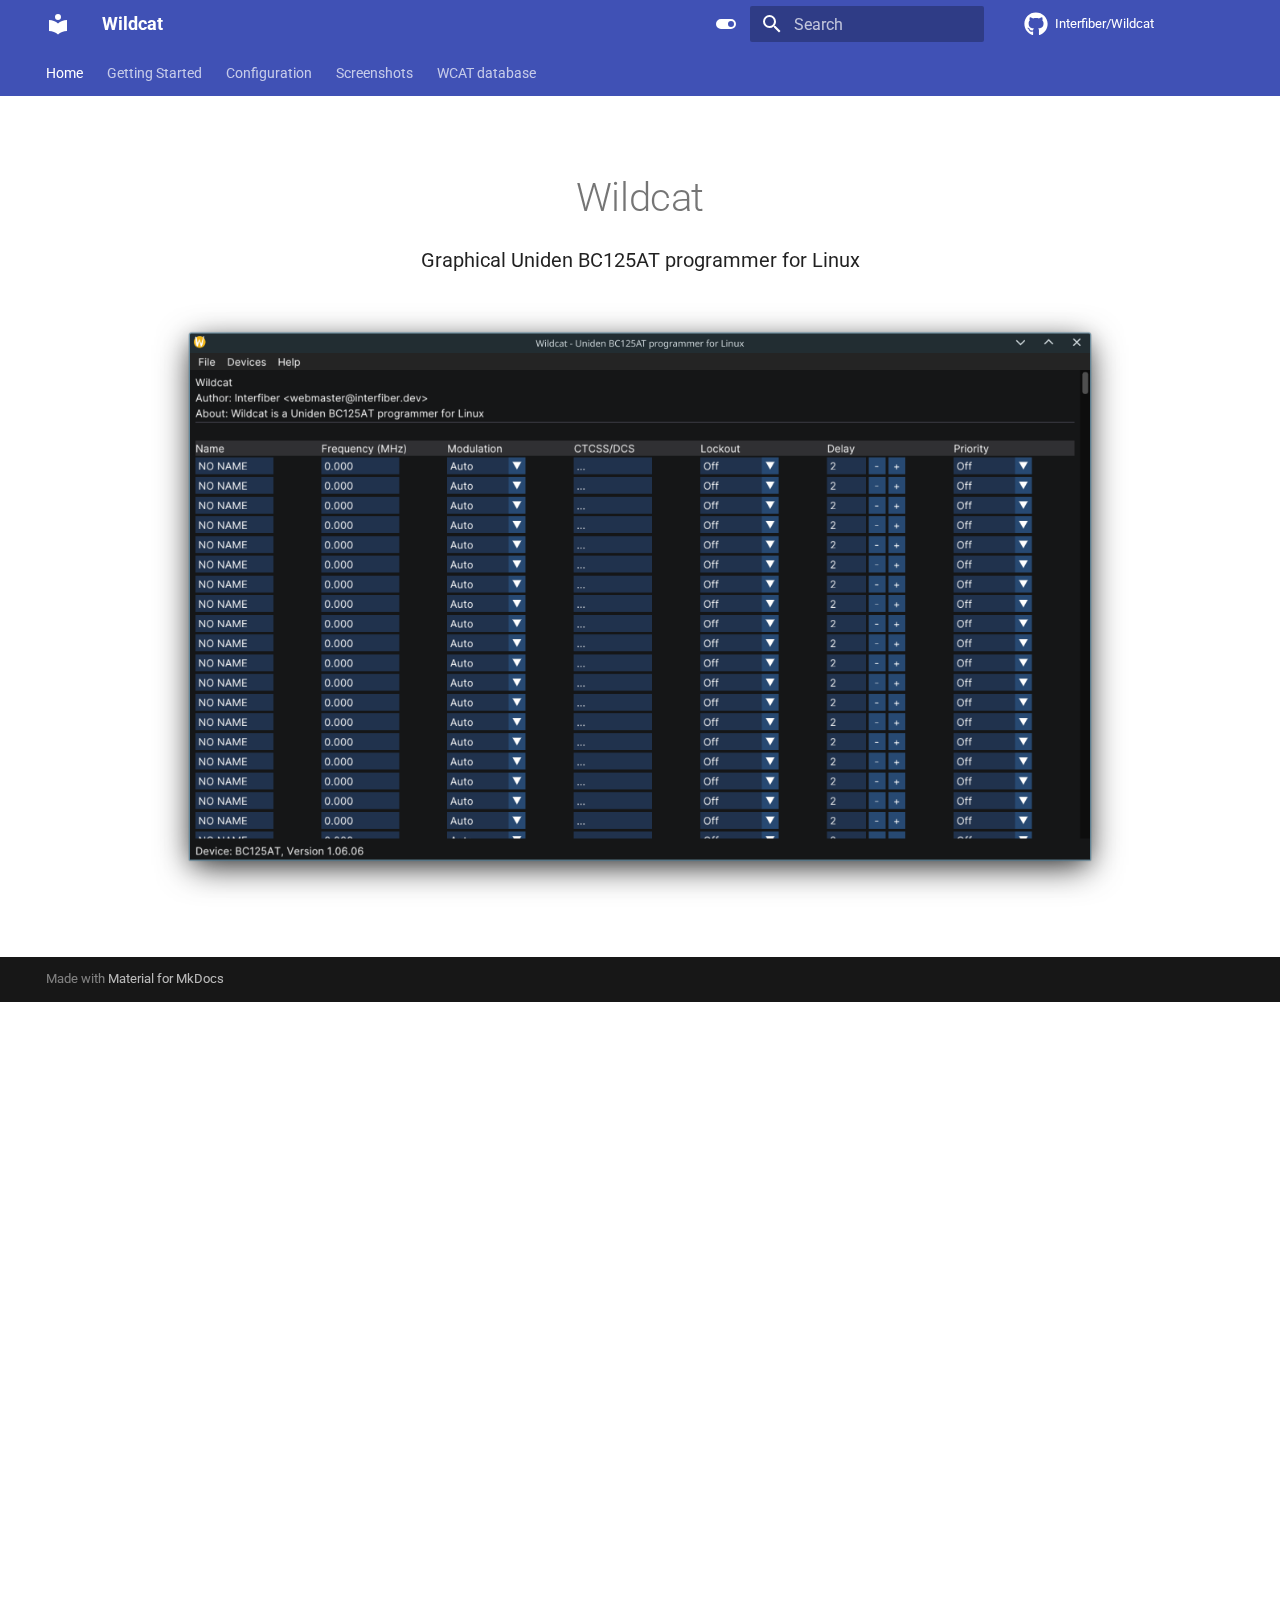
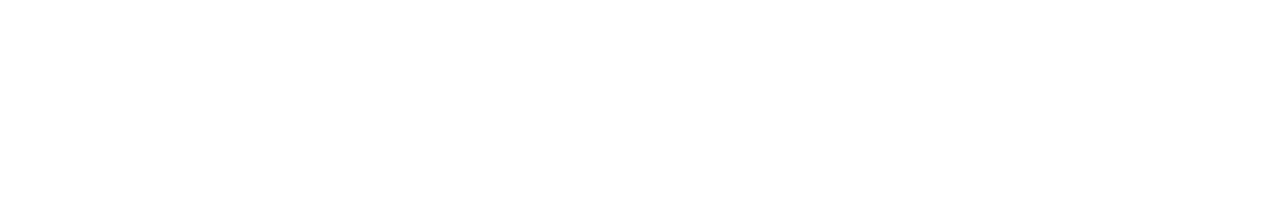
<file: index.html>
<!doctype html>
<html lang="en" class="no-js">
  <head>
    
      <meta charset="utf-8">
      <meta name="viewport" content="width=device-width,initial-scale=1">
      
      
      
      
      
        <link rel="next" href="install/">
      
      
      <link rel="icon" href="assets/images/favicon.png">
      <meta name="generator" content="mkdocs-1.6.0, mkdocs-material-9.5.26">
    
    
      
        <title>Wildcat</title>
      
    
    
      <link rel="stylesheet" href="assets/stylesheets/main.6543a935.min.css">
      
        
        <link rel="stylesheet" href="assets/stylesheets/palette.06af60db.min.css">
      
      


    
    
      
    
    
      
        
        
        <link rel="preconnect" href="https://fonts.gstatic.com" crossorigin>
        <link rel="stylesheet" href="https://fonts.googleapis.com/css?family=Roboto:300,300i,400,400i,700,700i%7CRoboto+Mono:400,400i,700,700i&display=fallback">
        <style>:root{--md-text-font:"Roboto";--md-code-font:"Roboto Mono"}</style>
      
    
    
    <script>__md_scope=new URL(".",location),__md_hash=e=>[...e].reduce((e,_)=>(e<<5)-e+_.charCodeAt(0),0),__md_get=(e,_=localStorage,t=__md_scope)=>JSON.parse(_.getItem(t.pathname+"."+e)),__md_set=(e,_,t=localStorage,a=__md_scope)=>{try{t.setItem(a.pathname+"."+e,JSON.stringify(_))}catch(e){}}</script>
    
      

    
    
    
  </head>
  
  
    
    
      
    
    
    
    
    <body dir="ltr" data-md-color-scheme="default" data-md-color-primary="indigo" data-md-color-accent="indigo">
  
    
    <input class="md-toggle" data-md-toggle="drawer" type="checkbox" id="__drawer" autocomplete="off">
    <input class="md-toggle" data-md-toggle="search" type="checkbox" id="__search" autocomplete="off">
    <label class="md-overlay" for="__drawer"></label>
    <div data-md-component="skip">
      
    </div>
    <div data-md-component="announce">
      
    </div>
    
    
      

<header class="md-header" data-md-component="header">
  <nav class="md-header__inner md-grid" aria-label="Header">
    <a href="." title="Wildcat" class="md-header__button md-logo" aria-label="Wildcat" data-md-component="logo">
      
  
  <svg xmlns="http://www.w3.org/2000/svg" viewBox="0 0 24 24"><path d="M12 8a3 3 0 0 0 3-3 3 3 0 0 0-3-3 3 3 0 0 0-3 3 3 3 0 0 0 3 3m0 3.54C9.64 9.35 6.5 8 3 8v11c3.5 0 6.64 1.35 9 3.54 2.36-2.19 5.5-3.54 9-3.54V8c-3.5 0-6.64 1.35-9 3.54Z"/></svg>

    </a>
    <label class="md-header__button md-icon" for="__drawer">
      
      <svg xmlns="http://www.w3.org/2000/svg" viewBox="0 0 24 24"><path d="M3 6h18v2H3V6m0 5h18v2H3v-2m0 5h18v2H3v-2Z"/></svg>
    </label>
    <div class="md-header__title" data-md-component="header-title">
      <div class="md-header__ellipsis">
        <div class="md-header__topic">
          <span class="md-ellipsis">
            Wildcat
          </span>
        </div>
        <div class="md-header__topic" data-md-component="header-topic">
          <span class="md-ellipsis">
            
              Home
            
          </span>
        </div>
      </div>
    </div>
    
      
        <form class="md-header__option" data-md-component="palette">
  
    
    
    
    <input class="md-option" data-md-color-media="(prefers-color-scheme: light)" data-md-color-scheme="default" data-md-color-primary="indigo" data-md-color-accent="indigo"  aria-label="Switch to dark mode"  type="radio" name="__palette" id="__palette_0">
    
      <label class="md-header__button md-icon" title="Switch to dark mode" for="__palette_1" hidden>
        <svg xmlns="http://www.w3.org/2000/svg" viewBox="0 0 24 24"><path d="M17 7H7a5 5 0 0 0-5 5 5 5 0 0 0 5 5h10a5 5 0 0 0 5-5 5 5 0 0 0-5-5m0 8a3 3 0 0 1-3-3 3 3 0 0 1 3-3 3 3 0 0 1 3 3 3 3 0 0 1-3 3Z"/></svg>
      </label>
    
  
    
    
    
    <input class="md-option" data-md-color-media="(prefers-color-scheme: dark)" data-md-color-scheme="slate" data-md-color-primary="black" data-md-color-accent="indigo"  aria-label="Switch to system preference"  type="radio" name="__palette" id="__palette_1">
    
      <label class="md-header__button md-icon" title="Switch to system preference" for="__palette_0" hidden>
        <svg xmlns="http://www.w3.org/2000/svg" viewBox="0 0 24 24"><path d="M17 7H7a5 5 0 0 0-5 5 5 5 0 0 0 5 5h10a5 5 0 0 0 5-5 5 5 0 0 0-5-5M7 15a3 3 0 0 1-3-3 3 3 0 0 1 3-3 3 3 0 0 1 3 3 3 3 0 0 1-3 3Z"/></svg>
      </label>
    
  
</form>
      
    
    
      <script>var media,input,key,value,palette=__md_get("__palette");if(palette&&palette.color){"(prefers-color-scheme)"===palette.color.media&&(media=matchMedia("(prefers-color-scheme: light)"),input=document.querySelector(media.matches?"[data-md-color-media='(prefers-color-scheme: light)']":"[data-md-color-media='(prefers-color-scheme: dark)']"),palette.color.media=input.getAttribute("data-md-color-media"),palette.color.scheme=input.getAttribute("data-md-color-scheme"),palette.color.primary=input.getAttribute("data-md-color-primary"),palette.color.accent=input.getAttribute("data-md-color-accent"));for([key,value]of Object.entries(palette.color))document.body.setAttribute("data-md-color-"+key,value)}</script>
    
    
    
      <label class="md-header__button md-icon" for="__search">
        
        <svg xmlns="http://www.w3.org/2000/svg" viewBox="0 0 24 24"><path d="M9.5 3A6.5 6.5 0 0 1 16 9.5c0 1.61-.59 3.09-1.56 4.23l.27.27h.79l5 5-1.5 1.5-5-5v-.79l-.27-.27A6.516 6.516 0 0 1 9.5 16 6.5 6.5 0 0 1 3 9.5 6.5 6.5 0 0 1 9.5 3m0 2C7 5 5 7 5 9.5S7 14 9.5 14 14 12 14 9.5 12 5 9.5 5Z"/></svg>
      </label>
      <div class="md-search" data-md-component="search" role="dialog">
  <label class="md-search__overlay" for="__search"></label>
  <div class="md-search__inner" role="search">
    <form class="md-search__form" name="search">
      <input type="text" class="md-search__input" name="query" aria-label="Search" placeholder="Search" autocapitalize="off" autocorrect="off" autocomplete="off" spellcheck="false" data-md-component="search-query" required>
      <label class="md-search__icon md-icon" for="__search">
        
        <svg xmlns="http://www.w3.org/2000/svg" viewBox="0 0 24 24"><path d="M9.5 3A6.5 6.5 0 0 1 16 9.5c0 1.61-.59 3.09-1.56 4.23l.27.27h.79l5 5-1.5 1.5-5-5v-.79l-.27-.27A6.516 6.516 0 0 1 9.5 16 6.5 6.5 0 0 1 3 9.5 6.5 6.5 0 0 1 9.5 3m0 2C7 5 5 7 5 9.5S7 14 9.5 14 14 12 14 9.5 12 5 9.5 5Z"/></svg>
        
        <svg xmlns="http://www.w3.org/2000/svg" viewBox="0 0 24 24"><path d="M20 11v2H8l5.5 5.5-1.42 1.42L4.16 12l7.92-7.92L13.5 5.5 8 11h12Z"/></svg>
      </label>
      <nav class="md-search__options" aria-label="Search">
        
        <button type="reset" class="md-search__icon md-icon" title="Clear" aria-label="Clear" tabindex="-1">
          
          <svg xmlns="http://www.w3.org/2000/svg" viewBox="0 0 24 24"><path d="M19 6.41 17.59 5 12 10.59 6.41 5 5 6.41 10.59 12 5 17.59 6.41 19 12 13.41 17.59 19 19 17.59 13.41 12 19 6.41Z"/></svg>
        </button>
      </nav>
      
    </form>
    <div class="md-search__output">
      <div class="md-search__scrollwrap" tabindex="0" data-md-scrollfix>
        <div class="md-search-result" data-md-component="search-result">
          <div class="md-search-result__meta">
            Initializing search
          </div>
          <ol class="md-search-result__list" role="presentation"></ol>
        </div>
      </div>
    </div>
  </div>
</div>
    
    
      <div class="md-header__source">
        <a href="https://github.com/Interfiber/Wildcat" title="Go to repository" class="md-source" data-md-component="source">
  <div class="md-source__icon md-icon">
    
    <svg xmlns="http://www.w3.org/2000/svg" viewBox="0 0 496 512"><!--! Font Awesome Free 6.5.2 by @fontawesome - https://fontawesome.com License - https://fontawesome.com/license/free (Icons: CC BY 4.0, Fonts: SIL OFL 1.1, Code: MIT License) Copyright 2024 Fonticons, Inc.--><path d="M165.9 397.4c0 2-2.3 3.6-5.2 3.6-3.3.3-5.6-1.3-5.6-3.6 0-2 2.3-3.6 5.2-3.6 3-.3 5.6 1.3 5.6 3.6zm-31.1-4.5c-.7 2 1.3 4.3 4.3 4.9 2.6 1 5.6 0 6.2-2s-1.3-4.3-4.3-5.2c-2.6-.7-5.5.3-6.2 2.3zm44.2-1.7c-2.9.7-4.9 2.6-4.6 4.9.3 2 2.9 3.3 5.9 2.6 2.9-.7 4.9-2.6 4.6-4.6-.3-1.9-3-3.2-5.9-2.9zM244.8 8C106.1 8 0 113.3 0 252c0 110.9 69.8 205.8 169.5 239.2 12.8 2.3 17.3-5.6 17.3-12.1 0-6.2-.3-40.4-.3-61.4 0 0-70 15-84.7-29.8 0 0-11.4-29.1-27.8-36.6 0 0-22.9-15.7 1.6-15.4 0 0 24.9 2 38.6 25.8 21.9 38.6 58.6 27.5 72.9 20.9 2.3-16 8.8-27.1 16-33.7-55.9-6.2-112.3-14.3-112.3-110.5 0-27.5 7.6-41.3 23.6-58.9-2.6-6.5-11.1-33.3 2.6-67.9 20.9-6.5 69 27 69 27 20-5.6 41.5-8.5 62.8-8.5s42.8 2.9 62.8 8.5c0 0 48.1-33.6 69-27 13.7 34.7 5.2 61.4 2.6 67.9 16 17.7 25.8 31.5 25.8 58.9 0 96.5-58.9 104.2-114.8 110.5 9.2 7.9 17 22.9 17 46.4 0 33.7-.3 75.4-.3 83.6 0 6.5 4.6 14.4 17.3 12.1C428.2 457.8 496 362.9 496 252 496 113.3 383.5 8 244.8 8zM97.2 352.9c-1.3 1-1 3.3.7 5.2 1.6 1.6 3.9 2.3 5.2 1 1.3-1 1-3.3-.7-5.2-1.6-1.6-3.9-2.3-5.2-1zm-10.8-8.1c-.7 1.3.3 2.9 2.3 3.9 1.6 1 3.6.7 4.3-.7.7-1.3-.3-2.9-2.3-3.9-2-.6-3.6-.3-4.3.7zm32.4 35.6c-1.6 1.3-1 4.3 1.3 6.2 2.3 2.3 5.2 2.6 6.5 1 1.3-1.3.7-4.3-1.3-6.2-2.2-2.3-5.2-2.6-6.5-1zm-11.4-14.7c-1.6 1-1.6 3.6 0 5.9 1.6 2.3 4.3 3.3 5.6 2.3 1.6-1.3 1.6-3.9 0-6.2-1.4-2.3-4-3.3-5.6-2z"/></svg>
  </div>
  <div class="md-source__repository">
    Interfiber/Wildcat
  </div>
</a>
      </div>
    
  </nav>
  
</header>
    
    <div class="md-container" data-md-component="container">
      
      
        
          
            
<nav class="md-tabs" aria-label="Tabs" data-md-component="tabs">
  <div class="md-grid">
    <ul class="md-tabs__list">
      
        
  
  
    
  
  
    <li class="md-tabs__item md-tabs__item--active">
      <a href="." class="md-tabs__link">
        
  
    
  
  Home

      </a>
    </li>
  

      
        
  
  
  
    
    
      <li class="md-tabs__item">
        <a href="install/" class="md-tabs__link">
          
  
  Getting Started

        </a>
      </li>
    
  

      
        
  
  
  
    <li class="md-tabs__item">
      <a href="config/" class="md-tabs__link">
        
  
    
  
  Configuration

      </a>
    </li>
  

      
        
  
  
  
    <li class="md-tabs__item">
      <a href="screenshots/" class="md-tabs__link">
        
  
    
  
  Screenshots

      </a>
    </li>
  

      
        
  
  
  
    <li class="md-tabs__item">
      <a href="wcat.db/" class="md-tabs__link">
        
  
    
  
  WCAT database

      </a>
    </li>
  

      
    </ul>
  </div>
</nav>
          
        
      
      <main class="md-main" data-md-component="main">
        <div class="md-main__inner md-grid">
          
            
              
                
              
              <div class="md-sidebar md-sidebar--primary" data-md-component="sidebar" data-md-type="navigation" hidden>
                <div class="md-sidebar__scrollwrap">
                  <div class="md-sidebar__inner">
                    


  


<nav class="md-nav md-nav--primary md-nav--lifted" aria-label="Navigation" data-md-level="0">
  <label class="md-nav__title" for="__drawer">
    <a href="." title="Wildcat" class="md-nav__button md-logo" aria-label="Wildcat" data-md-component="logo">
      
  
  <svg xmlns="http://www.w3.org/2000/svg" viewBox="0 0 24 24"><path d="M12 8a3 3 0 0 0 3-3 3 3 0 0 0-3-3 3 3 0 0 0-3 3 3 3 0 0 0 3 3m0 3.54C9.64 9.35 6.5 8 3 8v11c3.5 0 6.64 1.35 9 3.54 2.36-2.19 5.5-3.54 9-3.54V8c-3.5 0-6.64 1.35-9 3.54Z"/></svg>

    </a>
    Wildcat
  </label>
  
    <div class="md-nav__source">
      <a href="https://github.com/Interfiber/Wildcat" title="Go to repository" class="md-source" data-md-component="source">
  <div class="md-source__icon md-icon">
    
    <svg xmlns="http://www.w3.org/2000/svg" viewBox="0 0 496 512"><!--! Font Awesome Free 6.5.2 by @fontawesome - https://fontawesome.com License - https://fontawesome.com/license/free (Icons: CC BY 4.0, Fonts: SIL OFL 1.1, Code: MIT License) Copyright 2024 Fonticons, Inc.--><path d="M165.9 397.4c0 2-2.3 3.6-5.2 3.6-3.3.3-5.6-1.3-5.6-3.6 0-2 2.3-3.6 5.2-3.6 3-.3 5.6 1.3 5.6 3.6zm-31.1-4.5c-.7 2 1.3 4.3 4.3 4.9 2.6 1 5.6 0 6.2-2s-1.3-4.3-4.3-5.2c-2.6-.7-5.5.3-6.2 2.3zm44.2-1.7c-2.9.7-4.9 2.6-4.6 4.9.3 2 2.9 3.3 5.9 2.6 2.9-.7 4.9-2.6 4.6-4.6-.3-1.9-3-3.2-5.9-2.9zM244.8 8C106.1 8 0 113.3 0 252c0 110.9 69.8 205.8 169.5 239.2 12.8 2.3 17.3-5.6 17.3-12.1 0-6.2-.3-40.4-.3-61.4 0 0-70 15-84.7-29.8 0 0-11.4-29.1-27.8-36.6 0 0-22.9-15.7 1.6-15.4 0 0 24.9 2 38.6 25.8 21.9 38.6 58.6 27.5 72.9 20.9 2.3-16 8.8-27.1 16-33.7-55.9-6.2-112.3-14.3-112.3-110.5 0-27.5 7.6-41.3 23.6-58.9-2.6-6.5-11.1-33.3 2.6-67.9 20.9-6.5 69 27 69 27 20-5.6 41.5-8.5 62.8-8.5s42.8 2.9 62.8 8.5c0 0 48.1-33.6 69-27 13.7 34.7 5.2 61.4 2.6 67.9 16 17.7 25.8 31.5 25.8 58.9 0 96.5-58.9 104.2-114.8 110.5 9.2 7.9 17 22.9 17 46.4 0 33.7-.3 75.4-.3 83.6 0 6.5 4.6 14.4 17.3 12.1C428.2 457.8 496 362.9 496 252 496 113.3 383.5 8 244.8 8zM97.2 352.9c-1.3 1-1 3.3.7 5.2 1.6 1.6 3.9 2.3 5.2 1 1.3-1 1-3.3-.7-5.2-1.6-1.6-3.9-2.3-5.2-1zm-10.8-8.1c-.7 1.3.3 2.9 2.3 3.9 1.6 1 3.6.7 4.3-.7.7-1.3-.3-2.9-2.3-3.9-2-.6-3.6-.3-4.3.7zm32.4 35.6c-1.6 1.3-1 4.3 1.3 6.2 2.3 2.3 5.2 2.6 6.5 1 1.3-1.3.7-4.3-1.3-6.2-2.2-2.3-5.2-2.6-6.5-1zm-11.4-14.7c-1.6 1-1.6 3.6 0 5.9 1.6 2.3 4.3 3.3 5.6 2.3 1.6-1.3 1.6-3.9 0-6.2-1.4-2.3-4-3.3-5.6-2z"/></svg>
  </div>
  <div class="md-source__repository">
    Interfiber/Wildcat
  </div>
</a>
    </div>
  
  <ul class="md-nav__list" data-md-scrollfix>
    
      
      
  
  
    
  
  
  
    <li class="md-nav__item md-nav__item--active">
      
      <input class="md-nav__toggle md-toggle" type="checkbox" id="__toc">
      
      
      
      <a href="." class="md-nav__link md-nav__link--active">
        
  
  <span class="md-ellipsis">
    Home
  </span>
  

      </a>
      
    </li>
  

    
      
      
  
  
  
  
    
    
    
      
      
    
    
    <li class="md-nav__item md-nav__item--nested">
      
        
        
        <input class="md-nav__toggle md-toggle " type="checkbox" id="__nav_2" >
        
          
          <label class="md-nav__link" for="__nav_2" id="__nav_2_label" tabindex="0">
            
  
  <span class="md-ellipsis">
    Getting Started
  </span>
  

            <span class="md-nav__icon md-icon"></span>
          </label>
        
        <nav class="md-nav" data-md-level="1" aria-labelledby="__nav_2_label" aria-expanded="false">
          <label class="md-nav__title" for="__nav_2">
            <span class="md-nav__icon md-icon"></span>
            Getting Started
          </label>
          <ul class="md-nav__list" data-md-scrollfix>
            
              
                
  
  
  
  
    <li class="md-nav__item">
      <a href="install/" class="md-nav__link">
        
  
  <span class="md-ellipsis">
    Installation
  </span>
  

      </a>
    </li>
  

              
            
              
                
  
  
  
  
    <li class="md-nav__item">
      <a href="problems/" class="md-nav__link">
        
  
  <span class="md-ellipsis">
    Common Problems
  </span>
  

      </a>
    </li>
  

              
            
          </ul>
        </nav>
      
    </li>
  

    
      
      
  
  
  
  
    <li class="md-nav__item">
      <a href="config/" class="md-nav__link">
        
  
  <span class="md-ellipsis">
    Configuration
  </span>
  

      </a>
    </li>
  

    
      
      
  
  
  
  
    <li class="md-nav__item">
      <a href="screenshots/" class="md-nav__link">
        
  
  <span class="md-ellipsis">
    Screenshots
  </span>
  

      </a>
    </li>
  

    
      
      
  
  
  
  
    <li class="md-nav__item">
      <a href="wcat.db/" class="md-nav__link">
        
  
  <span class="md-ellipsis">
    WCAT database
  </span>
  

      </a>
    </li>
  

    
  </ul>
</nav>
                  </div>
                </div>
              </div>
            
            
              
                
              
              <div class="md-sidebar md-sidebar--secondary" data-md-component="sidebar" data-md-type="toc" hidden>
                <div class="md-sidebar__scrollwrap">
                  <div class="md-sidebar__inner">
                    

<nav class="md-nav md-nav--secondary" aria-label="Table of contents">
  
  
  
  
</nav>
                  </div>
                </div>
              </div>
            
          
          
            <div class="md-content" data-md-component="content">
              <article class="md-content__inner md-typeset">
                
                  

  
  


<p><link rel="stylesheet" href="assets/index.css"></p>
<section class="fusion-home-landing">
    <h1>Wildcat</h1>
    <p>
      Graphical Uniden BC125AT programmer for Linux
    </p>
    <img src="preview_dark.png" width=85%>
</section>







  
  




  



                
              </article>
            </div>
          
          
<script>var target=document.getElementById(location.hash.slice(1));target&&target.name&&(target.checked=target.name.startsWith("__tabbed_"))</script>
        </div>
        
          <button type="button" class="md-top md-icon" data-md-component="top" hidden>
  
  <svg xmlns="http://www.w3.org/2000/svg" viewBox="0 0 24 24"><path d="M13 20h-2V8l-5.5 5.5-1.42-1.42L12 4.16l7.92 7.92-1.42 1.42L13 8v12Z"/></svg>
  Back to top
</button>
        
      </main>
      
        <footer class="md-footer">
  
  <div class="md-footer-meta md-typeset">
    <div class="md-footer-meta__inner md-grid">
      <div class="md-copyright">
  
  
    Made with
    <a href="https://squidfunk.github.io/mkdocs-material/" target="_blank" rel="noopener">
      Material for MkDocs
    </a>
  
</div>
      
    </div>
  </div>
</footer>
      
    </div>
    <div class="md-dialog" data-md-component="dialog">
      <div class="md-dialog__inner md-typeset"></div>
    </div>
    
    
    <script id="__config" type="application/json">{"base": ".", "features": ["navigation.top", "navigation.tabs", "admonition"], "search": "assets/javascripts/workers/search.b8dbb3d2.min.js", "translations": {"clipboard.copied": "Copied to clipboard", "clipboard.copy": "Copy to clipboard", "search.result.more.one": "1 more on this page", "search.result.more.other": "# more on this page", "search.result.none": "No matching documents", "search.result.one": "1 matching document", "search.result.other": "# matching documents", "search.result.placeholder": "Type to start searching", "search.result.term.missing": "Missing", "select.version": "Select version"}}</script>
    
    
      <script src="assets/javascripts/bundle.ad660dcc.min.js"></script>
      
    
  </body>
</html>
</file>
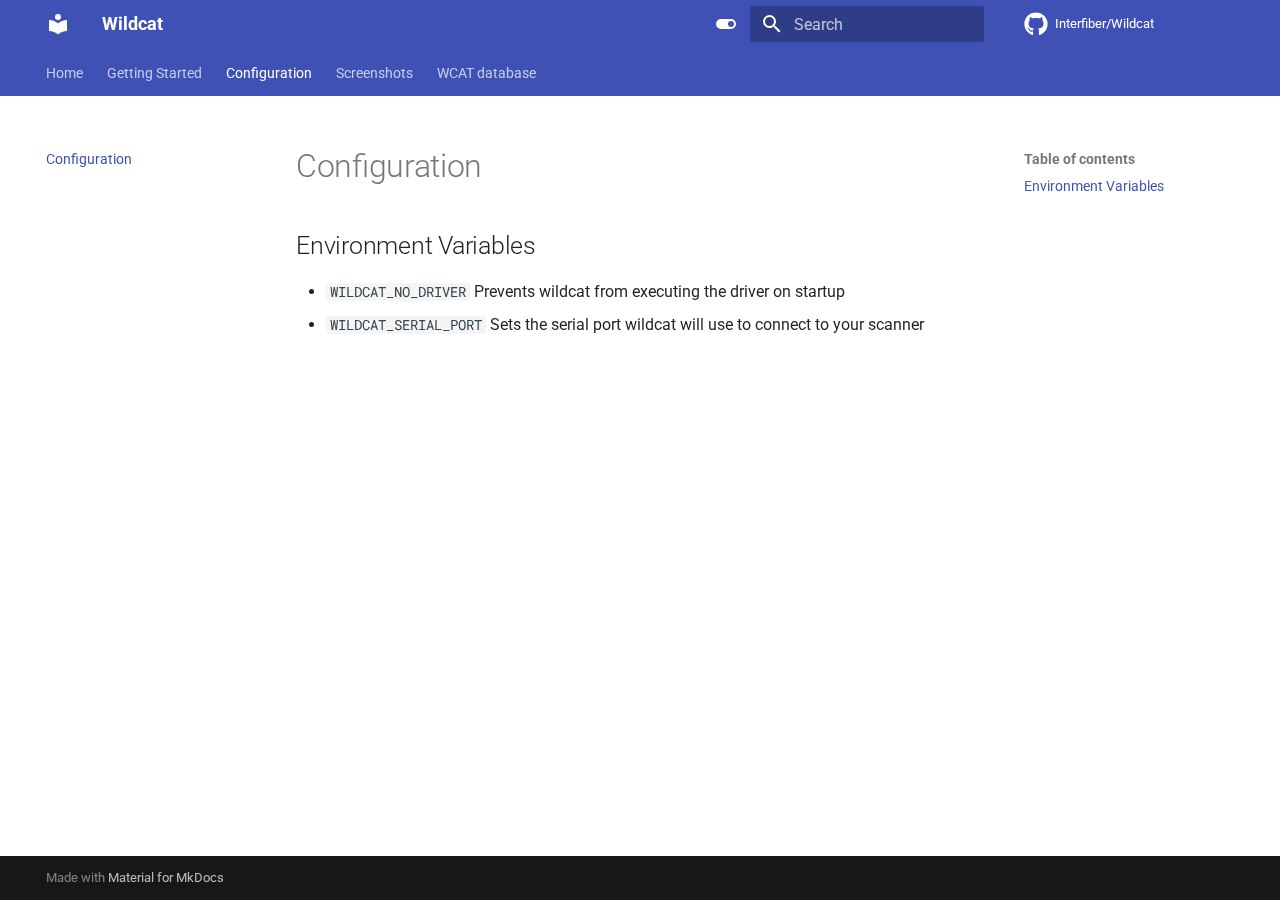
<file: config/index.html>
<!doctype html>
<html lang="en" class="no-js">
  <head>
    
      <meta charset="utf-8">
      <meta name="viewport" content="width=device-width,initial-scale=1">
      
      
      
      
        <link rel="prev" href="../problems/">
      
      
        <link rel="next" href="../screenshots/">
      
      
      <link rel="icon" href="../assets/images/favicon.png">
      <meta name="generator" content="mkdocs-1.6.0, mkdocs-material-9.5.26">
    
    
      
        <title>Configuration - Wildcat</title>
      
    
    
      <link rel="stylesheet" href="../assets/stylesheets/main.6543a935.min.css">
      
        
        <link rel="stylesheet" href="../assets/stylesheets/palette.06af60db.min.css">
      
      


    
    
      
    
    
      
        
        
        <link rel="preconnect" href="https://fonts.gstatic.com" crossorigin>
        <link rel="stylesheet" href="https://fonts.googleapis.com/css?family=Roboto:300,300i,400,400i,700,700i%7CRoboto+Mono:400,400i,700,700i&display=fallback">
        <style>:root{--md-text-font:"Roboto";--md-code-font:"Roboto Mono"}</style>
      
    
    
    <script>__md_scope=new URL("..",location),__md_hash=e=>[...e].reduce((e,_)=>(e<<5)-e+_.charCodeAt(0),0),__md_get=(e,_=localStorage,t=__md_scope)=>JSON.parse(_.getItem(t.pathname+"."+e)),__md_set=(e,_,t=localStorage,a=__md_scope)=>{try{t.setItem(a.pathname+"."+e,JSON.stringify(_))}catch(e){}}</script>
    
      

    
    
    
  </head>
  
  
    
    
      
    
    
    
    
    <body dir="ltr" data-md-color-scheme="default" data-md-color-primary="indigo" data-md-color-accent="indigo">
  
    
    <input class="md-toggle" data-md-toggle="drawer" type="checkbox" id="__drawer" autocomplete="off">
    <input class="md-toggle" data-md-toggle="search" type="checkbox" id="__search" autocomplete="off">
    <label class="md-overlay" for="__drawer"></label>
    <div data-md-component="skip">
      
        
        <a href="#configuration" class="md-skip">
          Skip to content
        </a>
      
    </div>
    <div data-md-component="announce">
      
    </div>
    
    
      

<header class="md-header" data-md-component="header">
  <nav class="md-header__inner md-grid" aria-label="Header">
    <a href=".." title="Wildcat" class="md-header__button md-logo" aria-label="Wildcat" data-md-component="logo">
      
  
  <svg xmlns="http://www.w3.org/2000/svg" viewBox="0 0 24 24"><path d="M12 8a3 3 0 0 0 3-3 3 3 0 0 0-3-3 3 3 0 0 0-3 3 3 3 0 0 0 3 3m0 3.54C9.64 9.35 6.5 8 3 8v11c3.5 0 6.64 1.35 9 3.54 2.36-2.19 5.5-3.54 9-3.54V8c-3.5 0-6.64 1.35-9 3.54Z"/></svg>

    </a>
    <label class="md-header__button md-icon" for="__drawer">
      
      <svg xmlns="http://www.w3.org/2000/svg" viewBox="0 0 24 24"><path d="M3 6h18v2H3V6m0 5h18v2H3v-2m0 5h18v2H3v-2Z"/></svg>
    </label>
    <div class="md-header__title" data-md-component="header-title">
      <div class="md-header__ellipsis">
        <div class="md-header__topic">
          <span class="md-ellipsis">
            Wildcat
          </span>
        </div>
        <div class="md-header__topic" data-md-component="header-topic">
          <span class="md-ellipsis">
            
              Configuration
            
          </span>
        </div>
      </div>
    </div>
    
      
        <form class="md-header__option" data-md-component="palette">
  
    
    
    
    <input class="md-option" data-md-color-media="(prefers-color-scheme: light)" data-md-color-scheme="default" data-md-color-primary="indigo" data-md-color-accent="indigo"  aria-label="Switch to dark mode"  type="radio" name="__palette" id="__palette_0">
    
      <label class="md-header__button md-icon" title="Switch to dark mode" for="__palette_1" hidden>
        <svg xmlns="http://www.w3.org/2000/svg" viewBox="0 0 24 24"><path d="M17 7H7a5 5 0 0 0-5 5 5 5 0 0 0 5 5h10a5 5 0 0 0 5-5 5 5 0 0 0-5-5m0 8a3 3 0 0 1-3-3 3 3 0 0 1 3-3 3 3 0 0 1 3 3 3 3 0 0 1-3 3Z"/></svg>
      </label>
    
  
    
    
    
    <input class="md-option" data-md-color-media="(prefers-color-scheme: dark)" data-md-color-scheme="slate" data-md-color-primary="black" data-md-color-accent="indigo"  aria-label="Switch to system preference"  type="radio" name="__palette" id="__palette_1">
    
      <label class="md-header__button md-icon" title="Switch to system preference" for="__palette_0" hidden>
        <svg xmlns="http://www.w3.org/2000/svg" viewBox="0 0 24 24"><path d="M17 7H7a5 5 0 0 0-5 5 5 5 0 0 0 5 5h10a5 5 0 0 0 5-5 5 5 0 0 0-5-5M7 15a3 3 0 0 1-3-3 3 3 0 0 1 3-3 3 3 0 0 1 3 3 3 3 0 0 1-3 3Z"/></svg>
      </label>
    
  
</form>
      
    
    
      <script>var media,input,key,value,palette=__md_get("__palette");if(palette&&palette.color){"(prefers-color-scheme)"===palette.color.media&&(media=matchMedia("(prefers-color-scheme: light)"),input=document.querySelector(media.matches?"[data-md-color-media='(prefers-color-scheme: light)']":"[data-md-color-media='(prefers-color-scheme: dark)']"),palette.color.media=input.getAttribute("data-md-color-media"),palette.color.scheme=input.getAttribute("data-md-color-scheme"),palette.color.primary=input.getAttribute("data-md-color-primary"),palette.color.accent=input.getAttribute("data-md-color-accent"));for([key,value]of Object.entries(palette.color))document.body.setAttribute("data-md-color-"+key,value)}</script>
    
    
    
      <label class="md-header__button md-icon" for="__search">
        
        <svg xmlns="http://www.w3.org/2000/svg" viewBox="0 0 24 24"><path d="M9.5 3A6.5 6.5 0 0 1 16 9.5c0 1.61-.59 3.09-1.56 4.23l.27.27h.79l5 5-1.5 1.5-5-5v-.79l-.27-.27A6.516 6.516 0 0 1 9.5 16 6.5 6.5 0 0 1 3 9.5 6.5 6.5 0 0 1 9.5 3m0 2C7 5 5 7 5 9.5S7 14 9.5 14 14 12 14 9.5 12 5 9.5 5Z"/></svg>
      </label>
      <div class="md-search" data-md-component="search" role="dialog">
  <label class="md-search__overlay" for="__search"></label>
  <div class="md-search__inner" role="search">
    <form class="md-search__form" name="search">
      <input type="text" class="md-search__input" name="query" aria-label="Search" placeholder="Search" autocapitalize="off" autocorrect="off" autocomplete="off" spellcheck="false" data-md-component="search-query" required>
      <label class="md-search__icon md-icon" for="__search">
        
        <svg xmlns="http://www.w3.org/2000/svg" viewBox="0 0 24 24"><path d="M9.5 3A6.5 6.5 0 0 1 16 9.5c0 1.61-.59 3.09-1.56 4.23l.27.27h.79l5 5-1.5 1.5-5-5v-.79l-.27-.27A6.516 6.516 0 0 1 9.5 16 6.5 6.5 0 0 1 3 9.5 6.5 6.5 0 0 1 9.5 3m0 2C7 5 5 7 5 9.5S7 14 9.5 14 14 12 14 9.5 12 5 9.5 5Z"/></svg>
        
        <svg xmlns="http://www.w3.org/2000/svg" viewBox="0 0 24 24"><path d="M20 11v2H8l5.5 5.5-1.42 1.42L4.16 12l7.92-7.92L13.5 5.5 8 11h12Z"/></svg>
      </label>
      <nav class="md-search__options" aria-label="Search">
        
        <button type="reset" class="md-search__icon md-icon" title="Clear" aria-label="Clear" tabindex="-1">
          
          <svg xmlns="http://www.w3.org/2000/svg" viewBox="0 0 24 24"><path d="M19 6.41 17.59 5 12 10.59 6.41 5 5 6.41 10.59 12 5 17.59 6.41 19 12 13.41 17.59 19 19 17.59 13.41 12 19 6.41Z"/></svg>
        </button>
      </nav>
      
    </form>
    <div class="md-search__output">
      <div class="md-search__scrollwrap" tabindex="0" data-md-scrollfix>
        <div class="md-search-result" data-md-component="search-result">
          <div class="md-search-result__meta">
            Initializing search
          </div>
          <ol class="md-search-result__list" role="presentation"></ol>
        </div>
      </div>
    </div>
  </div>
</div>
    
    
      <div class="md-header__source">
        <a href="https://github.com/Interfiber/Wildcat" title="Go to repository" class="md-source" data-md-component="source">
  <div class="md-source__icon md-icon">
    
    <svg xmlns="http://www.w3.org/2000/svg" viewBox="0 0 496 512"><!--! Font Awesome Free 6.5.2 by @fontawesome - https://fontawesome.com License - https://fontawesome.com/license/free (Icons: CC BY 4.0, Fonts: SIL OFL 1.1, Code: MIT License) Copyright 2024 Fonticons, Inc.--><path d="M165.9 397.4c0 2-2.3 3.6-5.2 3.6-3.3.3-5.6-1.3-5.6-3.6 0-2 2.3-3.6 5.2-3.6 3-.3 5.6 1.3 5.6 3.6zm-31.1-4.5c-.7 2 1.3 4.3 4.3 4.9 2.6 1 5.6 0 6.2-2s-1.3-4.3-4.3-5.2c-2.6-.7-5.5.3-6.2 2.3zm44.2-1.7c-2.9.7-4.9 2.6-4.6 4.9.3 2 2.9 3.3 5.9 2.6 2.9-.7 4.9-2.6 4.6-4.6-.3-1.9-3-3.2-5.9-2.9zM244.8 8C106.1 8 0 113.3 0 252c0 110.9 69.8 205.8 169.5 239.2 12.8 2.3 17.3-5.6 17.3-12.1 0-6.2-.3-40.4-.3-61.4 0 0-70 15-84.7-29.8 0 0-11.4-29.1-27.8-36.6 0 0-22.9-15.7 1.6-15.4 0 0 24.9 2 38.6 25.8 21.9 38.6 58.6 27.5 72.9 20.9 2.3-16 8.8-27.1 16-33.7-55.9-6.2-112.3-14.3-112.3-110.5 0-27.5 7.6-41.3 23.6-58.9-2.6-6.5-11.1-33.3 2.6-67.9 20.9-6.5 69 27 69 27 20-5.6 41.5-8.5 62.8-8.5s42.8 2.9 62.8 8.5c0 0 48.1-33.6 69-27 13.7 34.7 5.2 61.4 2.6 67.9 16 17.7 25.8 31.5 25.8 58.9 0 96.5-58.9 104.2-114.8 110.5 9.2 7.9 17 22.9 17 46.4 0 33.7-.3 75.4-.3 83.6 0 6.5 4.6 14.4 17.3 12.1C428.2 457.8 496 362.9 496 252 496 113.3 383.5 8 244.8 8zM97.2 352.9c-1.3 1-1 3.3.7 5.2 1.6 1.6 3.9 2.3 5.2 1 1.3-1 1-3.3-.7-5.2-1.6-1.6-3.9-2.3-5.2-1zm-10.8-8.1c-.7 1.3.3 2.9 2.3 3.9 1.6 1 3.6.7 4.3-.7.7-1.3-.3-2.9-2.3-3.9-2-.6-3.6-.3-4.3.7zm32.4 35.6c-1.6 1.3-1 4.3 1.3 6.2 2.3 2.3 5.2 2.6 6.5 1 1.3-1.3.7-4.3-1.3-6.2-2.2-2.3-5.2-2.6-6.5-1zm-11.4-14.7c-1.6 1-1.6 3.6 0 5.9 1.6 2.3 4.3 3.3 5.6 2.3 1.6-1.3 1.6-3.9 0-6.2-1.4-2.3-4-3.3-5.6-2z"/></svg>
  </div>
  <div class="md-source__repository">
    Interfiber/Wildcat
  </div>
</a>
      </div>
    
  </nav>
  
</header>
    
    <div class="md-container" data-md-component="container">
      
      
        
          
            
<nav class="md-tabs" aria-label="Tabs" data-md-component="tabs">
  <div class="md-grid">
    <ul class="md-tabs__list">
      
        
  
  
  
    <li class="md-tabs__item">
      <a href=".." class="md-tabs__link">
        
  
    
  
  Home

      </a>
    </li>
  

      
        
  
  
  
    
    
      <li class="md-tabs__item">
        <a href="../install/" class="md-tabs__link">
          
  
  Getting Started

        </a>
      </li>
    
  

      
        
  
  
    
  
  
    <li class="md-tabs__item md-tabs__item--active">
      <a href="./" class="md-tabs__link">
        
  
    
  
  Configuration

      </a>
    </li>
  

      
        
  
  
  
    <li class="md-tabs__item">
      <a href="../screenshots/" class="md-tabs__link">
        
  
    
  
  Screenshots

      </a>
    </li>
  

      
        
  
  
  
    <li class="md-tabs__item">
      <a href="../wcat.db/" class="md-tabs__link">
        
  
    
  
  WCAT database

      </a>
    </li>
  

      
    </ul>
  </div>
</nav>
          
        
      
      <main class="md-main" data-md-component="main">
        <div class="md-main__inner md-grid">
          
            
              
              <div class="md-sidebar md-sidebar--primary" data-md-component="sidebar" data-md-type="navigation" >
                <div class="md-sidebar__scrollwrap">
                  <div class="md-sidebar__inner">
                    


  


<nav class="md-nav md-nav--primary md-nav--lifted" aria-label="Navigation" data-md-level="0">
  <label class="md-nav__title" for="__drawer">
    <a href=".." title="Wildcat" class="md-nav__button md-logo" aria-label="Wildcat" data-md-component="logo">
      
  
  <svg xmlns="http://www.w3.org/2000/svg" viewBox="0 0 24 24"><path d="M12 8a3 3 0 0 0 3-3 3 3 0 0 0-3-3 3 3 0 0 0-3 3 3 3 0 0 0 3 3m0 3.54C9.64 9.35 6.5 8 3 8v11c3.5 0 6.64 1.35 9 3.54 2.36-2.19 5.5-3.54 9-3.54V8c-3.5 0-6.64 1.35-9 3.54Z"/></svg>

    </a>
    Wildcat
  </label>
  
    <div class="md-nav__source">
      <a href="https://github.com/Interfiber/Wildcat" title="Go to repository" class="md-source" data-md-component="source">
  <div class="md-source__icon md-icon">
    
    <svg xmlns="http://www.w3.org/2000/svg" viewBox="0 0 496 512"><!--! Font Awesome Free 6.5.2 by @fontawesome - https://fontawesome.com License - https://fontawesome.com/license/free (Icons: CC BY 4.0, Fonts: SIL OFL 1.1, Code: MIT License) Copyright 2024 Fonticons, Inc.--><path d="M165.9 397.4c0 2-2.3 3.6-5.2 3.6-3.3.3-5.6-1.3-5.6-3.6 0-2 2.3-3.6 5.2-3.6 3-.3 5.6 1.3 5.6 3.6zm-31.1-4.5c-.7 2 1.3 4.3 4.3 4.9 2.6 1 5.6 0 6.2-2s-1.3-4.3-4.3-5.2c-2.6-.7-5.5.3-6.2 2.3zm44.2-1.7c-2.9.7-4.9 2.6-4.6 4.9.3 2 2.9 3.3 5.9 2.6 2.9-.7 4.9-2.6 4.6-4.6-.3-1.9-3-3.2-5.9-2.9zM244.8 8C106.1 8 0 113.3 0 252c0 110.9 69.8 205.8 169.5 239.2 12.8 2.3 17.3-5.6 17.3-12.1 0-6.2-.3-40.4-.3-61.4 0 0-70 15-84.7-29.8 0 0-11.4-29.1-27.8-36.6 0 0-22.9-15.7 1.6-15.4 0 0 24.9 2 38.6 25.8 21.9 38.6 58.6 27.5 72.9 20.9 2.3-16 8.8-27.1 16-33.7-55.9-6.2-112.3-14.3-112.3-110.5 0-27.5 7.6-41.3 23.6-58.9-2.6-6.5-11.1-33.3 2.6-67.9 20.9-6.5 69 27 69 27 20-5.6 41.5-8.5 62.8-8.5s42.8 2.9 62.8 8.5c0 0 48.1-33.6 69-27 13.7 34.7 5.2 61.4 2.6 67.9 16 17.7 25.8 31.5 25.8 58.9 0 96.5-58.9 104.2-114.8 110.5 9.2 7.9 17 22.9 17 46.4 0 33.7-.3 75.4-.3 83.6 0 6.5 4.6 14.4 17.3 12.1C428.2 457.8 496 362.9 496 252 496 113.3 383.5 8 244.8 8zM97.2 352.9c-1.3 1-1 3.3.7 5.2 1.6 1.6 3.9 2.3 5.2 1 1.3-1 1-3.3-.7-5.2-1.6-1.6-3.9-2.3-5.2-1zm-10.8-8.1c-.7 1.3.3 2.9 2.3 3.9 1.6 1 3.6.7 4.3-.7.7-1.3-.3-2.9-2.3-3.9-2-.6-3.6-.3-4.3.7zm32.4 35.6c-1.6 1.3-1 4.3 1.3 6.2 2.3 2.3 5.2 2.6 6.5 1 1.3-1.3.7-4.3-1.3-6.2-2.2-2.3-5.2-2.6-6.5-1zm-11.4-14.7c-1.6 1-1.6 3.6 0 5.9 1.6 2.3 4.3 3.3 5.6 2.3 1.6-1.3 1.6-3.9 0-6.2-1.4-2.3-4-3.3-5.6-2z"/></svg>
  </div>
  <div class="md-source__repository">
    Interfiber/Wildcat
  </div>
</a>
    </div>
  
  <ul class="md-nav__list" data-md-scrollfix>
    
      
      
  
  
  
  
    <li class="md-nav__item">
      <a href=".." class="md-nav__link">
        
  
  <span class="md-ellipsis">
    Home
  </span>
  

      </a>
    </li>
  

    
      
      
  
  
  
  
    
    
    
      
      
    
    
    <li class="md-nav__item md-nav__item--nested">
      
        
        
        <input class="md-nav__toggle md-toggle " type="checkbox" id="__nav_2" >
        
          
          <label class="md-nav__link" for="__nav_2" id="__nav_2_label" tabindex="0">
            
  
  <span class="md-ellipsis">
    Getting Started
  </span>
  

            <span class="md-nav__icon md-icon"></span>
          </label>
        
        <nav class="md-nav" data-md-level="1" aria-labelledby="__nav_2_label" aria-expanded="false">
          <label class="md-nav__title" for="__nav_2">
            <span class="md-nav__icon md-icon"></span>
            Getting Started
          </label>
          <ul class="md-nav__list" data-md-scrollfix>
            
              
                
  
  
  
  
    <li class="md-nav__item">
      <a href="../install/" class="md-nav__link">
        
  
  <span class="md-ellipsis">
    Installation
  </span>
  

      </a>
    </li>
  

              
            
              
                
  
  
  
  
    <li class="md-nav__item">
      <a href="../problems/" class="md-nav__link">
        
  
  <span class="md-ellipsis">
    Common Problems
  </span>
  

      </a>
    </li>
  

              
            
          </ul>
        </nav>
      
    </li>
  

    
      
      
  
  
    
  
  
  
    <li class="md-nav__item md-nav__item--active">
      
      <input class="md-nav__toggle md-toggle" type="checkbox" id="__toc">
      
      
        
      
      
        <label class="md-nav__link md-nav__link--active" for="__toc">
          
  
  <span class="md-ellipsis">
    Configuration
  </span>
  

          <span class="md-nav__icon md-icon"></span>
        </label>
      
      <a href="./" class="md-nav__link md-nav__link--active">
        
  
  <span class="md-ellipsis">
    Configuration
  </span>
  

      </a>
      
        

<nav class="md-nav md-nav--secondary" aria-label="Table of contents">
  
  
  
    
  
  
    <label class="md-nav__title" for="__toc">
      <span class="md-nav__icon md-icon"></span>
      Table of contents
    </label>
    <ul class="md-nav__list" data-md-component="toc" data-md-scrollfix>
      
        <li class="md-nav__item">
  <a href="#environment-variables" class="md-nav__link">
    <span class="md-ellipsis">
      Environment Variables
    </span>
  </a>
  
</li>
      
    </ul>
  
</nav>
      
    </li>
  

    
      
      
  
  
  
  
    <li class="md-nav__item">
      <a href="../screenshots/" class="md-nav__link">
        
  
  <span class="md-ellipsis">
    Screenshots
  </span>
  

      </a>
    </li>
  

    
      
      
  
  
  
  
    <li class="md-nav__item">
      <a href="../wcat.db/" class="md-nav__link">
        
  
  <span class="md-ellipsis">
    WCAT database
  </span>
  

      </a>
    </li>
  

    
  </ul>
</nav>
                  </div>
                </div>
              </div>
            
            
              
              <div class="md-sidebar md-sidebar--secondary" data-md-component="sidebar" data-md-type="toc" >
                <div class="md-sidebar__scrollwrap">
                  <div class="md-sidebar__inner">
                    

<nav class="md-nav md-nav--secondary" aria-label="Table of contents">
  
  
  
    
  
  
    <label class="md-nav__title" for="__toc">
      <span class="md-nav__icon md-icon"></span>
      Table of contents
    </label>
    <ul class="md-nav__list" data-md-component="toc" data-md-scrollfix>
      
        <li class="md-nav__item">
  <a href="#environment-variables" class="md-nav__link">
    <span class="md-ellipsis">
      Environment Variables
    </span>
  </a>
  
</li>
      
    </ul>
  
</nav>
                  </div>
                </div>
              </div>
            
          
          
            <div class="md-content" data-md-component="content">
              <article class="md-content__inner md-typeset">
                
                  

  
  


<h1 id="configuration">Configuration</h1>
<h2 id="environment-variables">Environment Variables</h2>
<ul>
<li><code>WILDCAT_NO_DRIVER</code> Prevents wildcat from executing the driver on startup</li>
<li><code>WILDCAT_SERIAL_PORT</code> Sets the serial port wildcat will use to connect to your scanner</li>
</ul>












                
              </article>
            </div>
          
          
<script>var target=document.getElementById(location.hash.slice(1));target&&target.name&&(target.checked=target.name.startsWith("__tabbed_"))</script>
        </div>
        
          <button type="button" class="md-top md-icon" data-md-component="top" hidden>
  
  <svg xmlns="http://www.w3.org/2000/svg" viewBox="0 0 24 24"><path d="M13 20h-2V8l-5.5 5.5-1.42-1.42L12 4.16l7.92 7.92-1.42 1.42L13 8v12Z"/></svg>
  Back to top
</button>
        
      </main>
      
        <footer class="md-footer">
  
  <div class="md-footer-meta md-typeset">
    <div class="md-footer-meta__inner md-grid">
      <div class="md-copyright">
  
  
    Made with
    <a href="https://squidfunk.github.io/mkdocs-material/" target="_blank" rel="noopener">
      Material for MkDocs
    </a>
  
</div>
      
    </div>
  </div>
</footer>
      
    </div>
    <div class="md-dialog" data-md-component="dialog">
      <div class="md-dialog__inner md-typeset"></div>
    </div>
    
    
    <script id="__config" type="application/json">{"base": "..", "features": ["navigation.top", "navigation.tabs", "admonition"], "search": "../assets/javascripts/workers/search.b8dbb3d2.min.js", "translations": {"clipboard.copied": "Copied to clipboard", "clipboard.copy": "Copy to clipboard", "search.result.more.one": "1 more on this page", "search.result.more.other": "# more on this page", "search.result.none": "No matching documents", "search.result.one": "1 matching document", "search.result.other": "# matching documents", "search.result.placeholder": "Type to start searching", "search.result.term.missing": "Missing", "select.version": "Select version"}}</script>
    
    
      <script src="../assets/javascripts/bundle.ad660dcc.min.js"></script>
      
    
  </body>
</html>
</file>
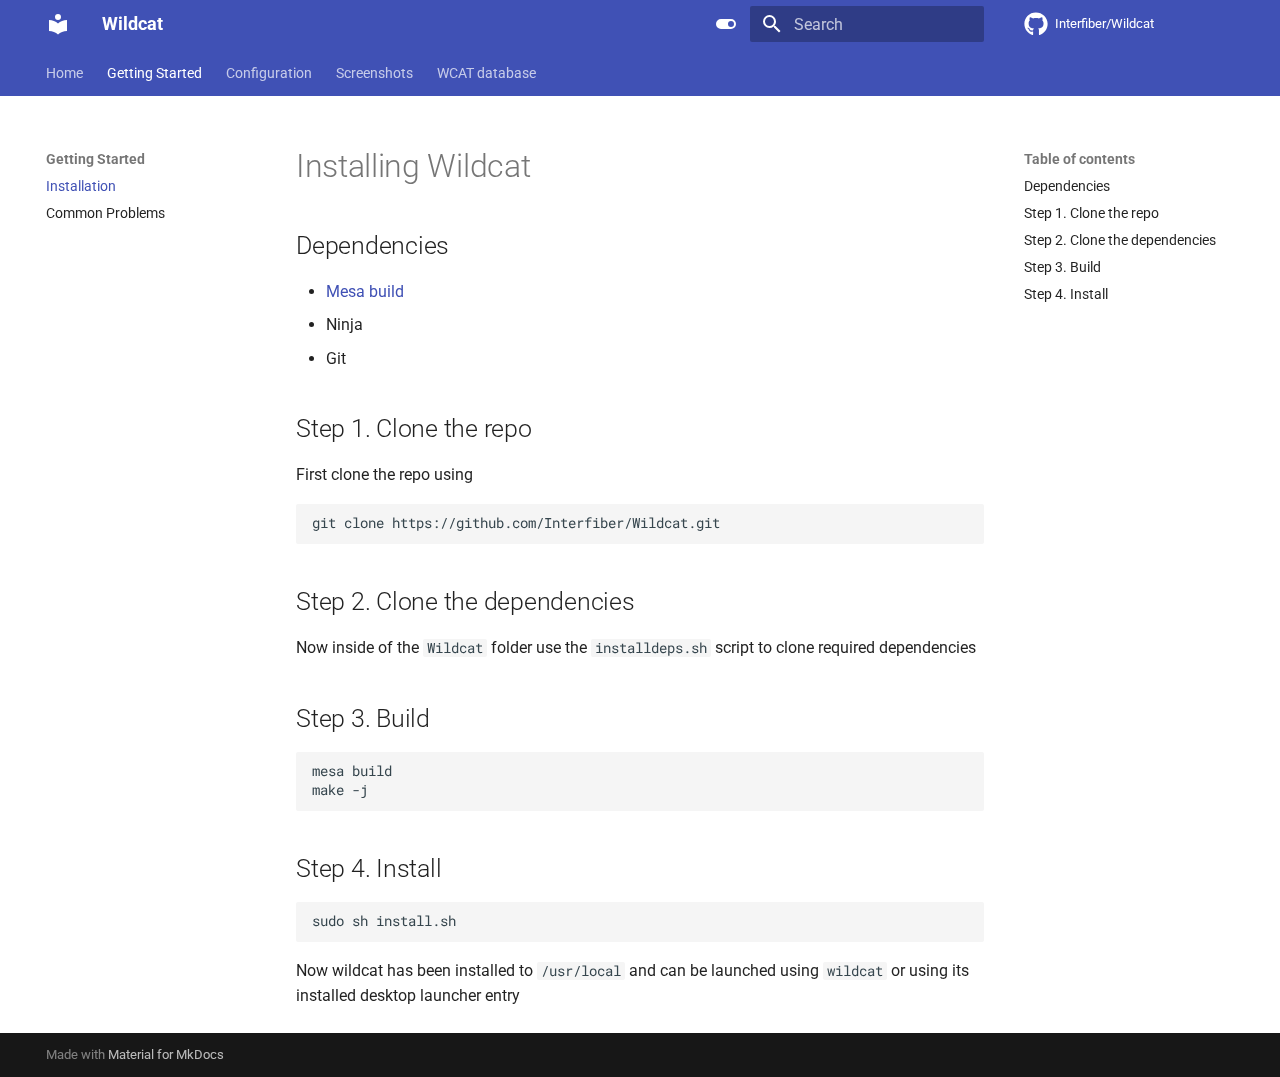
<file: install/index.html>
<!doctype html>
<html lang="en" class="no-js">
  <head>
    
      <meta charset="utf-8">
      <meta name="viewport" content="width=device-width,initial-scale=1">
      
      
      
      
        <link rel="prev" href="..">
      
      
        <link rel="next" href="../problems/">
      
      
      <link rel="icon" href="../assets/images/favicon.png">
      <meta name="generator" content="mkdocs-1.6.0, mkdocs-material-9.5.26">
    
    
      
        <title>Installation - Wildcat</title>
      
    
    
      <link rel="stylesheet" href="../assets/stylesheets/main.6543a935.min.css">
      
        
        <link rel="stylesheet" href="../assets/stylesheets/palette.06af60db.min.css">
      
      


    
    
      
    
    
      
        
        
        <link rel="preconnect" href="https://fonts.gstatic.com" crossorigin>
        <link rel="stylesheet" href="https://fonts.googleapis.com/css?family=Roboto:300,300i,400,400i,700,700i%7CRoboto+Mono:400,400i,700,700i&display=fallback">
        <style>:root{--md-text-font:"Roboto";--md-code-font:"Roboto Mono"}</style>
      
    
    
    <script>__md_scope=new URL("..",location),__md_hash=e=>[...e].reduce((e,_)=>(e<<5)-e+_.charCodeAt(0),0),__md_get=(e,_=localStorage,t=__md_scope)=>JSON.parse(_.getItem(t.pathname+"."+e)),__md_set=(e,_,t=localStorage,a=__md_scope)=>{try{t.setItem(a.pathname+"."+e,JSON.stringify(_))}catch(e){}}</script>
    
      

    
    
    
  </head>
  
  
    
    
      
    
    
    
    
    <body dir="ltr" data-md-color-scheme="default" data-md-color-primary="indigo" data-md-color-accent="indigo">
  
    
    <input class="md-toggle" data-md-toggle="drawer" type="checkbox" id="__drawer" autocomplete="off">
    <input class="md-toggle" data-md-toggle="search" type="checkbox" id="__search" autocomplete="off">
    <label class="md-overlay" for="__drawer"></label>
    <div data-md-component="skip">
      
        
        <a href="#installing-wildcat" class="md-skip">
          Skip to content
        </a>
      
    </div>
    <div data-md-component="announce">
      
    </div>
    
    
      

<header class="md-header" data-md-component="header">
  <nav class="md-header__inner md-grid" aria-label="Header">
    <a href=".." title="Wildcat" class="md-header__button md-logo" aria-label="Wildcat" data-md-component="logo">
      
  
  <svg xmlns="http://www.w3.org/2000/svg" viewBox="0 0 24 24"><path d="M12 8a3 3 0 0 0 3-3 3 3 0 0 0-3-3 3 3 0 0 0-3 3 3 3 0 0 0 3 3m0 3.54C9.64 9.35 6.5 8 3 8v11c3.5 0 6.64 1.35 9 3.54 2.36-2.19 5.5-3.54 9-3.54V8c-3.5 0-6.64 1.35-9 3.54Z"/></svg>

    </a>
    <label class="md-header__button md-icon" for="__drawer">
      
      <svg xmlns="http://www.w3.org/2000/svg" viewBox="0 0 24 24"><path d="M3 6h18v2H3V6m0 5h18v2H3v-2m0 5h18v2H3v-2Z"/></svg>
    </label>
    <div class="md-header__title" data-md-component="header-title">
      <div class="md-header__ellipsis">
        <div class="md-header__topic">
          <span class="md-ellipsis">
            Wildcat
          </span>
        </div>
        <div class="md-header__topic" data-md-component="header-topic">
          <span class="md-ellipsis">
            
              Installation
            
          </span>
        </div>
      </div>
    </div>
    
      
        <form class="md-header__option" data-md-component="palette">
  
    
    
    
    <input class="md-option" data-md-color-media="(prefers-color-scheme: light)" data-md-color-scheme="default" data-md-color-primary="indigo" data-md-color-accent="indigo"  aria-label="Switch to dark mode"  type="radio" name="__palette" id="__palette_0">
    
      <label class="md-header__button md-icon" title="Switch to dark mode" for="__palette_1" hidden>
        <svg xmlns="http://www.w3.org/2000/svg" viewBox="0 0 24 24"><path d="M17 7H7a5 5 0 0 0-5 5 5 5 0 0 0 5 5h10a5 5 0 0 0 5-5 5 5 0 0 0-5-5m0 8a3 3 0 0 1-3-3 3 3 0 0 1 3-3 3 3 0 0 1 3 3 3 3 0 0 1-3 3Z"/></svg>
      </label>
    
  
    
    
    
    <input class="md-option" data-md-color-media="(prefers-color-scheme: dark)" data-md-color-scheme="slate" data-md-color-primary="black" data-md-color-accent="indigo"  aria-label="Switch to system preference"  type="radio" name="__palette" id="__palette_1">
    
      <label class="md-header__button md-icon" title="Switch to system preference" for="__palette_0" hidden>
        <svg xmlns="http://www.w3.org/2000/svg" viewBox="0 0 24 24"><path d="M17 7H7a5 5 0 0 0-5 5 5 5 0 0 0 5 5h10a5 5 0 0 0 5-5 5 5 0 0 0-5-5M7 15a3 3 0 0 1-3-3 3 3 0 0 1 3-3 3 3 0 0 1 3 3 3 3 0 0 1-3 3Z"/></svg>
      </label>
    
  
</form>
      
    
    
      <script>var media,input,key,value,palette=__md_get("__palette");if(palette&&palette.color){"(prefers-color-scheme)"===palette.color.media&&(media=matchMedia("(prefers-color-scheme: light)"),input=document.querySelector(media.matches?"[data-md-color-media='(prefers-color-scheme: light)']":"[data-md-color-media='(prefers-color-scheme: dark)']"),palette.color.media=input.getAttribute("data-md-color-media"),palette.color.scheme=input.getAttribute("data-md-color-scheme"),palette.color.primary=input.getAttribute("data-md-color-primary"),palette.color.accent=input.getAttribute("data-md-color-accent"));for([key,value]of Object.entries(palette.color))document.body.setAttribute("data-md-color-"+key,value)}</script>
    
    
    
      <label class="md-header__button md-icon" for="__search">
        
        <svg xmlns="http://www.w3.org/2000/svg" viewBox="0 0 24 24"><path d="M9.5 3A6.5 6.5 0 0 1 16 9.5c0 1.61-.59 3.09-1.56 4.23l.27.27h.79l5 5-1.5 1.5-5-5v-.79l-.27-.27A6.516 6.516 0 0 1 9.5 16 6.5 6.5 0 0 1 3 9.5 6.5 6.5 0 0 1 9.5 3m0 2C7 5 5 7 5 9.5S7 14 9.5 14 14 12 14 9.5 12 5 9.5 5Z"/></svg>
      </label>
      <div class="md-search" data-md-component="search" role="dialog">
  <label class="md-search__overlay" for="__search"></label>
  <div class="md-search__inner" role="search">
    <form class="md-search__form" name="search">
      <input type="text" class="md-search__input" name="query" aria-label="Search" placeholder="Search" autocapitalize="off" autocorrect="off" autocomplete="off" spellcheck="false" data-md-component="search-query" required>
      <label class="md-search__icon md-icon" for="__search">
        
        <svg xmlns="http://www.w3.org/2000/svg" viewBox="0 0 24 24"><path d="M9.5 3A6.5 6.5 0 0 1 16 9.5c0 1.61-.59 3.09-1.56 4.23l.27.27h.79l5 5-1.5 1.5-5-5v-.79l-.27-.27A6.516 6.516 0 0 1 9.5 16 6.5 6.5 0 0 1 3 9.5 6.5 6.5 0 0 1 9.5 3m0 2C7 5 5 7 5 9.5S7 14 9.5 14 14 12 14 9.5 12 5 9.5 5Z"/></svg>
        
        <svg xmlns="http://www.w3.org/2000/svg" viewBox="0 0 24 24"><path d="M20 11v2H8l5.5 5.5-1.42 1.42L4.16 12l7.92-7.92L13.5 5.5 8 11h12Z"/></svg>
      </label>
      <nav class="md-search__options" aria-label="Search">
        
        <button type="reset" class="md-search__icon md-icon" title="Clear" aria-label="Clear" tabindex="-1">
          
          <svg xmlns="http://www.w3.org/2000/svg" viewBox="0 0 24 24"><path d="M19 6.41 17.59 5 12 10.59 6.41 5 5 6.41 10.59 12 5 17.59 6.41 19 12 13.41 17.59 19 19 17.59 13.41 12 19 6.41Z"/></svg>
        </button>
      </nav>
      
    </form>
    <div class="md-search__output">
      <div class="md-search__scrollwrap" tabindex="0" data-md-scrollfix>
        <div class="md-search-result" data-md-component="search-result">
          <div class="md-search-result__meta">
            Initializing search
          </div>
          <ol class="md-search-result__list" role="presentation"></ol>
        </div>
      </div>
    </div>
  </div>
</div>
    
    
      <div class="md-header__source">
        <a href="https://github.com/Interfiber/Wildcat" title="Go to repository" class="md-source" data-md-component="source">
  <div class="md-source__icon md-icon">
    
    <svg xmlns="http://www.w3.org/2000/svg" viewBox="0 0 496 512"><!--! Font Awesome Free 6.5.2 by @fontawesome - https://fontawesome.com License - https://fontawesome.com/license/free (Icons: CC BY 4.0, Fonts: SIL OFL 1.1, Code: MIT License) Copyright 2024 Fonticons, Inc.--><path d="M165.9 397.4c0 2-2.3 3.6-5.2 3.6-3.3.3-5.6-1.3-5.6-3.6 0-2 2.3-3.6 5.2-3.6 3-.3 5.6 1.3 5.6 3.6zm-31.1-4.5c-.7 2 1.3 4.3 4.3 4.9 2.6 1 5.6 0 6.2-2s-1.3-4.3-4.3-5.2c-2.6-.7-5.5.3-6.2 2.3zm44.2-1.7c-2.9.7-4.9 2.6-4.6 4.9.3 2 2.9 3.3 5.9 2.6 2.9-.7 4.9-2.6 4.6-4.6-.3-1.9-3-3.2-5.9-2.9zM244.8 8C106.1 8 0 113.3 0 252c0 110.9 69.8 205.8 169.5 239.2 12.8 2.3 17.3-5.6 17.3-12.1 0-6.2-.3-40.4-.3-61.4 0 0-70 15-84.7-29.8 0 0-11.4-29.1-27.8-36.6 0 0-22.9-15.7 1.6-15.4 0 0 24.9 2 38.6 25.8 21.9 38.6 58.6 27.5 72.9 20.9 2.3-16 8.8-27.1 16-33.7-55.9-6.2-112.3-14.3-112.3-110.5 0-27.5 7.6-41.3 23.6-58.9-2.6-6.5-11.1-33.3 2.6-67.9 20.9-6.5 69 27 69 27 20-5.6 41.5-8.5 62.8-8.5s42.8 2.9 62.8 8.5c0 0 48.1-33.6 69-27 13.7 34.7 5.2 61.4 2.6 67.9 16 17.7 25.8 31.5 25.8 58.9 0 96.5-58.9 104.2-114.8 110.5 9.2 7.9 17 22.9 17 46.4 0 33.7-.3 75.4-.3 83.6 0 6.5 4.6 14.4 17.3 12.1C428.2 457.8 496 362.9 496 252 496 113.3 383.5 8 244.8 8zM97.2 352.9c-1.3 1-1 3.3.7 5.2 1.6 1.6 3.9 2.3 5.2 1 1.3-1 1-3.3-.7-5.2-1.6-1.6-3.9-2.3-5.2-1zm-10.8-8.1c-.7 1.3.3 2.9 2.3 3.9 1.6 1 3.6.7 4.3-.7.7-1.3-.3-2.9-2.3-3.9-2-.6-3.6-.3-4.3.7zm32.4 35.6c-1.6 1.3-1 4.3 1.3 6.2 2.3 2.3 5.2 2.6 6.5 1 1.3-1.3.7-4.3-1.3-6.2-2.2-2.3-5.2-2.6-6.5-1zm-11.4-14.7c-1.6 1-1.6 3.6 0 5.9 1.6 2.3 4.3 3.3 5.6 2.3 1.6-1.3 1.6-3.9 0-6.2-1.4-2.3-4-3.3-5.6-2z"/></svg>
  </div>
  <div class="md-source__repository">
    Interfiber/Wildcat
  </div>
</a>
      </div>
    
  </nav>
  
</header>
    
    <div class="md-container" data-md-component="container">
      
      
        
          
            
<nav class="md-tabs" aria-label="Tabs" data-md-component="tabs">
  <div class="md-grid">
    <ul class="md-tabs__list">
      
        
  
  
  
    <li class="md-tabs__item">
      <a href=".." class="md-tabs__link">
        
  
    
  
  Home

      </a>
    </li>
  

      
        
  
  
    
  
  
    
    
      <li class="md-tabs__item md-tabs__item--active">
        <a href="./" class="md-tabs__link">
          
  
  Getting Started

        </a>
      </li>
    
  

      
        
  
  
  
    <li class="md-tabs__item">
      <a href="../config/" class="md-tabs__link">
        
  
    
  
  Configuration

      </a>
    </li>
  

      
        
  
  
  
    <li class="md-tabs__item">
      <a href="../screenshots/" class="md-tabs__link">
        
  
    
  
  Screenshots

      </a>
    </li>
  

      
        
  
  
  
    <li class="md-tabs__item">
      <a href="../wcat.db/" class="md-tabs__link">
        
  
    
  
  WCAT database

      </a>
    </li>
  

      
    </ul>
  </div>
</nav>
          
        
      
      <main class="md-main" data-md-component="main">
        <div class="md-main__inner md-grid">
          
            
              
              <div class="md-sidebar md-sidebar--primary" data-md-component="sidebar" data-md-type="navigation" >
                <div class="md-sidebar__scrollwrap">
                  <div class="md-sidebar__inner">
                    


  


<nav class="md-nav md-nav--primary md-nav--lifted" aria-label="Navigation" data-md-level="0">
  <label class="md-nav__title" for="__drawer">
    <a href=".." title="Wildcat" class="md-nav__button md-logo" aria-label="Wildcat" data-md-component="logo">
      
  
  <svg xmlns="http://www.w3.org/2000/svg" viewBox="0 0 24 24"><path d="M12 8a3 3 0 0 0 3-3 3 3 0 0 0-3-3 3 3 0 0 0-3 3 3 3 0 0 0 3 3m0 3.54C9.64 9.35 6.5 8 3 8v11c3.5 0 6.64 1.35 9 3.54 2.36-2.19 5.5-3.54 9-3.54V8c-3.5 0-6.64 1.35-9 3.54Z"/></svg>

    </a>
    Wildcat
  </label>
  
    <div class="md-nav__source">
      <a href="https://github.com/Interfiber/Wildcat" title="Go to repository" class="md-source" data-md-component="source">
  <div class="md-source__icon md-icon">
    
    <svg xmlns="http://www.w3.org/2000/svg" viewBox="0 0 496 512"><!--! Font Awesome Free 6.5.2 by @fontawesome - https://fontawesome.com License - https://fontawesome.com/license/free (Icons: CC BY 4.0, Fonts: SIL OFL 1.1, Code: MIT License) Copyright 2024 Fonticons, Inc.--><path d="M165.9 397.4c0 2-2.3 3.6-5.2 3.6-3.3.3-5.6-1.3-5.6-3.6 0-2 2.3-3.6 5.2-3.6 3-.3 5.6 1.3 5.6 3.6zm-31.1-4.5c-.7 2 1.3 4.3 4.3 4.9 2.6 1 5.6 0 6.2-2s-1.3-4.3-4.3-5.2c-2.6-.7-5.5.3-6.2 2.3zm44.2-1.7c-2.9.7-4.9 2.6-4.6 4.9.3 2 2.9 3.3 5.9 2.6 2.9-.7 4.9-2.6 4.6-4.6-.3-1.9-3-3.2-5.9-2.9zM244.8 8C106.1 8 0 113.3 0 252c0 110.9 69.8 205.8 169.5 239.2 12.8 2.3 17.3-5.6 17.3-12.1 0-6.2-.3-40.4-.3-61.4 0 0-70 15-84.7-29.8 0 0-11.4-29.1-27.8-36.6 0 0-22.9-15.7 1.6-15.4 0 0 24.9 2 38.6 25.8 21.9 38.6 58.6 27.5 72.9 20.9 2.3-16 8.8-27.1 16-33.7-55.9-6.2-112.3-14.3-112.3-110.5 0-27.5 7.6-41.3 23.6-58.9-2.6-6.5-11.1-33.3 2.6-67.9 20.9-6.5 69 27 69 27 20-5.6 41.5-8.5 62.8-8.5s42.8 2.9 62.8 8.5c0 0 48.1-33.6 69-27 13.7 34.7 5.2 61.4 2.6 67.9 16 17.7 25.8 31.5 25.8 58.9 0 96.5-58.9 104.2-114.8 110.5 9.2 7.9 17 22.9 17 46.4 0 33.7-.3 75.4-.3 83.6 0 6.5 4.6 14.4 17.3 12.1C428.2 457.8 496 362.9 496 252 496 113.3 383.5 8 244.8 8zM97.2 352.9c-1.3 1-1 3.3.7 5.2 1.6 1.6 3.9 2.3 5.2 1 1.3-1 1-3.3-.7-5.2-1.6-1.6-3.9-2.3-5.2-1zm-10.8-8.1c-.7 1.3.3 2.9 2.3 3.9 1.6 1 3.6.7 4.3-.7.7-1.3-.3-2.9-2.3-3.9-2-.6-3.6-.3-4.3.7zm32.4 35.6c-1.6 1.3-1 4.3 1.3 6.2 2.3 2.3 5.2 2.6 6.5 1 1.3-1.3.7-4.3-1.3-6.2-2.2-2.3-5.2-2.6-6.5-1zm-11.4-14.7c-1.6 1-1.6 3.6 0 5.9 1.6 2.3 4.3 3.3 5.6 2.3 1.6-1.3 1.6-3.9 0-6.2-1.4-2.3-4-3.3-5.6-2z"/></svg>
  </div>
  <div class="md-source__repository">
    Interfiber/Wildcat
  </div>
</a>
    </div>
  
  <ul class="md-nav__list" data-md-scrollfix>
    
      
      
  
  
  
  
    <li class="md-nav__item">
      <a href=".." class="md-nav__link">
        
  
  <span class="md-ellipsis">
    Home
  </span>
  

      </a>
    </li>
  

    
      
      
  
  
    
  
  
  
    
    
    
      
        
        
      
      
    
    
    <li class="md-nav__item md-nav__item--active md-nav__item--section md-nav__item--nested">
      
        
        
        <input class="md-nav__toggle md-toggle " type="checkbox" id="__nav_2" checked>
        
          
          <label class="md-nav__link" for="__nav_2" id="__nav_2_label" tabindex="">
            
  
  <span class="md-ellipsis">
    Getting Started
  </span>
  

            <span class="md-nav__icon md-icon"></span>
          </label>
        
        <nav class="md-nav" data-md-level="1" aria-labelledby="__nav_2_label" aria-expanded="true">
          <label class="md-nav__title" for="__nav_2">
            <span class="md-nav__icon md-icon"></span>
            Getting Started
          </label>
          <ul class="md-nav__list" data-md-scrollfix>
            
              
                
  
  
    
  
  
  
    <li class="md-nav__item md-nav__item--active">
      
      <input class="md-nav__toggle md-toggle" type="checkbox" id="__toc">
      
      
        
      
      
        <label class="md-nav__link md-nav__link--active" for="__toc">
          
  
  <span class="md-ellipsis">
    Installation
  </span>
  

          <span class="md-nav__icon md-icon"></span>
        </label>
      
      <a href="./" class="md-nav__link md-nav__link--active">
        
  
  <span class="md-ellipsis">
    Installation
  </span>
  

      </a>
      
        

<nav class="md-nav md-nav--secondary" aria-label="Table of contents">
  
  
  
    
  
  
    <label class="md-nav__title" for="__toc">
      <span class="md-nav__icon md-icon"></span>
      Table of contents
    </label>
    <ul class="md-nav__list" data-md-component="toc" data-md-scrollfix>
      
        <li class="md-nav__item">
  <a href="#dependencies" class="md-nav__link">
    <span class="md-ellipsis">
      Dependencies
    </span>
  </a>
  
</li>
      
        <li class="md-nav__item">
  <a href="#step-1-clone-the-repo" class="md-nav__link">
    <span class="md-ellipsis">
      Step 1. Clone the repo
    </span>
  </a>
  
</li>
      
        <li class="md-nav__item">
  <a href="#step-2-clone-the-dependencies" class="md-nav__link">
    <span class="md-ellipsis">
      Step 2. Clone the dependencies
    </span>
  </a>
  
</li>
      
        <li class="md-nav__item">
  <a href="#step-3-build" class="md-nav__link">
    <span class="md-ellipsis">
      Step 3. Build
    </span>
  </a>
  
</li>
      
        <li class="md-nav__item">
  <a href="#step-4-install" class="md-nav__link">
    <span class="md-ellipsis">
      Step 4. Install
    </span>
  </a>
  
</li>
      
    </ul>
  
</nav>
      
    </li>
  

              
            
              
                
  
  
  
  
    <li class="md-nav__item">
      <a href="../problems/" class="md-nav__link">
        
  
  <span class="md-ellipsis">
    Common Problems
  </span>
  

      </a>
    </li>
  

              
            
          </ul>
        </nav>
      
    </li>
  

    
      
      
  
  
  
  
    <li class="md-nav__item">
      <a href="../config/" class="md-nav__link">
        
  
  <span class="md-ellipsis">
    Configuration
  </span>
  

      </a>
    </li>
  

    
      
      
  
  
  
  
    <li class="md-nav__item">
      <a href="../screenshots/" class="md-nav__link">
        
  
  <span class="md-ellipsis">
    Screenshots
  </span>
  

      </a>
    </li>
  

    
      
      
  
  
  
  
    <li class="md-nav__item">
      <a href="../wcat.db/" class="md-nav__link">
        
  
  <span class="md-ellipsis">
    WCAT database
  </span>
  

      </a>
    </li>
  

    
  </ul>
</nav>
                  </div>
                </div>
              </div>
            
            
              
              <div class="md-sidebar md-sidebar--secondary" data-md-component="sidebar" data-md-type="toc" >
                <div class="md-sidebar__scrollwrap">
                  <div class="md-sidebar__inner">
                    

<nav class="md-nav md-nav--secondary" aria-label="Table of contents">
  
  
  
    
  
  
    <label class="md-nav__title" for="__toc">
      <span class="md-nav__icon md-icon"></span>
      Table of contents
    </label>
    <ul class="md-nav__list" data-md-component="toc" data-md-scrollfix>
      
        <li class="md-nav__item">
  <a href="#dependencies" class="md-nav__link">
    <span class="md-ellipsis">
      Dependencies
    </span>
  </a>
  
</li>
      
        <li class="md-nav__item">
  <a href="#step-1-clone-the-repo" class="md-nav__link">
    <span class="md-ellipsis">
      Step 1. Clone the repo
    </span>
  </a>
  
</li>
      
        <li class="md-nav__item">
  <a href="#step-2-clone-the-dependencies" class="md-nav__link">
    <span class="md-ellipsis">
      Step 2. Clone the dependencies
    </span>
  </a>
  
</li>
      
        <li class="md-nav__item">
  <a href="#step-3-build" class="md-nav__link">
    <span class="md-ellipsis">
      Step 3. Build
    </span>
  </a>
  
</li>
      
        <li class="md-nav__item">
  <a href="#step-4-install" class="md-nav__link">
    <span class="md-ellipsis">
      Step 4. Install
    </span>
  </a>
  
</li>
      
    </ul>
  
</nav>
                  </div>
                </div>
              </div>
            
          
          
            <div class="md-content" data-md-component="content">
              <article class="md-content__inner md-typeset">
                
                  

  
  


<h1 id="installing-wildcat">Installing Wildcat</h1>
<h2 id="dependencies">Dependencies</h2>
<ul>
<li><a href="https://github.com/Interfiber/Mesa.git">Mesa build</a></li>
<li>Ninja</li>
<li>Git</li>
</ul>
<h2 id="step-1-clone-the-repo">Step 1. Clone the repo</h2>
<p>First clone the repo using</p>
<pre><code class="language-bash">git clone https://github.com/Interfiber/Wildcat.git
</code></pre>
<h2 id="step-2-clone-the-dependencies">Step 2. Clone the dependencies</h2>
<p>Now inside of the <code>Wildcat</code> folder use the <code>installdeps.sh</code> script to clone required dependencies</p>
<h2 id="step-3-build">Step 3. Build</h2>
<pre><code class="language-shell">mesa build
make -j
</code></pre>
<h2 id="step-4-install">Step 4. Install</h2>
<pre><code class="language-shell">sudo sh install.sh
</code></pre>
<p>Now wildcat has been installed to <code>/usr/local</code> and can be launched using <code>wildcat</code> or using its installed desktop launcher entry</p>












                
              </article>
            </div>
          
          
<script>var target=document.getElementById(location.hash.slice(1));target&&target.name&&(target.checked=target.name.startsWith("__tabbed_"))</script>
        </div>
        
          <button type="button" class="md-top md-icon" data-md-component="top" hidden>
  
  <svg xmlns="http://www.w3.org/2000/svg" viewBox="0 0 24 24"><path d="M13 20h-2V8l-5.5 5.5-1.42-1.42L12 4.16l7.92 7.92-1.42 1.42L13 8v12Z"/></svg>
  Back to top
</button>
        
      </main>
      
        <footer class="md-footer">
  
  <div class="md-footer-meta md-typeset">
    <div class="md-footer-meta__inner md-grid">
      <div class="md-copyright">
  
  
    Made with
    <a href="https://squidfunk.github.io/mkdocs-material/" target="_blank" rel="noopener">
      Material for MkDocs
    </a>
  
</div>
      
    </div>
  </div>
</footer>
      
    </div>
    <div class="md-dialog" data-md-component="dialog">
      <div class="md-dialog__inner md-typeset"></div>
    </div>
    
    
    <script id="__config" type="application/json">{"base": "..", "features": ["navigation.top", "navigation.tabs", "admonition"], "search": "../assets/javascripts/workers/search.b8dbb3d2.min.js", "translations": {"clipboard.copied": "Copied to clipboard", "clipboard.copy": "Copy to clipboard", "search.result.more.one": "1 more on this page", "search.result.more.other": "# more on this page", "search.result.none": "No matching documents", "search.result.one": "1 matching document", "search.result.other": "# matching documents", "search.result.placeholder": "Type to start searching", "search.result.term.missing": "Missing", "select.version": "Select version"}}</script>
    
    
      <script src="../assets/javascripts/bundle.ad660dcc.min.js"></script>
      
    
  </body>
</html>
</file>
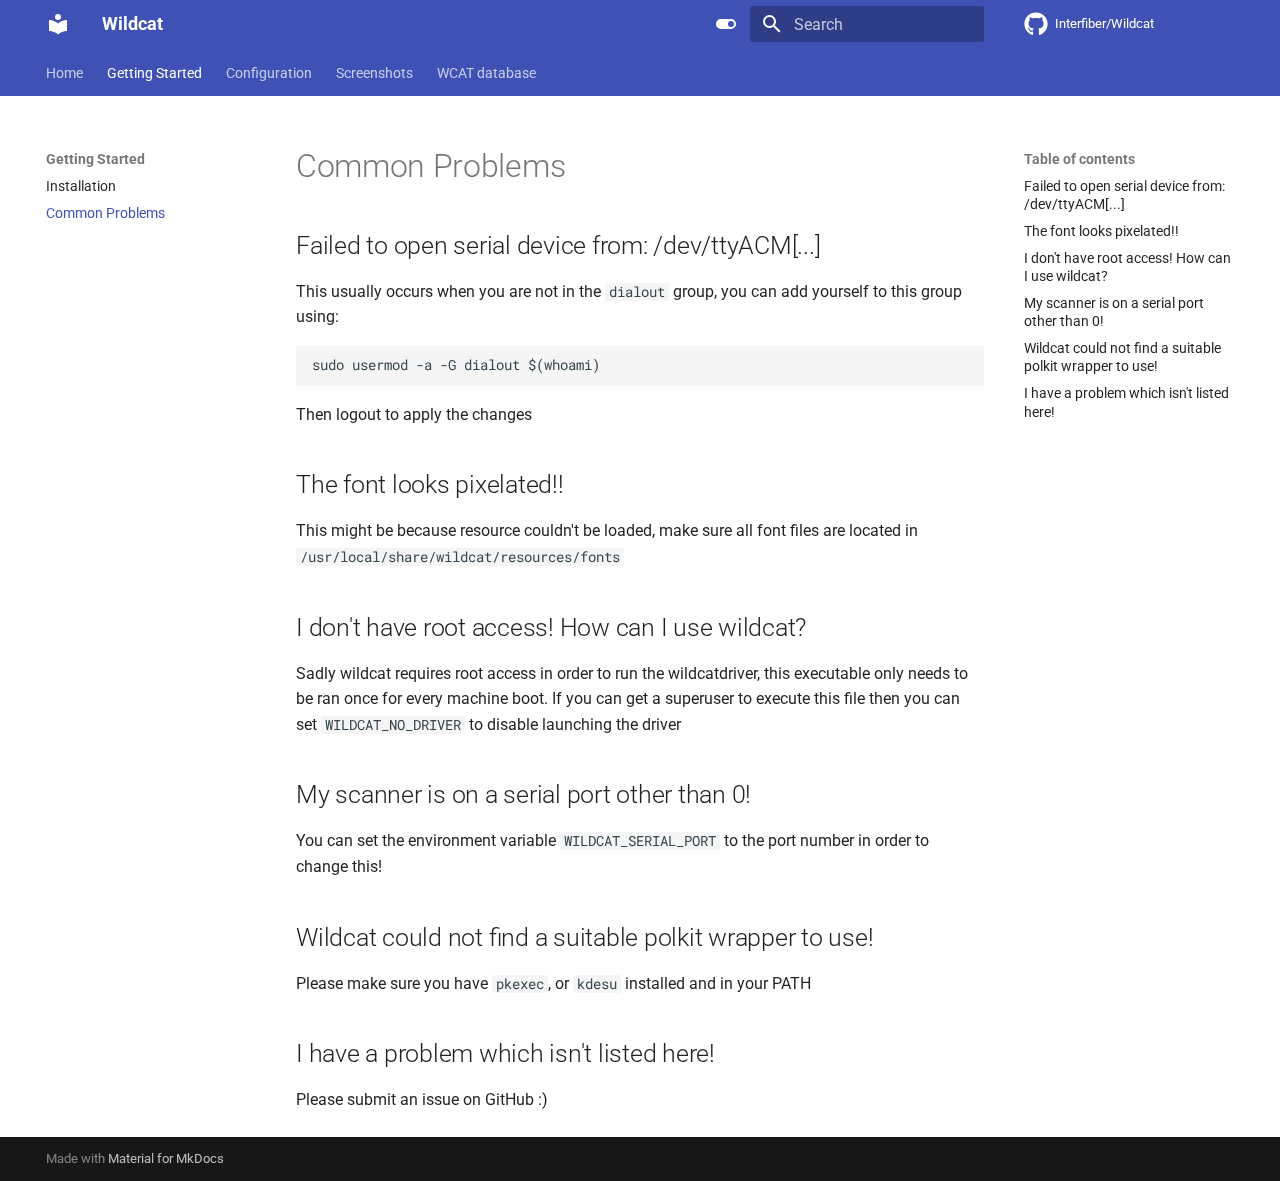
<file: problems/index.html>
<!doctype html>
<html lang="en" class="no-js">
  <head>
    
      <meta charset="utf-8">
      <meta name="viewport" content="width=device-width,initial-scale=1">
      
      
      
      
        <link rel="prev" href="../install/">
      
      
        <link rel="next" href="../config/">
      
      
      <link rel="icon" href="../assets/images/favicon.png">
      <meta name="generator" content="mkdocs-1.6.0, mkdocs-material-9.5.26">
    
    
      
        <title>Common Problems - Wildcat</title>
      
    
    
      <link rel="stylesheet" href="../assets/stylesheets/main.6543a935.min.css">
      
        
        <link rel="stylesheet" href="../assets/stylesheets/palette.06af60db.min.css">
      
      


    
    
      
    
    
      
        
        
        <link rel="preconnect" href="https://fonts.gstatic.com" crossorigin>
        <link rel="stylesheet" href="https://fonts.googleapis.com/css?family=Roboto:300,300i,400,400i,700,700i%7CRoboto+Mono:400,400i,700,700i&display=fallback">
        <style>:root{--md-text-font:"Roboto";--md-code-font:"Roboto Mono"}</style>
      
    
    
    <script>__md_scope=new URL("..",location),__md_hash=e=>[...e].reduce((e,_)=>(e<<5)-e+_.charCodeAt(0),0),__md_get=(e,_=localStorage,t=__md_scope)=>JSON.parse(_.getItem(t.pathname+"."+e)),__md_set=(e,_,t=localStorage,a=__md_scope)=>{try{t.setItem(a.pathname+"."+e,JSON.stringify(_))}catch(e){}}</script>
    
      

    
    
    
  </head>
  
  
    
    
      
    
    
    
    
    <body dir="ltr" data-md-color-scheme="default" data-md-color-primary="indigo" data-md-color-accent="indigo">
  
    
    <input class="md-toggle" data-md-toggle="drawer" type="checkbox" id="__drawer" autocomplete="off">
    <input class="md-toggle" data-md-toggle="search" type="checkbox" id="__search" autocomplete="off">
    <label class="md-overlay" for="__drawer"></label>
    <div data-md-component="skip">
      
        
        <a href="#common-problems" class="md-skip">
          Skip to content
        </a>
      
    </div>
    <div data-md-component="announce">
      
    </div>
    
    
      

<header class="md-header" data-md-component="header">
  <nav class="md-header__inner md-grid" aria-label="Header">
    <a href=".." title="Wildcat" class="md-header__button md-logo" aria-label="Wildcat" data-md-component="logo">
      
  
  <svg xmlns="http://www.w3.org/2000/svg" viewBox="0 0 24 24"><path d="M12 8a3 3 0 0 0 3-3 3 3 0 0 0-3-3 3 3 0 0 0-3 3 3 3 0 0 0 3 3m0 3.54C9.64 9.35 6.5 8 3 8v11c3.5 0 6.64 1.35 9 3.54 2.36-2.19 5.5-3.54 9-3.54V8c-3.5 0-6.64 1.35-9 3.54Z"/></svg>

    </a>
    <label class="md-header__button md-icon" for="__drawer">
      
      <svg xmlns="http://www.w3.org/2000/svg" viewBox="0 0 24 24"><path d="M3 6h18v2H3V6m0 5h18v2H3v-2m0 5h18v2H3v-2Z"/></svg>
    </label>
    <div class="md-header__title" data-md-component="header-title">
      <div class="md-header__ellipsis">
        <div class="md-header__topic">
          <span class="md-ellipsis">
            Wildcat
          </span>
        </div>
        <div class="md-header__topic" data-md-component="header-topic">
          <span class="md-ellipsis">
            
              Common Problems
            
          </span>
        </div>
      </div>
    </div>
    
      
        <form class="md-header__option" data-md-component="palette">
  
    
    
    
    <input class="md-option" data-md-color-media="(prefers-color-scheme: light)" data-md-color-scheme="default" data-md-color-primary="indigo" data-md-color-accent="indigo"  aria-label="Switch to dark mode"  type="radio" name="__palette" id="__palette_0">
    
      <label class="md-header__button md-icon" title="Switch to dark mode" for="__palette_1" hidden>
        <svg xmlns="http://www.w3.org/2000/svg" viewBox="0 0 24 24"><path d="M17 7H7a5 5 0 0 0-5 5 5 5 0 0 0 5 5h10a5 5 0 0 0 5-5 5 5 0 0 0-5-5m0 8a3 3 0 0 1-3-3 3 3 0 0 1 3-3 3 3 0 0 1 3 3 3 3 0 0 1-3 3Z"/></svg>
      </label>
    
  
    
    
    
    <input class="md-option" data-md-color-media="(prefers-color-scheme: dark)" data-md-color-scheme="slate" data-md-color-primary="black" data-md-color-accent="indigo"  aria-label="Switch to system preference"  type="radio" name="__palette" id="__palette_1">
    
      <label class="md-header__button md-icon" title="Switch to system preference" for="__palette_0" hidden>
        <svg xmlns="http://www.w3.org/2000/svg" viewBox="0 0 24 24"><path d="M17 7H7a5 5 0 0 0-5 5 5 5 0 0 0 5 5h10a5 5 0 0 0 5-5 5 5 0 0 0-5-5M7 15a3 3 0 0 1-3-3 3 3 0 0 1 3-3 3 3 0 0 1 3 3 3 3 0 0 1-3 3Z"/></svg>
      </label>
    
  
</form>
      
    
    
      <script>var media,input,key,value,palette=__md_get("__palette");if(palette&&palette.color){"(prefers-color-scheme)"===palette.color.media&&(media=matchMedia("(prefers-color-scheme: light)"),input=document.querySelector(media.matches?"[data-md-color-media='(prefers-color-scheme: light)']":"[data-md-color-media='(prefers-color-scheme: dark)']"),palette.color.media=input.getAttribute("data-md-color-media"),palette.color.scheme=input.getAttribute("data-md-color-scheme"),palette.color.primary=input.getAttribute("data-md-color-primary"),palette.color.accent=input.getAttribute("data-md-color-accent"));for([key,value]of Object.entries(palette.color))document.body.setAttribute("data-md-color-"+key,value)}</script>
    
    
    
      <label class="md-header__button md-icon" for="__search">
        
        <svg xmlns="http://www.w3.org/2000/svg" viewBox="0 0 24 24"><path d="M9.5 3A6.5 6.5 0 0 1 16 9.5c0 1.61-.59 3.09-1.56 4.23l.27.27h.79l5 5-1.5 1.5-5-5v-.79l-.27-.27A6.516 6.516 0 0 1 9.5 16 6.5 6.5 0 0 1 3 9.5 6.5 6.5 0 0 1 9.5 3m0 2C7 5 5 7 5 9.5S7 14 9.5 14 14 12 14 9.5 12 5 9.5 5Z"/></svg>
      </label>
      <div class="md-search" data-md-component="search" role="dialog">
  <label class="md-search__overlay" for="__search"></label>
  <div class="md-search__inner" role="search">
    <form class="md-search__form" name="search">
      <input type="text" class="md-search__input" name="query" aria-label="Search" placeholder="Search" autocapitalize="off" autocorrect="off" autocomplete="off" spellcheck="false" data-md-component="search-query" required>
      <label class="md-search__icon md-icon" for="__search">
        
        <svg xmlns="http://www.w3.org/2000/svg" viewBox="0 0 24 24"><path d="M9.5 3A6.5 6.5 0 0 1 16 9.5c0 1.61-.59 3.09-1.56 4.23l.27.27h.79l5 5-1.5 1.5-5-5v-.79l-.27-.27A6.516 6.516 0 0 1 9.5 16 6.5 6.5 0 0 1 3 9.5 6.5 6.5 0 0 1 9.5 3m0 2C7 5 5 7 5 9.5S7 14 9.5 14 14 12 14 9.5 12 5 9.5 5Z"/></svg>
        
        <svg xmlns="http://www.w3.org/2000/svg" viewBox="0 0 24 24"><path d="M20 11v2H8l5.5 5.5-1.42 1.42L4.16 12l7.92-7.92L13.5 5.5 8 11h12Z"/></svg>
      </label>
      <nav class="md-search__options" aria-label="Search">
        
        <button type="reset" class="md-search__icon md-icon" title="Clear" aria-label="Clear" tabindex="-1">
          
          <svg xmlns="http://www.w3.org/2000/svg" viewBox="0 0 24 24"><path d="M19 6.41 17.59 5 12 10.59 6.41 5 5 6.41 10.59 12 5 17.59 6.41 19 12 13.41 17.59 19 19 17.59 13.41 12 19 6.41Z"/></svg>
        </button>
      </nav>
      
    </form>
    <div class="md-search__output">
      <div class="md-search__scrollwrap" tabindex="0" data-md-scrollfix>
        <div class="md-search-result" data-md-component="search-result">
          <div class="md-search-result__meta">
            Initializing search
          </div>
          <ol class="md-search-result__list" role="presentation"></ol>
        </div>
      </div>
    </div>
  </div>
</div>
    
    
      <div class="md-header__source">
        <a href="https://github.com/Interfiber/Wildcat" title="Go to repository" class="md-source" data-md-component="source">
  <div class="md-source__icon md-icon">
    
    <svg xmlns="http://www.w3.org/2000/svg" viewBox="0 0 496 512"><!--! Font Awesome Free 6.5.2 by @fontawesome - https://fontawesome.com License - https://fontawesome.com/license/free (Icons: CC BY 4.0, Fonts: SIL OFL 1.1, Code: MIT License) Copyright 2024 Fonticons, Inc.--><path d="M165.9 397.4c0 2-2.3 3.6-5.2 3.6-3.3.3-5.6-1.3-5.6-3.6 0-2 2.3-3.6 5.2-3.6 3-.3 5.6 1.3 5.6 3.6zm-31.1-4.5c-.7 2 1.3 4.3 4.3 4.9 2.6 1 5.6 0 6.2-2s-1.3-4.3-4.3-5.2c-2.6-.7-5.5.3-6.2 2.3zm44.2-1.7c-2.9.7-4.9 2.6-4.6 4.9.3 2 2.9 3.3 5.9 2.6 2.9-.7 4.9-2.6 4.6-4.6-.3-1.9-3-3.2-5.9-2.9zM244.8 8C106.1 8 0 113.3 0 252c0 110.9 69.8 205.8 169.5 239.2 12.8 2.3 17.3-5.6 17.3-12.1 0-6.2-.3-40.4-.3-61.4 0 0-70 15-84.7-29.8 0 0-11.4-29.1-27.8-36.6 0 0-22.9-15.7 1.6-15.4 0 0 24.9 2 38.6 25.8 21.9 38.6 58.6 27.5 72.9 20.9 2.3-16 8.8-27.1 16-33.7-55.9-6.2-112.3-14.3-112.3-110.5 0-27.5 7.6-41.3 23.6-58.9-2.6-6.5-11.1-33.3 2.6-67.9 20.9-6.5 69 27 69 27 20-5.6 41.5-8.5 62.8-8.5s42.8 2.9 62.8 8.5c0 0 48.1-33.6 69-27 13.7 34.7 5.2 61.4 2.6 67.9 16 17.7 25.8 31.5 25.8 58.9 0 96.5-58.9 104.2-114.8 110.5 9.2 7.9 17 22.9 17 46.4 0 33.7-.3 75.4-.3 83.6 0 6.5 4.6 14.4 17.3 12.1C428.2 457.8 496 362.9 496 252 496 113.3 383.5 8 244.8 8zM97.2 352.9c-1.3 1-1 3.3.7 5.2 1.6 1.6 3.9 2.3 5.2 1 1.3-1 1-3.3-.7-5.2-1.6-1.6-3.9-2.3-5.2-1zm-10.8-8.1c-.7 1.3.3 2.9 2.3 3.9 1.6 1 3.6.7 4.3-.7.7-1.3-.3-2.9-2.3-3.9-2-.6-3.6-.3-4.3.7zm32.4 35.6c-1.6 1.3-1 4.3 1.3 6.2 2.3 2.3 5.2 2.6 6.5 1 1.3-1.3.7-4.3-1.3-6.2-2.2-2.3-5.2-2.6-6.5-1zm-11.4-14.7c-1.6 1-1.6 3.6 0 5.9 1.6 2.3 4.3 3.3 5.6 2.3 1.6-1.3 1.6-3.9 0-6.2-1.4-2.3-4-3.3-5.6-2z"/></svg>
  </div>
  <div class="md-source__repository">
    Interfiber/Wildcat
  </div>
</a>
      </div>
    
  </nav>
  
</header>
    
    <div class="md-container" data-md-component="container">
      
      
        
          
            
<nav class="md-tabs" aria-label="Tabs" data-md-component="tabs">
  <div class="md-grid">
    <ul class="md-tabs__list">
      
        
  
  
  
    <li class="md-tabs__item">
      <a href=".." class="md-tabs__link">
        
  
    
  
  Home

      </a>
    </li>
  

      
        
  
  
    
  
  
    
    
      <li class="md-tabs__item md-tabs__item--active">
        <a href="../install/" class="md-tabs__link">
          
  
  Getting Started

        </a>
      </li>
    
  

      
        
  
  
  
    <li class="md-tabs__item">
      <a href="../config/" class="md-tabs__link">
        
  
    
  
  Configuration

      </a>
    </li>
  

      
        
  
  
  
    <li class="md-tabs__item">
      <a href="../screenshots/" class="md-tabs__link">
        
  
    
  
  Screenshots

      </a>
    </li>
  

      
        
  
  
  
    <li class="md-tabs__item">
      <a href="../wcat.db/" class="md-tabs__link">
        
  
    
  
  WCAT database

      </a>
    </li>
  

      
    </ul>
  </div>
</nav>
          
        
      
      <main class="md-main" data-md-component="main">
        <div class="md-main__inner md-grid">
          
            
              
              <div class="md-sidebar md-sidebar--primary" data-md-component="sidebar" data-md-type="navigation" >
                <div class="md-sidebar__scrollwrap">
                  <div class="md-sidebar__inner">
                    


  


<nav class="md-nav md-nav--primary md-nav--lifted" aria-label="Navigation" data-md-level="0">
  <label class="md-nav__title" for="__drawer">
    <a href=".." title="Wildcat" class="md-nav__button md-logo" aria-label="Wildcat" data-md-component="logo">
      
  
  <svg xmlns="http://www.w3.org/2000/svg" viewBox="0 0 24 24"><path d="M12 8a3 3 0 0 0 3-3 3 3 0 0 0-3-3 3 3 0 0 0-3 3 3 3 0 0 0 3 3m0 3.54C9.64 9.35 6.5 8 3 8v11c3.5 0 6.64 1.35 9 3.54 2.36-2.19 5.5-3.54 9-3.54V8c-3.5 0-6.64 1.35-9 3.54Z"/></svg>

    </a>
    Wildcat
  </label>
  
    <div class="md-nav__source">
      <a href="https://github.com/Interfiber/Wildcat" title="Go to repository" class="md-source" data-md-component="source">
  <div class="md-source__icon md-icon">
    
    <svg xmlns="http://www.w3.org/2000/svg" viewBox="0 0 496 512"><!--! Font Awesome Free 6.5.2 by @fontawesome - https://fontawesome.com License - https://fontawesome.com/license/free (Icons: CC BY 4.0, Fonts: SIL OFL 1.1, Code: MIT License) Copyright 2024 Fonticons, Inc.--><path d="M165.9 397.4c0 2-2.3 3.6-5.2 3.6-3.3.3-5.6-1.3-5.6-3.6 0-2 2.3-3.6 5.2-3.6 3-.3 5.6 1.3 5.6 3.6zm-31.1-4.5c-.7 2 1.3 4.3 4.3 4.9 2.6 1 5.6 0 6.2-2s-1.3-4.3-4.3-5.2c-2.6-.7-5.5.3-6.2 2.3zm44.2-1.7c-2.9.7-4.9 2.6-4.6 4.9.3 2 2.9 3.3 5.9 2.6 2.9-.7 4.9-2.6 4.6-4.6-.3-1.9-3-3.2-5.9-2.9zM244.8 8C106.1 8 0 113.3 0 252c0 110.9 69.8 205.8 169.5 239.2 12.8 2.3 17.3-5.6 17.3-12.1 0-6.2-.3-40.4-.3-61.4 0 0-70 15-84.7-29.8 0 0-11.4-29.1-27.8-36.6 0 0-22.9-15.7 1.6-15.4 0 0 24.9 2 38.6 25.8 21.9 38.6 58.6 27.5 72.9 20.9 2.3-16 8.8-27.1 16-33.7-55.9-6.2-112.3-14.3-112.3-110.5 0-27.5 7.6-41.3 23.6-58.9-2.6-6.5-11.1-33.3 2.6-67.9 20.9-6.5 69 27 69 27 20-5.6 41.5-8.5 62.8-8.5s42.8 2.9 62.8 8.5c0 0 48.1-33.6 69-27 13.7 34.7 5.2 61.4 2.6 67.9 16 17.7 25.8 31.5 25.8 58.9 0 96.5-58.9 104.2-114.8 110.5 9.2 7.9 17 22.9 17 46.4 0 33.7-.3 75.4-.3 83.6 0 6.5 4.6 14.4 17.3 12.1C428.2 457.8 496 362.9 496 252 496 113.3 383.5 8 244.8 8zM97.2 352.9c-1.3 1-1 3.3.7 5.2 1.6 1.6 3.9 2.3 5.2 1 1.3-1 1-3.3-.7-5.2-1.6-1.6-3.9-2.3-5.2-1zm-10.8-8.1c-.7 1.3.3 2.9 2.3 3.9 1.6 1 3.6.7 4.3-.7.7-1.3-.3-2.9-2.3-3.9-2-.6-3.6-.3-4.3.7zm32.4 35.6c-1.6 1.3-1 4.3 1.3 6.2 2.3 2.3 5.2 2.6 6.5 1 1.3-1.3.7-4.3-1.3-6.2-2.2-2.3-5.2-2.6-6.5-1zm-11.4-14.7c-1.6 1-1.6 3.6 0 5.9 1.6 2.3 4.3 3.3 5.6 2.3 1.6-1.3 1.6-3.9 0-6.2-1.4-2.3-4-3.3-5.6-2z"/></svg>
  </div>
  <div class="md-source__repository">
    Interfiber/Wildcat
  </div>
</a>
    </div>
  
  <ul class="md-nav__list" data-md-scrollfix>
    
      
      
  
  
  
  
    <li class="md-nav__item">
      <a href=".." class="md-nav__link">
        
  
  <span class="md-ellipsis">
    Home
  </span>
  

      </a>
    </li>
  

    
      
      
  
  
    
  
  
  
    
    
    
      
        
        
      
      
    
    
    <li class="md-nav__item md-nav__item--active md-nav__item--section md-nav__item--nested">
      
        
        
        <input class="md-nav__toggle md-toggle " type="checkbox" id="__nav_2" checked>
        
          
          <label class="md-nav__link" for="__nav_2" id="__nav_2_label" tabindex="">
            
  
  <span class="md-ellipsis">
    Getting Started
  </span>
  

            <span class="md-nav__icon md-icon"></span>
          </label>
        
        <nav class="md-nav" data-md-level="1" aria-labelledby="__nav_2_label" aria-expanded="true">
          <label class="md-nav__title" for="__nav_2">
            <span class="md-nav__icon md-icon"></span>
            Getting Started
          </label>
          <ul class="md-nav__list" data-md-scrollfix>
            
              
                
  
  
  
  
    <li class="md-nav__item">
      <a href="../install/" class="md-nav__link">
        
  
  <span class="md-ellipsis">
    Installation
  </span>
  

      </a>
    </li>
  

              
            
              
                
  
  
    
  
  
  
    <li class="md-nav__item md-nav__item--active">
      
      <input class="md-nav__toggle md-toggle" type="checkbox" id="__toc">
      
      
        
      
      
        <label class="md-nav__link md-nav__link--active" for="__toc">
          
  
  <span class="md-ellipsis">
    Common Problems
  </span>
  

          <span class="md-nav__icon md-icon"></span>
        </label>
      
      <a href="./" class="md-nav__link md-nav__link--active">
        
  
  <span class="md-ellipsis">
    Common Problems
  </span>
  

      </a>
      
        

<nav class="md-nav md-nav--secondary" aria-label="Table of contents">
  
  
  
    
  
  
    <label class="md-nav__title" for="__toc">
      <span class="md-nav__icon md-icon"></span>
      Table of contents
    </label>
    <ul class="md-nav__list" data-md-component="toc" data-md-scrollfix>
      
        <li class="md-nav__item">
  <a href="#failed-to-open-serial-device-from-devttyacm" class="md-nav__link">
    <span class="md-ellipsis">
      Failed to open serial device from: /dev/ttyACM[...]
    </span>
  </a>
  
</li>
      
        <li class="md-nav__item">
  <a href="#the-font-looks-pixelated" class="md-nav__link">
    <span class="md-ellipsis">
      The font looks pixelated!!
    </span>
  </a>
  
</li>
      
        <li class="md-nav__item">
  <a href="#i-dont-have-root-access-how-can-i-use-wildcat" class="md-nav__link">
    <span class="md-ellipsis">
      I don't have root access! How can I use wildcat?
    </span>
  </a>
  
</li>
      
        <li class="md-nav__item">
  <a href="#my-scanner-is-on-a-serial-port-other-than-0" class="md-nav__link">
    <span class="md-ellipsis">
      My scanner is on a serial port other than 0!
    </span>
  </a>
  
</li>
      
        <li class="md-nav__item">
  <a href="#wildcat-could-not-find-a-suitable-polkit-wrapper-to-use" class="md-nav__link">
    <span class="md-ellipsis">
      Wildcat could not find a suitable polkit wrapper to use!
    </span>
  </a>
  
</li>
      
        <li class="md-nav__item">
  <a href="#i-have-a-problem-which-isnt-listed-here" class="md-nav__link">
    <span class="md-ellipsis">
      I have a problem which isn't listed here!
    </span>
  </a>
  
</li>
      
    </ul>
  
</nav>
      
    </li>
  

              
            
          </ul>
        </nav>
      
    </li>
  

    
      
      
  
  
  
  
    <li class="md-nav__item">
      <a href="../config/" class="md-nav__link">
        
  
  <span class="md-ellipsis">
    Configuration
  </span>
  

      </a>
    </li>
  

    
      
      
  
  
  
  
    <li class="md-nav__item">
      <a href="../screenshots/" class="md-nav__link">
        
  
  <span class="md-ellipsis">
    Screenshots
  </span>
  

      </a>
    </li>
  

    
      
      
  
  
  
  
    <li class="md-nav__item">
      <a href="../wcat.db/" class="md-nav__link">
        
  
  <span class="md-ellipsis">
    WCAT database
  </span>
  

      </a>
    </li>
  

    
  </ul>
</nav>
                  </div>
                </div>
              </div>
            
            
              
              <div class="md-sidebar md-sidebar--secondary" data-md-component="sidebar" data-md-type="toc" >
                <div class="md-sidebar__scrollwrap">
                  <div class="md-sidebar__inner">
                    

<nav class="md-nav md-nav--secondary" aria-label="Table of contents">
  
  
  
    
  
  
    <label class="md-nav__title" for="__toc">
      <span class="md-nav__icon md-icon"></span>
      Table of contents
    </label>
    <ul class="md-nav__list" data-md-component="toc" data-md-scrollfix>
      
        <li class="md-nav__item">
  <a href="#failed-to-open-serial-device-from-devttyacm" class="md-nav__link">
    <span class="md-ellipsis">
      Failed to open serial device from: /dev/ttyACM[...]
    </span>
  </a>
  
</li>
      
        <li class="md-nav__item">
  <a href="#the-font-looks-pixelated" class="md-nav__link">
    <span class="md-ellipsis">
      The font looks pixelated!!
    </span>
  </a>
  
</li>
      
        <li class="md-nav__item">
  <a href="#i-dont-have-root-access-how-can-i-use-wildcat" class="md-nav__link">
    <span class="md-ellipsis">
      I don't have root access! How can I use wildcat?
    </span>
  </a>
  
</li>
      
        <li class="md-nav__item">
  <a href="#my-scanner-is-on-a-serial-port-other-than-0" class="md-nav__link">
    <span class="md-ellipsis">
      My scanner is on a serial port other than 0!
    </span>
  </a>
  
</li>
      
        <li class="md-nav__item">
  <a href="#wildcat-could-not-find-a-suitable-polkit-wrapper-to-use" class="md-nav__link">
    <span class="md-ellipsis">
      Wildcat could not find a suitable polkit wrapper to use!
    </span>
  </a>
  
</li>
      
        <li class="md-nav__item">
  <a href="#i-have-a-problem-which-isnt-listed-here" class="md-nav__link">
    <span class="md-ellipsis">
      I have a problem which isn't listed here!
    </span>
  </a>
  
</li>
      
    </ul>
  
</nav>
                  </div>
                </div>
              </div>
            
          
          
            <div class="md-content" data-md-component="content">
              <article class="md-content__inner md-typeset">
                
                  

  
  


<h1 id="common-problems">Common Problems</h1>
<h2 id="failed-to-open-serial-device-from-devttyacm">Failed to open serial device from: /dev/ttyACM[...]</h2>
<p>This usually occurs when you are not in the <code>dialout</code> group, you can add yourself to this group using:</p>
<pre><code class="language-shell">sudo usermod -a -G dialout $(whoami)
</code></pre>
<p>Then logout to apply the changes</p>
<h2 id="the-font-looks-pixelated">The font looks pixelated!!</h2>
<p>This might be because resource couldn't be loaded, make sure all font files are located in <code>/usr/local/share/wildcat/resources/fonts</code></p>
<h2 id="i-dont-have-root-access-how-can-i-use-wildcat">I don't have root access! How can I use wildcat?</h2>
<p>Sadly wildcat requires root access in order to run the wildcatdriver, this executable only needs to be ran once for every machine boot. If you can get a superuser to execute this file then you can set <code>WILDCAT_NO_DRIVER</code> to disable launching the driver</p>
<h2 id="my-scanner-is-on-a-serial-port-other-than-0">My scanner is on a serial port other than 0!</h2>
<p>You can set the environment variable <code>WILDCAT_SERIAL_PORT</code> to the port number in order to change this!</p>
<h2 id="wildcat-could-not-find-a-suitable-polkit-wrapper-to-use">Wildcat could not find a suitable polkit wrapper to use!</h2>
<p>Please make sure you have <code>pkexec</code>, or <code>kdesu</code> installed and in your PATH</p>
<h2 id="i-have-a-problem-which-isnt-listed-here">I have a problem which isn't listed here!</h2>
<p>Please submit an issue on GitHub :)</p>












                
              </article>
            </div>
          
          
<script>var target=document.getElementById(location.hash.slice(1));target&&target.name&&(target.checked=target.name.startsWith("__tabbed_"))</script>
        </div>
        
          <button type="button" class="md-top md-icon" data-md-component="top" hidden>
  
  <svg xmlns="http://www.w3.org/2000/svg" viewBox="0 0 24 24"><path d="M13 20h-2V8l-5.5 5.5-1.42-1.42L12 4.16l7.92 7.92-1.42 1.42L13 8v12Z"/></svg>
  Back to top
</button>
        
      </main>
      
        <footer class="md-footer">
  
  <div class="md-footer-meta md-typeset">
    <div class="md-footer-meta__inner md-grid">
      <div class="md-copyright">
  
  
    Made with
    <a href="https://squidfunk.github.io/mkdocs-material/" target="_blank" rel="noopener">
      Material for MkDocs
    </a>
  
</div>
      
    </div>
  </div>
</footer>
      
    </div>
    <div class="md-dialog" data-md-component="dialog">
      <div class="md-dialog__inner md-typeset"></div>
    </div>
    
    
    <script id="__config" type="application/json">{"base": "..", "features": ["navigation.top", "navigation.tabs", "admonition"], "search": "../assets/javascripts/workers/search.b8dbb3d2.min.js", "translations": {"clipboard.copied": "Copied to clipboard", "clipboard.copy": "Copy to clipboard", "search.result.more.one": "1 more on this page", "search.result.more.other": "# more on this page", "search.result.none": "No matching documents", "search.result.one": "1 matching document", "search.result.other": "# matching documents", "search.result.placeholder": "Type to start searching", "search.result.term.missing": "Missing", "select.version": "Select version"}}</script>
    
    
      <script src="../assets/javascripts/bundle.ad660dcc.min.js"></script>
      
    
  </body>
</html>
</file>
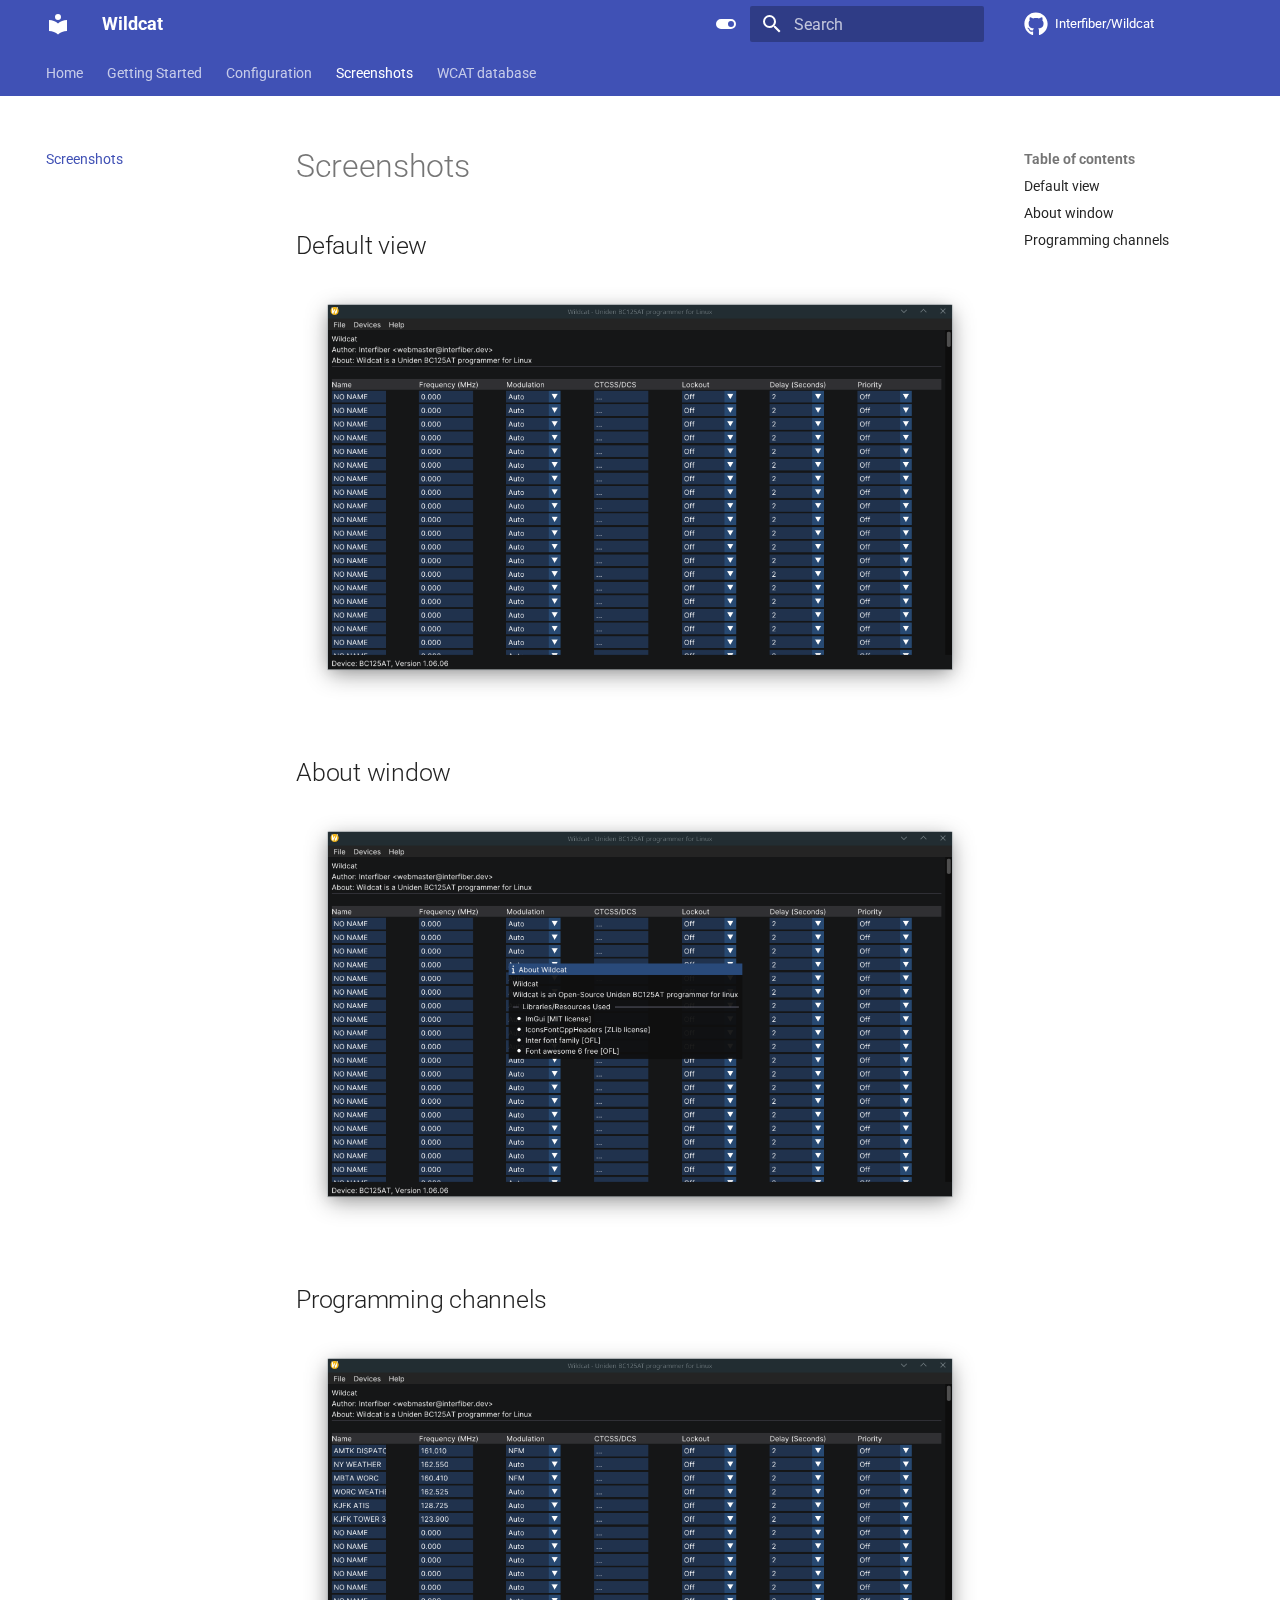
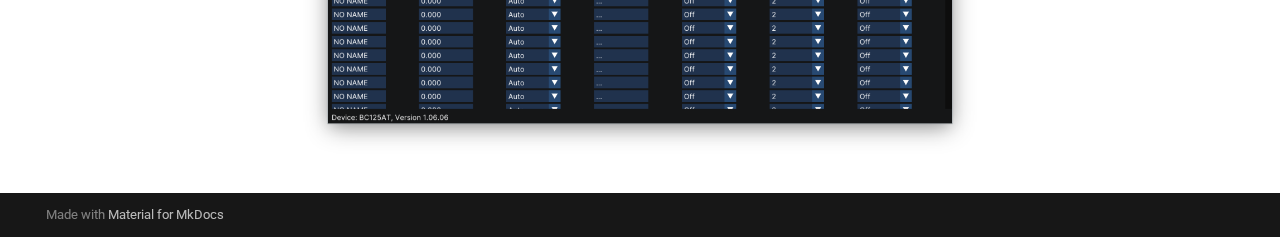
<file: screenshots/index.html>
<!doctype html>
<html lang="en" class="no-js">
  <head>
    
      <meta charset="utf-8">
      <meta name="viewport" content="width=device-width,initial-scale=1">
      
      
      
      
        <link rel="prev" href="../config/">
      
      
        <link rel="next" href="../wcat.db/">
      
      
      <link rel="icon" href="../assets/images/favicon.png">
      <meta name="generator" content="mkdocs-1.6.0, mkdocs-material-9.5.26">
    
    
      
        <title>Screenshots - Wildcat</title>
      
    
    
      <link rel="stylesheet" href="../assets/stylesheets/main.6543a935.min.css">
      
        
        <link rel="stylesheet" href="../assets/stylesheets/palette.06af60db.min.css">
      
      


    
    
      
    
    
      
        
        
        <link rel="preconnect" href="https://fonts.gstatic.com" crossorigin>
        <link rel="stylesheet" href="https://fonts.googleapis.com/css?family=Roboto:300,300i,400,400i,700,700i%7CRoboto+Mono:400,400i,700,700i&display=fallback">
        <style>:root{--md-text-font:"Roboto";--md-code-font:"Roboto Mono"}</style>
      
    
    
    <script>__md_scope=new URL("..",location),__md_hash=e=>[...e].reduce((e,_)=>(e<<5)-e+_.charCodeAt(0),0),__md_get=(e,_=localStorage,t=__md_scope)=>JSON.parse(_.getItem(t.pathname+"."+e)),__md_set=(e,_,t=localStorage,a=__md_scope)=>{try{t.setItem(a.pathname+"."+e,JSON.stringify(_))}catch(e){}}</script>
    
      

    
    
    
  </head>
  
  
    
    
      
    
    
    
    
    <body dir="ltr" data-md-color-scheme="default" data-md-color-primary="indigo" data-md-color-accent="indigo">
  
    
    <input class="md-toggle" data-md-toggle="drawer" type="checkbox" id="__drawer" autocomplete="off">
    <input class="md-toggle" data-md-toggle="search" type="checkbox" id="__search" autocomplete="off">
    <label class="md-overlay" for="__drawer"></label>
    <div data-md-component="skip">
      
        
        <a href="#screenshots" class="md-skip">
          Skip to content
        </a>
      
    </div>
    <div data-md-component="announce">
      
    </div>
    
    
      

<header class="md-header" data-md-component="header">
  <nav class="md-header__inner md-grid" aria-label="Header">
    <a href=".." title="Wildcat" class="md-header__button md-logo" aria-label="Wildcat" data-md-component="logo">
      
  
  <svg xmlns="http://www.w3.org/2000/svg" viewBox="0 0 24 24"><path d="M12 8a3 3 0 0 0 3-3 3 3 0 0 0-3-3 3 3 0 0 0-3 3 3 3 0 0 0 3 3m0 3.54C9.64 9.35 6.5 8 3 8v11c3.5 0 6.64 1.35 9 3.54 2.36-2.19 5.5-3.54 9-3.54V8c-3.5 0-6.64 1.35-9 3.54Z"/></svg>

    </a>
    <label class="md-header__button md-icon" for="__drawer">
      
      <svg xmlns="http://www.w3.org/2000/svg" viewBox="0 0 24 24"><path d="M3 6h18v2H3V6m0 5h18v2H3v-2m0 5h18v2H3v-2Z"/></svg>
    </label>
    <div class="md-header__title" data-md-component="header-title">
      <div class="md-header__ellipsis">
        <div class="md-header__topic">
          <span class="md-ellipsis">
            Wildcat
          </span>
        </div>
        <div class="md-header__topic" data-md-component="header-topic">
          <span class="md-ellipsis">
            
              Screenshots
            
          </span>
        </div>
      </div>
    </div>
    
      
        <form class="md-header__option" data-md-component="palette">
  
    
    
    
    <input class="md-option" data-md-color-media="(prefers-color-scheme: light)" data-md-color-scheme="default" data-md-color-primary="indigo" data-md-color-accent="indigo"  aria-label="Switch to dark mode"  type="radio" name="__palette" id="__palette_0">
    
      <label class="md-header__button md-icon" title="Switch to dark mode" for="__palette_1" hidden>
        <svg xmlns="http://www.w3.org/2000/svg" viewBox="0 0 24 24"><path d="M17 7H7a5 5 0 0 0-5 5 5 5 0 0 0 5 5h10a5 5 0 0 0 5-5 5 5 0 0 0-5-5m0 8a3 3 0 0 1-3-3 3 3 0 0 1 3-3 3 3 0 0 1 3 3 3 3 0 0 1-3 3Z"/></svg>
      </label>
    
  
    
    
    
    <input class="md-option" data-md-color-media="(prefers-color-scheme: dark)" data-md-color-scheme="slate" data-md-color-primary="black" data-md-color-accent="indigo"  aria-label="Switch to system preference"  type="radio" name="__palette" id="__palette_1">
    
      <label class="md-header__button md-icon" title="Switch to system preference" for="__palette_0" hidden>
        <svg xmlns="http://www.w3.org/2000/svg" viewBox="0 0 24 24"><path d="M17 7H7a5 5 0 0 0-5 5 5 5 0 0 0 5 5h10a5 5 0 0 0 5-5 5 5 0 0 0-5-5M7 15a3 3 0 0 1-3-3 3 3 0 0 1 3-3 3 3 0 0 1 3 3 3 3 0 0 1-3 3Z"/></svg>
      </label>
    
  
</form>
      
    
    
      <script>var media,input,key,value,palette=__md_get("__palette");if(palette&&palette.color){"(prefers-color-scheme)"===palette.color.media&&(media=matchMedia("(prefers-color-scheme: light)"),input=document.querySelector(media.matches?"[data-md-color-media='(prefers-color-scheme: light)']":"[data-md-color-media='(prefers-color-scheme: dark)']"),palette.color.media=input.getAttribute("data-md-color-media"),palette.color.scheme=input.getAttribute("data-md-color-scheme"),palette.color.primary=input.getAttribute("data-md-color-primary"),palette.color.accent=input.getAttribute("data-md-color-accent"));for([key,value]of Object.entries(palette.color))document.body.setAttribute("data-md-color-"+key,value)}</script>
    
    
    
      <label class="md-header__button md-icon" for="__search">
        
        <svg xmlns="http://www.w3.org/2000/svg" viewBox="0 0 24 24"><path d="M9.5 3A6.5 6.5 0 0 1 16 9.5c0 1.61-.59 3.09-1.56 4.23l.27.27h.79l5 5-1.5 1.5-5-5v-.79l-.27-.27A6.516 6.516 0 0 1 9.5 16 6.5 6.5 0 0 1 3 9.5 6.5 6.5 0 0 1 9.5 3m0 2C7 5 5 7 5 9.5S7 14 9.5 14 14 12 14 9.5 12 5 9.5 5Z"/></svg>
      </label>
      <div class="md-search" data-md-component="search" role="dialog">
  <label class="md-search__overlay" for="__search"></label>
  <div class="md-search__inner" role="search">
    <form class="md-search__form" name="search">
      <input type="text" class="md-search__input" name="query" aria-label="Search" placeholder="Search" autocapitalize="off" autocorrect="off" autocomplete="off" spellcheck="false" data-md-component="search-query" required>
      <label class="md-search__icon md-icon" for="__search">
        
        <svg xmlns="http://www.w3.org/2000/svg" viewBox="0 0 24 24"><path d="M9.5 3A6.5 6.5 0 0 1 16 9.5c0 1.61-.59 3.09-1.56 4.23l.27.27h.79l5 5-1.5 1.5-5-5v-.79l-.27-.27A6.516 6.516 0 0 1 9.5 16 6.5 6.5 0 0 1 3 9.5 6.5 6.5 0 0 1 9.5 3m0 2C7 5 5 7 5 9.5S7 14 9.5 14 14 12 14 9.5 12 5 9.5 5Z"/></svg>
        
        <svg xmlns="http://www.w3.org/2000/svg" viewBox="0 0 24 24"><path d="M20 11v2H8l5.5 5.5-1.42 1.42L4.16 12l7.92-7.92L13.5 5.5 8 11h12Z"/></svg>
      </label>
      <nav class="md-search__options" aria-label="Search">
        
        <button type="reset" class="md-search__icon md-icon" title="Clear" aria-label="Clear" tabindex="-1">
          
          <svg xmlns="http://www.w3.org/2000/svg" viewBox="0 0 24 24"><path d="M19 6.41 17.59 5 12 10.59 6.41 5 5 6.41 10.59 12 5 17.59 6.41 19 12 13.41 17.59 19 19 17.59 13.41 12 19 6.41Z"/></svg>
        </button>
      </nav>
      
    </form>
    <div class="md-search__output">
      <div class="md-search__scrollwrap" tabindex="0" data-md-scrollfix>
        <div class="md-search-result" data-md-component="search-result">
          <div class="md-search-result__meta">
            Initializing search
          </div>
          <ol class="md-search-result__list" role="presentation"></ol>
        </div>
      </div>
    </div>
  </div>
</div>
    
    
      <div class="md-header__source">
        <a href="https://github.com/Interfiber/Wildcat" title="Go to repository" class="md-source" data-md-component="source">
  <div class="md-source__icon md-icon">
    
    <svg xmlns="http://www.w3.org/2000/svg" viewBox="0 0 496 512"><!--! Font Awesome Free 6.5.2 by @fontawesome - https://fontawesome.com License - https://fontawesome.com/license/free (Icons: CC BY 4.0, Fonts: SIL OFL 1.1, Code: MIT License) Copyright 2024 Fonticons, Inc.--><path d="M165.9 397.4c0 2-2.3 3.6-5.2 3.6-3.3.3-5.6-1.3-5.6-3.6 0-2 2.3-3.6 5.2-3.6 3-.3 5.6 1.3 5.6 3.6zm-31.1-4.5c-.7 2 1.3 4.3 4.3 4.9 2.6 1 5.6 0 6.2-2s-1.3-4.3-4.3-5.2c-2.6-.7-5.5.3-6.2 2.3zm44.2-1.7c-2.9.7-4.9 2.6-4.6 4.9.3 2 2.9 3.3 5.9 2.6 2.9-.7 4.9-2.6 4.6-4.6-.3-1.9-3-3.2-5.9-2.9zM244.8 8C106.1 8 0 113.3 0 252c0 110.9 69.8 205.8 169.5 239.2 12.8 2.3 17.3-5.6 17.3-12.1 0-6.2-.3-40.4-.3-61.4 0 0-70 15-84.7-29.8 0 0-11.4-29.1-27.8-36.6 0 0-22.9-15.7 1.6-15.4 0 0 24.9 2 38.6 25.8 21.9 38.6 58.6 27.5 72.9 20.9 2.3-16 8.8-27.1 16-33.7-55.9-6.2-112.3-14.3-112.3-110.5 0-27.5 7.6-41.3 23.6-58.9-2.6-6.5-11.1-33.3 2.6-67.9 20.9-6.5 69 27 69 27 20-5.6 41.5-8.5 62.8-8.5s42.8 2.9 62.8 8.5c0 0 48.1-33.6 69-27 13.7 34.7 5.2 61.4 2.6 67.9 16 17.7 25.8 31.5 25.8 58.9 0 96.5-58.9 104.2-114.8 110.5 9.2 7.9 17 22.9 17 46.4 0 33.7-.3 75.4-.3 83.6 0 6.5 4.6 14.4 17.3 12.1C428.2 457.8 496 362.9 496 252 496 113.3 383.5 8 244.8 8zM97.2 352.9c-1.3 1-1 3.3.7 5.2 1.6 1.6 3.9 2.3 5.2 1 1.3-1 1-3.3-.7-5.2-1.6-1.6-3.9-2.3-5.2-1zm-10.8-8.1c-.7 1.3.3 2.9 2.3 3.9 1.6 1 3.6.7 4.3-.7.7-1.3-.3-2.9-2.3-3.9-2-.6-3.6-.3-4.3.7zm32.4 35.6c-1.6 1.3-1 4.3 1.3 6.2 2.3 2.3 5.2 2.6 6.5 1 1.3-1.3.7-4.3-1.3-6.2-2.2-2.3-5.2-2.6-6.5-1zm-11.4-14.7c-1.6 1-1.6 3.6 0 5.9 1.6 2.3 4.3 3.3 5.6 2.3 1.6-1.3 1.6-3.9 0-6.2-1.4-2.3-4-3.3-5.6-2z"/></svg>
  </div>
  <div class="md-source__repository">
    Interfiber/Wildcat
  </div>
</a>
      </div>
    
  </nav>
  
</header>
    
    <div class="md-container" data-md-component="container">
      
      
        
          
            
<nav class="md-tabs" aria-label="Tabs" data-md-component="tabs">
  <div class="md-grid">
    <ul class="md-tabs__list">
      
        
  
  
  
    <li class="md-tabs__item">
      <a href=".." class="md-tabs__link">
        
  
    
  
  Home

      </a>
    </li>
  

      
        
  
  
  
    
    
      <li class="md-tabs__item">
        <a href="../install/" class="md-tabs__link">
          
  
  Getting Started

        </a>
      </li>
    
  

      
        
  
  
  
    <li class="md-tabs__item">
      <a href="../config/" class="md-tabs__link">
        
  
    
  
  Configuration

      </a>
    </li>
  

      
        
  
  
    
  
  
    <li class="md-tabs__item md-tabs__item--active">
      <a href="./" class="md-tabs__link">
        
  
    
  
  Screenshots

      </a>
    </li>
  

      
        
  
  
  
    <li class="md-tabs__item">
      <a href="../wcat.db/" class="md-tabs__link">
        
  
    
  
  WCAT database

      </a>
    </li>
  

      
    </ul>
  </div>
</nav>
          
        
      
      <main class="md-main" data-md-component="main">
        <div class="md-main__inner md-grid">
          
            
              
              <div class="md-sidebar md-sidebar--primary" data-md-component="sidebar" data-md-type="navigation" >
                <div class="md-sidebar__scrollwrap">
                  <div class="md-sidebar__inner">
                    


  


<nav class="md-nav md-nav--primary md-nav--lifted" aria-label="Navigation" data-md-level="0">
  <label class="md-nav__title" for="__drawer">
    <a href=".." title="Wildcat" class="md-nav__button md-logo" aria-label="Wildcat" data-md-component="logo">
      
  
  <svg xmlns="http://www.w3.org/2000/svg" viewBox="0 0 24 24"><path d="M12 8a3 3 0 0 0 3-3 3 3 0 0 0-3-3 3 3 0 0 0-3 3 3 3 0 0 0 3 3m0 3.54C9.64 9.35 6.5 8 3 8v11c3.5 0 6.64 1.35 9 3.54 2.36-2.19 5.5-3.54 9-3.54V8c-3.5 0-6.64 1.35-9 3.54Z"/></svg>

    </a>
    Wildcat
  </label>
  
    <div class="md-nav__source">
      <a href="https://github.com/Interfiber/Wildcat" title="Go to repository" class="md-source" data-md-component="source">
  <div class="md-source__icon md-icon">
    
    <svg xmlns="http://www.w3.org/2000/svg" viewBox="0 0 496 512"><!--! Font Awesome Free 6.5.2 by @fontawesome - https://fontawesome.com License - https://fontawesome.com/license/free (Icons: CC BY 4.0, Fonts: SIL OFL 1.1, Code: MIT License) Copyright 2024 Fonticons, Inc.--><path d="M165.9 397.4c0 2-2.3 3.6-5.2 3.6-3.3.3-5.6-1.3-5.6-3.6 0-2 2.3-3.6 5.2-3.6 3-.3 5.6 1.3 5.6 3.6zm-31.1-4.5c-.7 2 1.3 4.3 4.3 4.9 2.6 1 5.6 0 6.2-2s-1.3-4.3-4.3-5.2c-2.6-.7-5.5.3-6.2 2.3zm44.2-1.7c-2.9.7-4.9 2.6-4.6 4.9.3 2 2.9 3.3 5.9 2.6 2.9-.7 4.9-2.6 4.6-4.6-.3-1.9-3-3.2-5.9-2.9zM244.8 8C106.1 8 0 113.3 0 252c0 110.9 69.8 205.8 169.5 239.2 12.8 2.3 17.3-5.6 17.3-12.1 0-6.2-.3-40.4-.3-61.4 0 0-70 15-84.7-29.8 0 0-11.4-29.1-27.8-36.6 0 0-22.9-15.7 1.6-15.4 0 0 24.9 2 38.6 25.8 21.9 38.6 58.6 27.5 72.9 20.9 2.3-16 8.8-27.1 16-33.7-55.9-6.2-112.3-14.3-112.3-110.5 0-27.5 7.6-41.3 23.6-58.9-2.6-6.5-11.1-33.3 2.6-67.9 20.9-6.5 69 27 69 27 20-5.6 41.5-8.5 62.8-8.5s42.8 2.9 62.8 8.5c0 0 48.1-33.6 69-27 13.7 34.7 5.2 61.4 2.6 67.9 16 17.7 25.8 31.5 25.8 58.9 0 96.5-58.9 104.2-114.8 110.5 9.2 7.9 17 22.9 17 46.4 0 33.7-.3 75.4-.3 83.6 0 6.5 4.6 14.4 17.3 12.1C428.2 457.8 496 362.9 496 252 496 113.3 383.5 8 244.8 8zM97.2 352.9c-1.3 1-1 3.3.7 5.2 1.6 1.6 3.9 2.3 5.2 1 1.3-1 1-3.3-.7-5.2-1.6-1.6-3.9-2.3-5.2-1zm-10.8-8.1c-.7 1.3.3 2.9 2.3 3.9 1.6 1 3.6.7 4.3-.7.7-1.3-.3-2.9-2.3-3.9-2-.6-3.6-.3-4.3.7zm32.4 35.6c-1.6 1.3-1 4.3 1.3 6.2 2.3 2.3 5.2 2.6 6.5 1 1.3-1.3.7-4.3-1.3-6.2-2.2-2.3-5.2-2.6-6.5-1zm-11.4-14.7c-1.6 1-1.6 3.6 0 5.9 1.6 2.3 4.3 3.3 5.6 2.3 1.6-1.3 1.6-3.9 0-6.2-1.4-2.3-4-3.3-5.6-2z"/></svg>
  </div>
  <div class="md-source__repository">
    Interfiber/Wildcat
  </div>
</a>
    </div>
  
  <ul class="md-nav__list" data-md-scrollfix>
    
      
      
  
  
  
  
    <li class="md-nav__item">
      <a href=".." class="md-nav__link">
        
  
  <span class="md-ellipsis">
    Home
  </span>
  

      </a>
    </li>
  

    
      
      
  
  
  
  
    
    
    
      
      
    
    
    <li class="md-nav__item md-nav__item--nested">
      
        
        
        <input class="md-nav__toggle md-toggle " type="checkbox" id="__nav_2" >
        
          
          <label class="md-nav__link" for="__nav_2" id="__nav_2_label" tabindex="0">
            
  
  <span class="md-ellipsis">
    Getting Started
  </span>
  

            <span class="md-nav__icon md-icon"></span>
          </label>
        
        <nav class="md-nav" data-md-level="1" aria-labelledby="__nav_2_label" aria-expanded="false">
          <label class="md-nav__title" for="__nav_2">
            <span class="md-nav__icon md-icon"></span>
            Getting Started
          </label>
          <ul class="md-nav__list" data-md-scrollfix>
            
              
                
  
  
  
  
    <li class="md-nav__item">
      <a href="../install/" class="md-nav__link">
        
  
  <span class="md-ellipsis">
    Installation
  </span>
  

      </a>
    </li>
  

              
            
              
                
  
  
  
  
    <li class="md-nav__item">
      <a href="../problems/" class="md-nav__link">
        
  
  <span class="md-ellipsis">
    Common Problems
  </span>
  

      </a>
    </li>
  

              
            
          </ul>
        </nav>
      
    </li>
  

    
      
      
  
  
  
  
    <li class="md-nav__item">
      <a href="../config/" class="md-nav__link">
        
  
  <span class="md-ellipsis">
    Configuration
  </span>
  

      </a>
    </li>
  

    
      
      
  
  
    
  
  
  
    <li class="md-nav__item md-nav__item--active">
      
      <input class="md-nav__toggle md-toggle" type="checkbox" id="__toc">
      
      
        
      
      
        <label class="md-nav__link md-nav__link--active" for="__toc">
          
  
  <span class="md-ellipsis">
    Screenshots
  </span>
  

          <span class="md-nav__icon md-icon"></span>
        </label>
      
      <a href="./" class="md-nav__link md-nav__link--active">
        
  
  <span class="md-ellipsis">
    Screenshots
  </span>
  

      </a>
      
        

<nav class="md-nav md-nav--secondary" aria-label="Table of contents">
  
  
  
    
  
  
    <label class="md-nav__title" for="__toc">
      <span class="md-nav__icon md-icon"></span>
      Table of contents
    </label>
    <ul class="md-nav__list" data-md-component="toc" data-md-scrollfix>
      
        <li class="md-nav__item">
  <a href="#default-view" class="md-nav__link">
    <span class="md-ellipsis">
      Default view
    </span>
  </a>
  
</li>
      
        <li class="md-nav__item">
  <a href="#about-window" class="md-nav__link">
    <span class="md-ellipsis">
      About window
    </span>
  </a>
  
</li>
      
        <li class="md-nav__item">
  <a href="#programming-channels" class="md-nav__link">
    <span class="md-ellipsis">
      Programming channels
    </span>
  </a>
  
</li>
      
    </ul>
  
</nav>
      
    </li>
  

    
      
      
  
  
  
  
    <li class="md-nav__item">
      <a href="../wcat.db/" class="md-nav__link">
        
  
  <span class="md-ellipsis">
    WCAT database
  </span>
  

      </a>
    </li>
  

    
  </ul>
</nav>
                  </div>
                </div>
              </div>
            
            
              
              <div class="md-sidebar md-sidebar--secondary" data-md-component="sidebar" data-md-type="toc" >
                <div class="md-sidebar__scrollwrap">
                  <div class="md-sidebar__inner">
                    

<nav class="md-nav md-nav--secondary" aria-label="Table of contents">
  
  
  
    
  
  
    <label class="md-nav__title" for="__toc">
      <span class="md-nav__icon md-icon"></span>
      Table of contents
    </label>
    <ul class="md-nav__list" data-md-component="toc" data-md-scrollfix>
      
        <li class="md-nav__item">
  <a href="#default-view" class="md-nav__link">
    <span class="md-ellipsis">
      Default view
    </span>
  </a>
  
</li>
      
        <li class="md-nav__item">
  <a href="#about-window" class="md-nav__link">
    <span class="md-ellipsis">
      About window
    </span>
  </a>
  
</li>
      
        <li class="md-nav__item">
  <a href="#programming-channels" class="md-nav__link">
    <span class="md-ellipsis">
      Programming channels
    </span>
  </a>
  
</li>
      
    </ul>
  
</nav>
                  </div>
                </div>
              </div>
            
          
          
            <div class="md-content" data-md-component="content">
              <article class="md-content__inner md-typeset">
                
                  

  
  


<h1 id="screenshots">Screenshots</h1>
<h2 id="default-view">Default view</h2>
<p><img alt="" src="../preview_01.png" /></p>
<h2 id="about-window">About window</h2>
<p><img alt="" src="../preview_02.png" /></p>
<h2 id="programming-channels">Programming channels</h2>
<p><img alt="" src="../preview_03.png" /></p>












                
              </article>
            </div>
          
          
<script>var target=document.getElementById(location.hash.slice(1));target&&target.name&&(target.checked=target.name.startsWith("__tabbed_"))</script>
        </div>
        
          <button type="button" class="md-top md-icon" data-md-component="top" hidden>
  
  <svg xmlns="http://www.w3.org/2000/svg" viewBox="0 0 24 24"><path d="M13 20h-2V8l-5.5 5.5-1.42-1.42L12 4.16l7.92 7.92-1.42 1.42L13 8v12Z"/></svg>
  Back to top
</button>
        
      </main>
      
        <footer class="md-footer">
  
  <div class="md-footer-meta md-typeset">
    <div class="md-footer-meta__inner md-grid">
      <div class="md-copyright">
  
  
    Made with
    <a href="https://squidfunk.github.io/mkdocs-material/" target="_blank" rel="noopener">
      Material for MkDocs
    </a>
  
</div>
      
    </div>
  </div>
</footer>
      
    </div>
    <div class="md-dialog" data-md-component="dialog">
      <div class="md-dialog__inner md-typeset"></div>
    </div>
    
    
    <script id="__config" type="application/json">{"base": "..", "features": ["navigation.top", "navigation.tabs", "admonition"], "search": "../assets/javascripts/workers/search.b8dbb3d2.min.js", "translations": {"clipboard.copied": "Copied to clipboard", "clipboard.copy": "Copy to clipboard", "search.result.more.one": "1 more on this page", "search.result.more.other": "# more on this page", "search.result.none": "No matching documents", "search.result.one": "1 matching document", "search.result.other": "# matching documents", "search.result.placeholder": "Type to start searching", "search.result.term.missing": "Missing", "select.version": "Select version"}}</script>
    
    
      <script src="../assets/javascripts/bundle.ad660dcc.min.js"></script>
      
    
  </body>
</html>
</file>
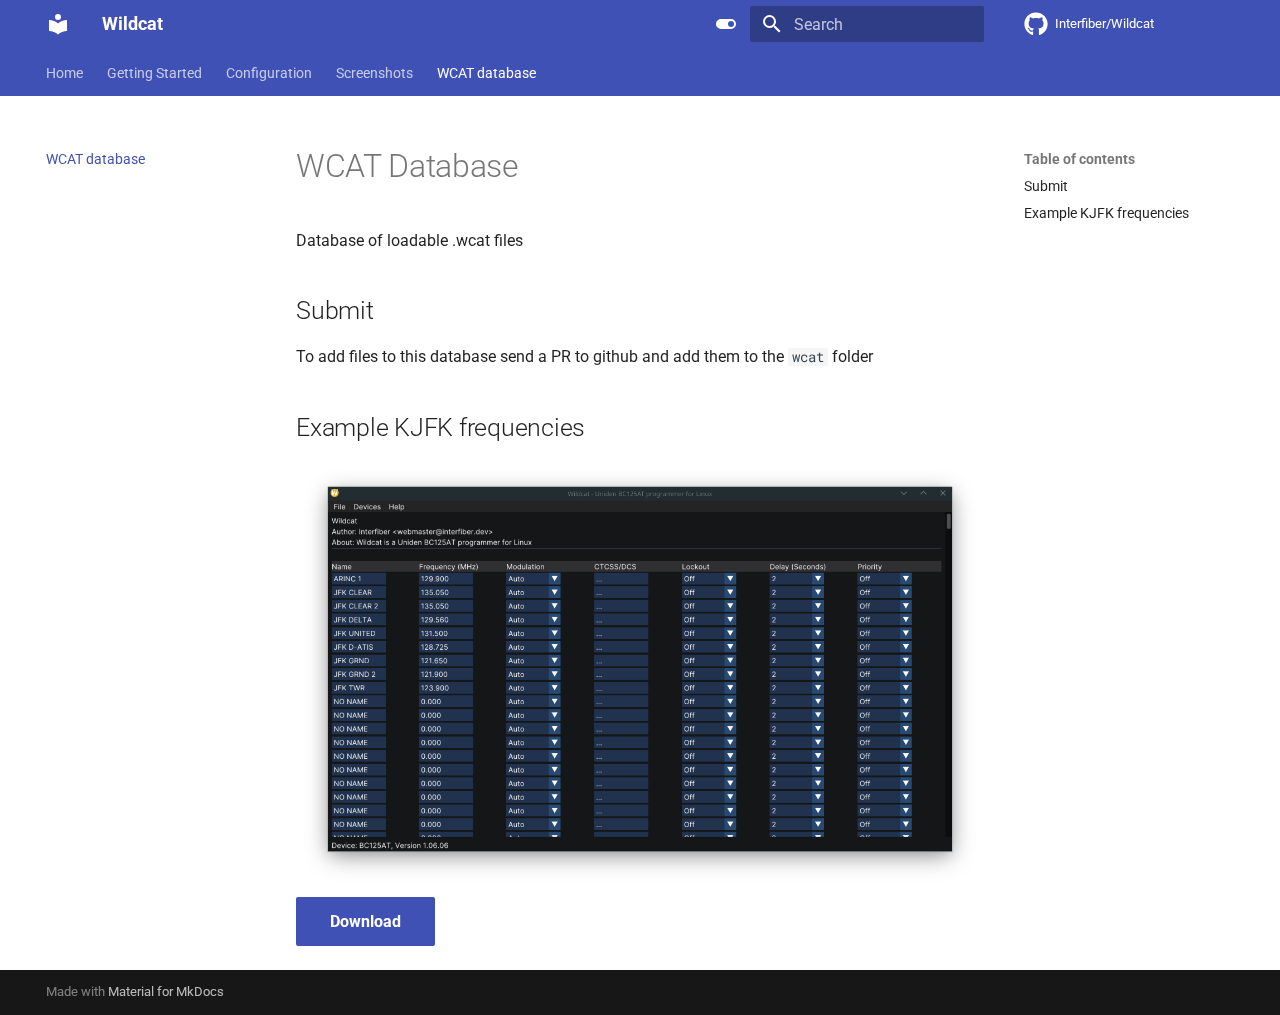
<file: wcat.db/index.html>
<!doctype html>
<html lang="en" class="no-js">
  <head>
    
      <meta charset="utf-8">
      <meta name="viewport" content="width=device-width,initial-scale=1">
      
      
      
      
        <link rel="prev" href="../screenshots/">
      
      
      
      <link rel="icon" href="../assets/images/favicon.png">
      <meta name="generator" content="mkdocs-1.6.0, mkdocs-material-9.5.26">
    
    
      
        <title>WCAT database - Wildcat</title>
      
    
    
      <link rel="stylesheet" href="../assets/stylesheets/main.6543a935.min.css">
      
        
        <link rel="stylesheet" href="../assets/stylesheets/palette.06af60db.min.css">
      
      


    
    
      
    
    
      
        
        
        <link rel="preconnect" href="https://fonts.gstatic.com" crossorigin>
        <link rel="stylesheet" href="https://fonts.googleapis.com/css?family=Roboto:300,300i,400,400i,700,700i%7CRoboto+Mono:400,400i,700,700i&display=fallback">
        <style>:root{--md-text-font:"Roboto";--md-code-font:"Roboto Mono"}</style>
      
    
    
    <script>__md_scope=new URL("..",location),__md_hash=e=>[...e].reduce((e,_)=>(e<<5)-e+_.charCodeAt(0),0),__md_get=(e,_=localStorage,t=__md_scope)=>JSON.parse(_.getItem(t.pathname+"."+e)),__md_set=(e,_,t=localStorage,a=__md_scope)=>{try{t.setItem(a.pathname+"."+e,JSON.stringify(_))}catch(e){}}</script>
    
      

    
    
    
  </head>
  
  
    
    
      
    
    
    
    
    <body dir="ltr" data-md-color-scheme="default" data-md-color-primary="indigo" data-md-color-accent="indigo">
  
    
    <input class="md-toggle" data-md-toggle="drawer" type="checkbox" id="__drawer" autocomplete="off">
    <input class="md-toggle" data-md-toggle="search" type="checkbox" id="__search" autocomplete="off">
    <label class="md-overlay" for="__drawer"></label>
    <div data-md-component="skip">
      
        
        <a href="#wcat-database" class="md-skip">
          Skip to content
        </a>
      
    </div>
    <div data-md-component="announce">
      
    </div>
    
    
      

<header class="md-header" data-md-component="header">
  <nav class="md-header__inner md-grid" aria-label="Header">
    <a href=".." title="Wildcat" class="md-header__button md-logo" aria-label="Wildcat" data-md-component="logo">
      
  
  <svg xmlns="http://www.w3.org/2000/svg" viewBox="0 0 24 24"><path d="M12 8a3 3 0 0 0 3-3 3 3 0 0 0-3-3 3 3 0 0 0-3 3 3 3 0 0 0 3 3m0 3.54C9.64 9.35 6.5 8 3 8v11c3.5 0 6.64 1.35 9 3.54 2.36-2.19 5.5-3.54 9-3.54V8c-3.5 0-6.64 1.35-9 3.54Z"/></svg>

    </a>
    <label class="md-header__button md-icon" for="__drawer">
      
      <svg xmlns="http://www.w3.org/2000/svg" viewBox="0 0 24 24"><path d="M3 6h18v2H3V6m0 5h18v2H3v-2m0 5h18v2H3v-2Z"/></svg>
    </label>
    <div class="md-header__title" data-md-component="header-title">
      <div class="md-header__ellipsis">
        <div class="md-header__topic">
          <span class="md-ellipsis">
            Wildcat
          </span>
        </div>
        <div class="md-header__topic" data-md-component="header-topic">
          <span class="md-ellipsis">
            
              WCAT database
            
          </span>
        </div>
      </div>
    </div>
    
      
        <form class="md-header__option" data-md-component="palette">
  
    
    
    
    <input class="md-option" data-md-color-media="(prefers-color-scheme: light)" data-md-color-scheme="default" data-md-color-primary="indigo" data-md-color-accent="indigo"  aria-label="Switch to dark mode"  type="radio" name="__palette" id="__palette_0">
    
      <label class="md-header__button md-icon" title="Switch to dark mode" for="__palette_1" hidden>
        <svg xmlns="http://www.w3.org/2000/svg" viewBox="0 0 24 24"><path d="M17 7H7a5 5 0 0 0-5 5 5 5 0 0 0 5 5h10a5 5 0 0 0 5-5 5 5 0 0 0-5-5m0 8a3 3 0 0 1-3-3 3 3 0 0 1 3-3 3 3 0 0 1 3 3 3 3 0 0 1-3 3Z"/></svg>
      </label>
    
  
    
    
    
    <input class="md-option" data-md-color-media="(prefers-color-scheme: dark)" data-md-color-scheme="slate" data-md-color-primary="black" data-md-color-accent="indigo"  aria-label="Switch to system preference"  type="radio" name="__palette" id="__palette_1">
    
      <label class="md-header__button md-icon" title="Switch to system preference" for="__palette_0" hidden>
        <svg xmlns="http://www.w3.org/2000/svg" viewBox="0 0 24 24"><path d="M17 7H7a5 5 0 0 0-5 5 5 5 0 0 0 5 5h10a5 5 0 0 0 5-5 5 5 0 0 0-5-5M7 15a3 3 0 0 1-3-3 3 3 0 0 1 3-3 3 3 0 0 1 3 3 3 3 0 0 1-3 3Z"/></svg>
      </label>
    
  
</form>
      
    
    
      <script>var media,input,key,value,palette=__md_get("__palette");if(palette&&palette.color){"(prefers-color-scheme)"===palette.color.media&&(media=matchMedia("(prefers-color-scheme: light)"),input=document.querySelector(media.matches?"[data-md-color-media='(prefers-color-scheme: light)']":"[data-md-color-media='(prefers-color-scheme: dark)']"),palette.color.media=input.getAttribute("data-md-color-media"),palette.color.scheme=input.getAttribute("data-md-color-scheme"),palette.color.primary=input.getAttribute("data-md-color-primary"),palette.color.accent=input.getAttribute("data-md-color-accent"));for([key,value]of Object.entries(palette.color))document.body.setAttribute("data-md-color-"+key,value)}</script>
    
    
    
      <label class="md-header__button md-icon" for="__search">
        
        <svg xmlns="http://www.w3.org/2000/svg" viewBox="0 0 24 24"><path d="M9.5 3A6.5 6.5 0 0 1 16 9.5c0 1.61-.59 3.09-1.56 4.23l.27.27h.79l5 5-1.5 1.5-5-5v-.79l-.27-.27A6.516 6.516 0 0 1 9.5 16 6.5 6.5 0 0 1 3 9.5 6.5 6.5 0 0 1 9.5 3m0 2C7 5 5 7 5 9.5S7 14 9.5 14 14 12 14 9.5 12 5 9.5 5Z"/></svg>
      </label>
      <div class="md-search" data-md-component="search" role="dialog">
  <label class="md-search__overlay" for="__search"></label>
  <div class="md-search__inner" role="search">
    <form class="md-search__form" name="search">
      <input type="text" class="md-search__input" name="query" aria-label="Search" placeholder="Search" autocapitalize="off" autocorrect="off" autocomplete="off" spellcheck="false" data-md-component="search-query" required>
      <label class="md-search__icon md-icon" for="__search">
        
        <svg xmlns="http://www.w3.org/2000/svg" viewBox="0 0 24 24"><path d="M9.5 3A6.5 6.5 0 0 1 16 9.5c0 1.61-.59 3.09-1.56 4.23l.27.27h.79l5 5-1.5 1.5-5-5v-.79l-.27-.27A6.516 6.516 0 0 1 9.5 16 6.5 6.5 0 0 1 3 9.5 6.5 6.5 0 0 1 9.5 3m0 2C7 5 5 7 5 9.5S7 14 9.5 14 14 12 14 9.5 12 5 9.5 5Z"/></svg>
        
        <svg xmlns="http://www.w3.org/2000/svg" viewBox="0 0 24 24"><path d="M20 11v2H8l5.5 5.5-1.42 1.42L4.16 12l7.92-7.92L13.5 5.5 8 11h12Z"/></svg>
      </label>
      <nav class="md-search__options" aria-label="Search">
        
        <button type="reset" class="md-search__icon md-icon" title="Clear" aria-label="Clear" tabindex="-1">
          
          <svg xmlns="http://www.w3.org/2000/svg" viewBox="0 0 24 24"><path d="M19 6.41 17.59 5 12 10.59 6.41 5 5 6.41 10.59 12 5 17.59 6.41 19 12 13.41 17.59 19 19 17.59 13.41 12 19 6.41Z"/></svg>
        </button>
      </nav>
      
    </form>
    <div class="md-search__output">
      <div class="md-search__scrollwrap" tabindex="0" data-md-scrollfix>
        <div class="md-search-result" data-md-component="search-result">
          <div class="md-search-result__meta">
            Initializing search
          </div>
          <ol class="md-search-result__list" role="presentation"></ol>
        </div>
      </div>
    </div>
  </div>
</div>
    
    
      <div class="md-header__source">
        <a href="https://github.com/Interfiber/Wildcat" title="Go to repository" class="md-source" data-md-component="source">
  <div class="md-source__icon md-icon">
    
    <svg xmlns="http://www.w3.org/2000/svg" viewBox="0 0 496 512"><!--! Font Awesome Free 6.5.2 by @fontawesome - https://fontawesome.com License - https://fontawesome.com/license/free (Icons: CC BY 4.0, Fonts: SIL OFL 1.1, Code: MIT License) Copyright 2024 Fonticons, Inc.--><path d="M165.9 397.4c0 2-2.3 3.6-5.2 3.6-3.3.3-5.6-1.3-5.6-3.6 0-2 2.3-3.6 5.2-3.6 3-.3 5.6 1.3 5.6 3.6zm-31.1-4.5c-.7 2 1.3 4.3 4.3 4.9 2.6 1 5.6 0 6.2-2s-1.3-4.3-4.3-5.2c-2.6-.7-5.5.3-6.2 2.3zm44.2-1.7c-2.9.7-4.9 2.6-4.6 4.9.3 2 2.9 3.3 5.9 2.6 2.9-.7 4.9-2.6 4.6-4.6-.3-1.9-3-3.2-5.9-2.9zM244.8 8C106.1 8 0 113.3 0 252c0 110.9 69.8 205.8 169.5 239.2 12.8 2.3 17.3-5.6 17.3-12.1 0-6.2-.3-40.4-.3-61.4 0 0-70 15-84.7-29.8 0 0-11.4-29.1-27.8-36.6 0 0-22.9-15.7 1.6-15.4 0 0 24.9 2 38.6 25.8 21.9 38.6 58.6 27.5 72.9 20.9 2.3-16 8.8-27.1 16-33.7-55.9-6.2-112.3-14.3-112.3-110.5 0-27.5 7.6-41.3 23.6-58.9-2.6-6.5-11.1-33.3 2.6-67.9 20.9-6.5 69 27 69 27 20-5.6 41.5-8.5 62.8-8.5s42.8 2.9 62.8 8.5c0 0 48.1-33.6 69-27 13.7 34.7 5.2 61.4 2.6 67.9 16 17.7 25.8 31.5 25.8 58.9 0 96.5-58.9 104.2-114.8 110.5 9.2 7.9 17 22.9 17 46.4 0 33.7-.3 75.4-.3 83.6 0 6.5 4.6 14.4 17.3 12.1C428.2 457.8 496 362.9 496 252 496 113.3 383.5 8 244.8 8zM97.2 352.9c-1.3 1-1 3.3.7 5.2 1.6 1.6 3.9 2.3 5.2 1 1.3-1 1-3.3-.7-5.2-1.6-1.6-3.9-2.3-5.2-1zm-10.8-8.1c-.7 1.3.3 2.9 2.3 3.9 1.6 1 3.6.7 4.3-.7.7-1.3-.3-2.9-2.3-3.9-2-.6-3.6-.3-4.3.7zm32.4 35.6c-1.6 1.3-1 4.3 1.3 6.2 2.3 2.3 5.2 2.6 6.5 1 1.3-1.3.7-4.3-1.3-6.2-2.2-2.3-5.2-2.6-6.5-1zm-11.4-14.7c-1.6 1-1.6 3.6 0 5.9 1.6 2.3 4.3 3.3 5.6 2.3 1.6-1.3 1.6-3.9 0-6.2-1.4-2.3-4-3.3-5.6-2z"/></svg>
  </div>
  <div class="md-source__repository">
    Interfiber/Wildcat
  </div>
</a>
      </div>
    
  </nav>
  
</header>
    
    <div class="md-container" data-md-component="container">
      
      
        
          
            
<nav class="md-tabs" aria-label="Tabs" data-md-component="tabs">
  <div class="md-grid">
    <ul class="md-tabs__list">
      
        
  
  
  
    <li class="md-tabs__item">
      <a href=".." class="md-tabs__link">
        
  
    
  
  Home

      </a>
    </li>
  

      
        
  
  
  
    
    
      <li class="md-tabs__item">
        <a href="../install/" class="md-tabs__link">
          
  
  Getting Started

        </a>
      </li>
    
  

      
        
  
  
  
    <li class="md-tabs__item">
      <a href="../config/" class="md-tabs__link">
        
  
    
  
  Configuration

      </a>
    </li>
  

      
        
  
  
  
    <li class="md-tabs__item">
      <a href="../screenshots/" class="md-tabs__link">
        
  
    
  
  Screenshots

      </a>
    </li>
  

      
        
  
  
    
  
  
    <li class="md-tabs__item md-tabs__item--active">
      <a href="./" class="md-tabs__link">
        
  
    
  
  WCAT database

      </a>
    </li>
  

      
    </ul>
  </div>
</nav>
          
        
      
      <main class="md-main" data-md-component="main">
        <div class="md-main__inner md-grid">
          
            
              
              <div class="md-sidebar md-sidebar--primary" data-md-component="sidebar" data-md-type="navigation" >
                <div class="md-sidebar__scrollwrap">
                  <div class="md-sidebar__inner">
                    


  


<nav class="md-nav md-nav--primary md-nav--lifted" aria-label="Navigation" data-md-level="0">
  <label class="md-nav__title" for="__drawer">
    <a href=".." title="Wildcat" class="md-nav__button md-logo" aria-label="Wildcat" data-md-component="logo">
      
  
  <svg xmlns="http://www.w3.org/2000/svg" viewBox="0 0 24 24"><path d="M12 8a3 3 0 0 0 3-3 3 3 0 0 0-3-3 3 3 0 0 0-3 3 3 3 0 0 0 3 3m0 3.54C9.64 9.35 6.5 8 3 8v11c3.5 0 6.64 1.35 9 3.54 2.36-2.19 5.5-3.54 9-3.54V8c-3.5 0-6.64 1.35-9 3.54Z"/></svg>

    </a>
    Wildcat
  </label>
  
    <div class="md-nav__source">
      <a href="https://github.com/Interfiber/Wildcat" title="Go to repository" class="md-source" data-md-component="source">
  <div class="md-source__icon md-icon">
    
    <svg xmlns="http://www.w3.org/2000/svg" viewBox="0 0 496 512"><!--! Font Awesome Free 6.5.2 by @fontawesome - https://fontawesome.com License - https://fontawesome.com/license/free (Icons: CC BY 4.0, Fonts: SIL OFL 1.1, Code: MIT License) Copyright 2024 Fonticons, Inc.--><path d="M165.9 397.4c0 2-2.3 3.6-5.2 3.6-3.3.3-5.6-1.3-5.6-3.6 0-2 2.3-3.6 5.2-3.6 3-.3 5.6 1.3 5.6 3.6zm-31.1-4.5c-.7 2 1.3 4.3 4.3 4.9 2.6 1 5.6 0 6.2-2s-1.3-4.3-4.3-5.2c-2.6-.7-5.5.3-6.2 2.3zm44.2-1.7c-2.9.7-4.9 2.6-4.6 4.9.3 2 2.9 3.3 5.9 2.6 2.9-.7 4.9-2.6 4.6-4.6-.3-1.9-3-3.2-5.9-2.9zM244.8 8C106.1 8 0 113.3 0 252c0 110.9 69.8 205.8 169.5 239.2 12.8 2.3 17.3-5.6 17.3-12.1 0-6.2-.3-40.4-.3-61.4 0 0-70 15-84.7-29.8 0 0-11.4-29.1-27.8-36.6 0 0-22.9-15.7 1.6-15.4 0 0 24.9 2 38.6 25.8 21.9 38.6 58.6 27.5 72.9 20.9 2.3-16 8.8-27.1 16-33.7-55.9-6.2-112.3-14.3-112.3-110.5 0-27.5 7.6-41.3 23.6-58.9-2.6-6.5-11.1-33.3 2.6-67.9 20.9-6.5 69 27 69 27 20-5.6 41.5-8.5 62.8-8.5s42.8 2.9 62.8 8.5c0 0 48.1-33.6 69-27 13.7 34.7 5.2 61.4 2.6 67.9 16 17.7 25.8 31.5 25.8 58.9 0 96.5-58.9 104.2-114.8 110.5 9.2 7.9 17 22.9 17 46.4 0 33.7-.3 75.4-.3 83.6 0 6.5 4.6 14.4 17.3 12.1C428.2 457.8 496 362.9 496 252 496 113.3 383.5 8 244.8 8zM97.2 352.9c-1.3 1-1 3.3.7 5.2 1.6 1.6 3.9 2.3 5.2 1 1.3-1 1-3.3-.7-5.2-1.6-1.6-3.9-2.3-5.2-1zm-10.8-8.1c-.7 1.3.3 2.9 2.3 3.9 1.6 1 3.6.7 4.3-.7.7-1.3-.3-2.9-2.3-3.9-2-.6-3.6-.3-4.3.7zm32.4 35.6c-1.6 1.3-1 4.3 1.3 6.2 2.3 2.3 5.2 2.6 6.5 1 1.3-1.3.7-4.3-1.3-6.2-2.2-2.3-5.2-2.6-6.5-1zm-11.4-14.7c-1.6 1-1.6 3.6 0 5.9 1.6 2.3 4.3 3.3 5.6 2.3 1.6-1.3 1.6-3.9 0-6.2-1.4-2.3-4-3.3-5.6-2z"/></svg>
  </div>
  <div class="md-source__repository">
    Interfiber/Wildcat
  </div>
</a>
    </div>
  
  <ul class="md-nav__list" data-md-scrollfix>
    
      
      
  
  
  
  
    <li class="md-nav__item">
      <a href=".." class="md-nav__link">
        
  
  <span class="md-ellipsis">
    Home
  </span>
  

      </a>
    </li>
  

    
      
      
  
  
  
  
    
    
    
      
      
    
    
    <li class="md-nav__item md-nav__item--nested">
      
        
        
        <input class="md-nav__toggle md-toggle " type="checkbox" id="__nav_2" >
        
          
          <label class="md-nav__link" for="__nav_2" id="__nav_2_label" tabindex="0">
            
  
  <span class="md-ellipsis">
    Getting Started
  </span>
  

            <span class="md-nav__icon md-icon"></span>
          </label>
        
        <nav class="md-nav" data-md-level="1" aria-labelledby="__nav_2_label" aria-expanded="false">
          <label class="md-nav__title" for="__nav_2">
            <span class="md-nav__icon md-icon"></span>
            Getting Started
          </label>
          <ul class="md-nav__list" data-md-scrollfix>
            
              
                
  
  
  
  
    <li class="md-nav__item">
      <a href="../install/" class="md-nav__link">
        
  
  <span class="md-ellipsis">
    Installation
  </span>
  

      </a>
    </li>
  

              
            
              
                
  
  
  
  
    <li class="md-nav__item">
      <a href="../problems/" class="md-nav__link">
        
  
  <span class="md-ellipsis">
    Common Problems
  </span>
  

      </a>
    </li>
  

              
            
          </ul>
        </nav>
      
    </li>
  

    
      
      
  
  
  
  
    <li class="md-nav__item">
      <a href="../config/" class="md-nav__link">
        
  
  <span class="md-ellipsis">
    Configuration
  </span>
  

      </a>
    </li>
  

    
      
      
  
  
  
  
    <li class="md-nav__item">
      <a href="../screenshots/" class="md-nav__link">
        
  
  <span class="md-ellipsis">
    Screenshots
  </span>
  

      </a>
    </li>
  

    
      
      
  
  
    
  
  
  
    <li class="md-nav__item md-nav__item--active">
      
      <input class="md-nav__toggle md-toggle" type="checkbox" id="__toc">
      
      
        
      
      
        <label class="md-nav__link md-nav__link--active" for="__toc">
          
  
  <span class="md-ellipsis">
    WCAT database
  </span>
  

          <span class="md-nav__icon md-icon"></span>
        </label>
      
      <a href="./" class="md-nav__link md-nav__link--active">
        
  
  <span class="md-ellipsis">
    WCAT database
  </span>
  

      </a>
      
        

<nav class="md-nav md-nav--secondary" aria-label="Table of contents">
  
  
  
    
  
  
    <label class="md-nav__title" for="__toc">
      <span class="md-nav__icon md-icon"></span>
      Table of contents
    </label>
    <ul class="md-nav__list" data-md-component="toc" data-md-scrollfix>
      
        <li class="md-nav__item">
  <a href="#submit" class="md-nav__link">
    <span class="md-ellipsis">
      Submit
    </span>
  </a>
  
</li>
      
        <li class="md-nav__item">
  <a href="#example-kjfk-frequencies" class="md-nav__link">
    <span class="md-ellipsis">
      Example KJFK frequencies
    </span>
  </a>
  
</li>
      
    </ul>
  
</nav>
      
    </li>
  

    
  </ul>
</nav>
                  </div>
                </div>
              </div>
            
            
              
              <div class="md-sidebar md-sidebar--secondary" data-md-component="sidebar" data-md-type="toc" >
                <div class="md-sidebar__scrollwrap">
                  <div class="md-sidebar__inner">
                    

<nav class="md-nav md-nav--secondary" aria-label="Table of contents">
  
  
  
    
  
  
    <label class="md-nav__title" for="__toc">
      <span class="md-nav__icon md-icon"></span>
      Table of contents
    </label>
    <ul class="md-nav__list" data-md-component="toc" data-md-scrollfix>
      
        <li class="md-nav__item">
  <a href="#submit" class="md-nav__link">
    <span class="md-ellipsis">
      Submit
    </span>
  </a>
  
</li>
      
        <li class="md-nav__item">
  <a href="#example-kjfk-frequencies" class="md-nav__link">
    <span class="md-ellipsis">
      Example KJFK frequencies
    </span>
  </a>
  
</li>
      
    </ul>
  
</nav>
                  </div>
                </div>
              </div>
            
          
          
            <div class="md-content" data-md-component="content">
              <article class="md-content__inner md-typeset">
                
                  

  
  


<h1 id="wcat-database">WCAT Database</h1>
<p>Database of loadable .wcat files</p>
<h2 id="submit">Submit</h2>
<p>To add files to this database send a PR to github and add them to the <code>wcat</code> folder</p>
<h2 id="example-kjfk-frequencies">Example KJFK frequencies</h2>
<p><img alt="" src="../wcat/wcat_kjfk.png" />
<a class="md-button md-button--primary" href="../wcat/KJFK_example.wcat">Download</a></p>












                
              </article>
            </div>
          
          
<script>var target=document.getElementById(location.hash.slice(1));target&&target.name&&(target.checked=target.name.startsWith("__tabbed_"))</script>
        </div>
        
          <button type="button" class="md-top md-icon" data-md-component="top" hidden>
  
  <svg xmlns="http://www.w3.org/2000/svg" viewBox="0 0 24 24"><path d="M13 20h-2V8l-5.5 5.5-1.42-1.42L12 4.16l7.92 7.92-1.42 1.42L13 8v12Z"/></svg>
  Back to top
</button>
        
      </main>
      
        <footer class="md-footer">
  
  <div class="md-footer-meta md-typeset">
    <div class="md-footer-meta__inner md-grid">
      <div class="md-copyright">
  
  
    Made with
    <a href="https://squidfunk.github.io/mkdocs-material/" target="_blank" rel="noopener">
      Material for MkDocs
    </a>
  
</div>
      
    </div>
  </div>
</footer>
      
    </div>
    <div class="md-dialog" data-md-component="dialog">
      <div class="md-dialog__inner md-typeset"></div>
    </div>
    
    
    <script id="__config" type="application/json">{"base": "..", "features": ["navigation.top", "navigation.tabs", "admonition"], "search": "../assets/javascripts/workers/search.b8dbb3d2.min.js", "translations": {"clipboard.copied": "Copied to clipboard", "clipboard.copy": "Copy to clipboard", "search.result.more.one": "1 more on this page", "search.result.more.other": "# more on this page", "search.result.none": "No matching documents", "search.result.one": "1 matching document", "search.result.other": "# matching documents", "search.result.placeholder": "Type to start searching", "search.result.term.missing": "Missing", "select.version": "Select version"}}</script>
    
    
      <script src="../assets/javascripts/bundle.ad660dcc.min.js"></script>
      
    
  </body>
</html>
</file>
<file: assets/index.css>
html {
    height: 100%;
    overflow-y: hidden;
    scroll-behavior: auto;
}

body {
    position: absolute;
    top: 0;
    left: 0;
    perspective: 1px;
    perspective-origin: top center;
    height: 100%;
    /* overflow-x: hidden; */
    /* overflow-y: auto; */
}

.md-content__inner>.md-content__button:first-child {
    display: none;
}

.fusion-home-landing {
    padding: 10px;
    font-size: 1.25em;
    text-align: center;
}

body::before {
    content: '';
    position: absolute;
    top: 40rem;
    left: calc(50% - (116.4rem / 2));
    width: 116.4rem;
    height: 65.475rem;
    background-size: 100%;
    background-repeat: no-repeat;

    z-index: -10;

    transform: translateZ(-0.8px) scale(1.8);
    transform-style: preserve-3d;
}

.fusion-home-landing h1 {
    margin-bottom: 0.5em;
}

.fusion-home-landing p {
    max-width: 38em;
    margin: 1em auto;
}

.fusion-home-landing nav {
    display: flex;
    flex-direction: row;
    align-items: center;
    justify-content: center;
    flex-wrap: wrap;
    column-gap: 2em;
    row-gap: 1lh;
}

.fusion-home-landing nav>* {
    flex-shrink: 0;
    flex-grow: 0;
}


.fusion-home-landing a.arrow-link::after {
    content: "->";
    display: inline-block;
    margin-left: 0.25em;
    margin-right: 0.25em;
    transition: margin 0.2s ease;
}

.fusion-home-landing a.arrow-link:hover::after {
    margin-left: 0.5em;
    margin-right: 0em;
}

.fusion-home-landing .landing-image {
    margin-top: 3em;
    margin-bottom: 3em;
    width: 100%;
    max-width: 48em;
    height: auto;
}

.fusion-home-float {
    float: left;
    width: 50%;
    padding-right: 1rem;
}

.fusion-home-centre {
    margin: auto;
    max-width: 40em;
    padding-right: 1rem;
}

/* adding some height to the #learn-more anchor tag means the title of the
	first section won't be cut off by the page header.
*/
#learn-more {
    display: block;
    width: 1em;
    height: 3em;
}

/* HACK: code blocks don't support being floated properly, so they end up taking 100% of
	the page width, overlapping the paragraph next to them.

	To fix this, we disable pointer events on the code block directly, but enable it for the
	children, which are correctly positioned.
*/
div.highlight {
    pointer-events: none;
}

div.highlight * * {
    pointer-events: initial;
}

.md-typeset code {
    background: var(--md-primary-bg-color);
}

.md-typeset hr {
    border-bottom-color: var(--md-default-bg-color);
    opacity: calc(35 / 255);
}

@media screen and (max-width: 45rem) {
    .fusion-home-landing {
        font-size: 1em;
    }

    body::before {
        top: 30rem;
        transform: translateZ(-0.7px) scale(1.2);
    }
}

@media screen and (max-width: 60rem) {
    .fusion-home-float {
        float: none;
        width: 100%;
        padding: 0rem;
    }
}

section h2 {
    margin-top: 0 !important;
}
</file>
<file: assets/stylesheets/main.6543a935.min.css>
@charset "UTF-8";html{-webkit-text-size-adjust:none;-moz-text-size-adjust:none;text-size-adjust:none;box-sizing:border-box}*,:after,:before{box-sizing:inherit}@media (prefers-reduced-motion){*,:after,:before{transition:none!important}}body{margin:0}a,button,input,label{-webkit-tap-highlight-color:transparent}a{color:inherit;text-decoration:none}hr{border:0;box-sizing:initial;display:block;height:.05rem;overflow:visible;padding:0}small{font-size:80%}sub,sup{line-height:1em}img{border-style:none}table{border-collapse:initial;border-spacing:0}td,th{font-weight:400;vertical-align:top}button{background:#0000;border:0;font-family:inherit;font-size:inherit;margin:0;padding:0}input{border:0;outline:none}:root{--md-primary-fg-color:#4051b5;--md-primary-fg-color--light:#5d6cc0;--md-primary-fg-color--dark:#303fa1;--md-primary-bg-color:#fff;--md-primary-bg-color--light:#ffffffb3;--md-accent-fg-color:#526cfe;--md-accent-fg-color--transparent:#526cfe1a;--md-accent-bg-color:#fff;--md-accent-bg-color--light:#ffffffb3}[data-md-color-scheme=default]{color-scheme:light}[data-md-color-scheme=default] img[src$="#gh-dark-mode-only"],[data-md-color-scheme=default] img[src$="#only-dark"]{display:none}:root,[data-md-color-scheme=default]{--md-hue:225deg;--md-default-fg-color:#000000de;--md-default-fg-color--light:#0000008a;--md-default-fg-color--lighter:#00000052;--md-default-fg-color--lightest:#00000012;--md-default-bg-color:#fff;--md-default-bg-color--light:#ffffffb3;--md-default-bg-color--lighter:#ffffff4d;--md-default-bg-color--lightest:#ffffff1f;--md-code-fg-color:#36464e;--md-code-bg-color:#f5f5f5;--md-code-hl-color:#4287ff;--md-code-hl-color--light:#4287ff1a;--md-code-hl-number-color:#d52a2a;--md-code-hl-special-color:#db1457;--md-code-hl-function-color:#a846b9;--md-code-hl-constant-color:#6e59d9;--md-code-hl-keyword-color:#3f6ec6;--md-code-hl-string-color:#1c7d4d;--md-code-hl-name-color:var(--md-code-fg-color);--md-code-hl-operator-color:var(--md-default-fg-color--light);--md-code-hl-punctuation-color:var(--md-default-fg-color--light);--md-code-hl-comment-color:var(--md-default-fg-color--light);--md-code-hl-generic-color:var(--md-default-fg-color--light);--md-code-hl-variable-color:var(--md-default-fg-color--light);--md-typeset-color:var(--md-default-fg-color);--md-typeset-a-color:var(--md-primary-fg-color);--md-typeset-del-color:#f5503d26;--md-typeset-ins-color:#0bd57026;--md-typeset-kbd-color:#fafafa;--md-typeset-kbd-accent-color:#fff;--md-typeset-kbd-border-color:#b8b8b8;--md-typeset-mark-color:#ffff0080;--md-typeset-table-color:#0000001f;--md-typeset-table-color--light:rgba(0,0,0,.035);--md-admonition-fg-color:var(--md-default-fg-color);--md-admonition-bg-color:var(--md-default-bg-color);--md-warning-fg-color:#000000de;--md-warning-bg-color:#ff9;--md-footer-fg-color:#fff;--md-footer-fg-color--light:#ffffffb3;--md-footer-fg-color--lighter:#ffffff73;--md-footer-bg-color:#000000de;--md-footer-bg-color--dark:#00000052;--md-shadow-z1:0 0.2rem 0.5rem #0000000d,0 0 0.05rem #0000001a;--md-shadow-z2:0 0.2rem 0.5rem #0000001a,0 0 0.05rem #00000040;--md-shadow-z3:0 0.2rem 0.5rem #0003,0 0 0.05rem #00000059}.md-icon svg{fill:currentcolor;display:block;height:1.2rem;width:1.2rem}body{-webkit-font-smoothing:antialiased;-moz-osx-font-smoothing:grayscale;--md-text-font-family:var(--md-text-font,_),-apple-system,BlinkMacSystemFont,Helvetica,Arial,sans-serif;--md-code-font-family:var(--md-code-font,_),SFMono-Regular,Consolas,Menlo,monospace}aside,body,input{font-feature-settings:"kern","liga";color:var(--md-typeset-color);font-family:var(--md-text-font-family)}code,kbd,pre{font-feature-settings:"kern";font-family:var(--md-code-font-family)}:root{--md-typeset-table-sort-icon:url('data:image/svg+xml;charset=utf-8,<svg xmlns="http://www.w3.org/2000/svg" viewBox="0 0 24 24"><path d="m18 21-4-4h3V7h-3l4-4 4 4h-3v10h3M2 19v-2h10v2M2 13v-2h7v2M2 7V5h4v2H2Z"/></svg>');--md-typeset-table-sort-icon--asc:url('data:image/svg+xml;charset=utf-8,<svg xmlns="http://www.w3.org/2000/svg" viewBox="0 0 24 24"><path d="M19 17h3l-4 4-4-4h3V3h2M2 17h10v2H2M6 5v2H2V5m0 6h7v2H2v-2Z"/></svg>');--md-typeset-table-sort-icon--desc:url('data:image/svg+xml;charset=utf-8,<svg xmlns="http://www.w3.org/2000/svg" viewBox="0 0 24 24"><path d="M19 7h3l-4-4-4 4h3v14h2M2 17h10v2H2M6 5v2H2V5m0 6h7v2H2v-2Z"/></svg>')}.md-typeset{-webkit-print-color-adjust:exact;color-adjust:exact;font-size:.8rem;line-height:1.6}@media print{.md-typeset{font-size:.68rem}}.md-typeset blockquote,.md-typeset dl,.md-typeset figure,.md-typeset ol,.md-typeset pre,.md-typeset ul{margin-bottom:1em;margin-top:1em}.md-typeset h1{color:var(--md-default-fg-color--light);font-size:2em;line-height:1.3;margin:0 0 1.25em}.md-typeset h1,.md-typeset h2{font-weight:300;letter-spacing:-.01em}.md-typeset h2{font-size:1.5625em;line-height:1.4;margin:1.6em 0 .64em}.md-typeset h3{font-size:1.25em;font-weight:400;letter-spacing:-.01em;line-height:1.5;margin:1.6em 0 .8em}.md-typeset h2+h3{margin-top:.8em}.md-typeset h4{font-weight:700;letter-spacing:-.01em;margin:1em 0}.md-typeset h5,.md-typeset h6{color:var(--md-default-fg-color--light);font-size:.8em;font-weight:700;letter-spacing:-.01em;margin:1.25em 0}.md-typeset h5{text-transform:uppercase}.md-typeset hr{border-bottom:.05rem solid var(--md-default-fg-color--lightest);display:flow-root;margin:1.5em 0}.md-typeset a{color:var(--md-typeset-a-color);word-break:break-word}.md-typeset a,.md-typeset a:before{transition:color 125ms}.md-typeset a:focus,.md-typeset a:hover{color:var(--md-accent-fg-color)}.md-typeset a:focus code,.md-typeset a:hover code{background-color:var(--md-accent-fg-color--transparent)}.md-typeset a code{color:currentcolor;transition:background-color 125ms}.md-typeset a.focus-visible{outline-color:var(--md-accent-fg-color);outline-offset:.2rem}.md-typeset code,.md-typeset kbd,.md-typeset pre{color:var(--md-code-fg-color);direction:ltr;font-variant-ligatures:none}@media print{.md-typeset code,.md-typeset kbd,.md-typeset pre{white-space:pre-wrap}}.md-typeset code{background-color:var(--md-code-bg-color);border-radius:.1rem;-webkit-box-decoration-break:clone;box-decoration-break:clone;font-size:.85em;padding:0 .2941176471em;word-break:break-word}.md-typeset code:not(.focus-visible){-webkit-tap-highlight-color:transparent;outline:none}.md-typeset pre{display:flow-root;line-height:1.4;position:relative}.md-typeset pre>code{-webkit-box-decoration-break:slice;box-decoration-break:slice;box-shadow:none;display:block;margin:0;outline-color:var(--md-accent-fg-color);overflow:auto;padding:.7720588235em 1.1764705882em;scrollbar-color:var(--md-default-fg-color--lighter) #0000;scrollbar-width:thin;touch-action:auto;word-break:normal}.md-typeset pre>code:hover{scrollbar-color:var(--md-accent-fg-color) #0000}.md-typeset pre>code::-webkit-scrollbar{height:.2rem;width:.2rem}.md-typeset pre>code::-webkit-scrollbar-thumb{background-color:var(--md-default-fg-color--lighter)}.md-typeset pre>code::-webkit-scrollbar-thumb:hover{background-color:var(--md-accent-fg-color)}.md-typeset kbd{background-color:var(--md-typeset-kbd-color);border-radius:.1rem;box-shadow:0 .1rem 0 .05rem var(--md-typeset-kbd-border-color),0 .1rem 0 var(--md-typeset-kbd-border-color),0 -.1rem .2rem var(--md-typeset-kbd-accent-color) inset;color:var(--md-default-fg-color);display:inline-block;font-size:.75em;padding:0 .6666666667em;vertical-align:text-top;word-break:break-word}.md-typeset mark{background-color:var(--md-typeset-mark-color);-webkit-box-decoration-break:clone;box-decoration-break:clone;color:inherit;word-break:break-word}.md-typeset abbr{border-bottom:.05rem dotted var(--md-default-fg-color--light);cursor:help;text-decoration:none}.md-typeset small{opacity:.75}[dir=ltr] .md-typeset sub,[dir=ltr] .md-typeset sup{margin-left:.078125em}[dir=rtl] .md-typeset sub,[dir=rtl] .md-typeset sup{margin-right:.078125em}[dir=ltr] .md-typeset blockquote{padding-left:.6rem}[dir=rtl] .md-typeset blockquote{padding-right:.6rem}[dir=ltr] .md-typeset blockquote{border-left:.2rem solid var(--md-default-fg-color--lighter)}[dir=rtl] .md-typeset blockquote{border-right:.2rem solid var(--md-default-fg-color--lighter)}.md-typeset blockquote{color:var(--md-default-fg-color--light);margin-left:0;margin-right:0}.md-typeset ul{list-style-type:disc}[dir=ltr] .md-typeset ol,[dir=ltr] .md-typeset ul{margin-left:.625em}[dir=rtl] .md-typeset ol,[dir=rtl] .md-typeset ul{margin-right:.625em}.md-typeset ol,.md-typeset ul{padding:0}.md-typeset ol:not([hidden]),.md-typeset ul:not([hidden]){display:flow-root}.md-typeset ol ol,.md-typeset ul ol{list-style-type:lower-alpha}.md-typeset ol ol ol,.md-typeset ul ol ol{list-style-type:lower-roman}[dir=ltr] .md-typeset ol li,[dir=ltr] .md-typeset ul li{margin-left:1.25em}[dir=rtl] .md-typeset ol li,[dir=rtl] .md-typeset ul li{margin-right:1.25em}.md-typeset ol li,.md-typeset ul li{margin-bottom:.5em}.md-typeset ol li blockquote,.md-typeset ol li p,.md-typeset ul li blockquote,.md-typeset ul li p{margin:.5em 0}.md-typeset ol li:last-child,.md-typeset ul li:last-child{margin-bottom:0}[dir=ltr] .md-typeset ol li ol,[dir=ltr] .md-typeset ol li ul,[dir=ltr] .md-typeset ul li ol,[dir=ltr] .md-typeset ul li ul{margin-left:.625em}[dir=rtl] .md-typeset ol li ol,[dir=rtl] .md-typeset ol li ul,[dir=rtl] .md-typeset ul li ol,[dir=rtl] .md-typeset ul li ul{margin-right:.625em}.md-typeset ol li ol,.md-typeset ol li ul,.md-typeset ul li ol,.md-typeset ul li ul{margin-bottom:.5em;margin-top:.5em}[dir=ltr] .md-typeset dd{margin-left:1.875em}[dir=rtl] .md-typeset dd{margin-right:1.875em}.md-typeset dd{margin-bottom:1.5em;margin-top:1em}.md-typeset img,.md-typeset svg,.md-typeset video{height:auto;max-width:100%}.md-typeset img[align=left]{margin:1em 1em 1em 0}.md-typeset img[align=right]{margin:1em 0 1em 1em}.md-typeset img[align]:only-child{margin-top:0}.md-typeset figure{display:flow-root;margin:1em auto;max-width:100%;text-align:center;width:-moz-fit-content;width:fit-content}.md-typeset figure img{display:block;margin:0 auto}.md-typeset figcaption{font-style:italic;margin:1em auto;max-width:24rem}.md-typeset iframe{max-width:100%}.md-typeset table:not([class]){background-color:var(--md-default-bg-color);border:.05rem solid var(--md-typeset-table-color);border-radius:.1rem;display:inline-block;font-size:.64rem;max-width:100%;overflow:auto;touch-action:auto}@media print{.md-typeset table:not([class]){display:table}}.md-typeset table:not([class])+*{margin-top:1.5em}.md-typeset table:not([class]) td>:first-child,.md-typeset table:not([class]) th>:first-child{margin-top:0}.md-typeset table:not([class]) td>:last-child,.md-typeset table:not([class]) th>:last-child{margin-bottom:0}.md-typeset table:not([class]) td:not([align]),.md-typeset table:not([class]) th:not([align]){text-align:left}[dir=rtl] .md-typeset table:not([class]) td:not([align]),[dir=rtl] .md-typeset table:not([class]) th:not([align]){text-align:right}.md-typeset table:not([class]) th{font-weight:700;min-width:5rem;padding:.9375em 1.25em;vertical-align:top}.md-typeset table:not([class]) td{border-top:.05rem solid var(--md-typeset-table-color);padding:.9375em 1.25em;vertical-align:top}.md-typeset table:not([class]) tbody tr{transition:background-color 125ms}.md-typeset table:not([class]) tbody tr:hover{background-color:var(--md-typeset-table-color--light);box-shadow:0 .05rem 0 var(--md-default-bg-color) inset}.md-typeset table:not([class]) a{word-break:normal}.md-typeset table th[role=columnheader]{cursor:pointer}[dir=ltr] .md-typeset table th[role=columnheader]:after{margin-left:.5em}[dir=rtl] .md-typeset table th[role=columnheader]:after{margin-right:.5em}.md-typeset table th[role=columnheader]:after{content:"";display:inline-block;height:1.2em;-webkit-mask-image:var(--md-typeset-table-sort-icon);mask-image:var(--md-typeset-table-sort-icon);-webkit-mask-repeat:no-repeat;mask-repeat:no-repeat;-webkit-mask-size:contain;mask-size:contain;transition:background-color 125ms;vertical-align:text-bottom;width:1.2em}.md-typeset table th[role=columnheader]:hover:after{background-color:var(--md-default-fg-color--lighter)}.md-typeset table th[role=columnheader][aria-sort=ascending]:after{background-color:var(--md-default-fg-color--light);-webkit-mask-image:var(--md-typeset-table-sort-icon--asc);mask-image:var(--md-typeset-table-sort-icon--asc)}.md-typeset table th[role=columnheader][aria-sort=descending]:after{background-color:var(--md-default-fg-color--light);-webkit-mask-image:var(--md-typeset-table-sort-icon--desc);mask-image:var(--md-typeset-table-sort-icon--desc)}.md-typeset__scrollwrap{margin:1em -.8rem;overflow-x:auto;touch-action:auto}.md-typeset__table{display:inline-block;margin-bottom:.5em;padding:0 .8rem}@media print{.md-typeset__table{display:block}}html .md-typeset__table table{display:table;margin:0;overflow:hidden;width:100%}@media screen and (max-width:44.984375em){.md-content__inner>pre{margin:1em -.8rem}.md-content__inner>pre code{border-radius:0}}.md-typeset .md-author{border-radius:100%;display:block;flex-shrink:0;height:1.6rem;overflow:hidden;position:relative;transition:color 125ms,transform 125ms;width:1.6rem}.md-typeset .md-author img{display:block}.md-typeset .md-author--more{background:var(--md-default-fg-color--lightest);color:var(--md-default-fg-color--lighter);font-size:.6rem;font-weight:700;line-height:1.6rem;text-align:center}.md-typeset .md-author--long{height:2.4rem;width:2.4rem}.md-typeset a.md-author{transform:scale(1)}.md-typeset a.md-author img{border-radius:100%;filter:grayscale(100%) opacity(75%);transition:filter 125ms}.md-typeset a.md-author:focus,.md-typeset a.md-author:hover{transform:scale(1.1);z-index:1}.md-typeset a.md-author:focus img,.md-typeset a.md-author:hover img{filter:grayscale(0)}.md-banner{background-color:var(--md-footer-bg-color);color:var(--md-footer-fg-color);overflow:auto}@media print{.md-banner{display:none}}.md-banner--warning{background-color:var(--md-warning-bg-color);color:var(--md-warning-fg-color)}.md-banner__inner{font-size:.7rem;margin:.6rem auto;padding:0 .8rem}[dir=ltr] .md-banner__button{float:right}[dir=rtl] .md-banner__button{float:left}.md-banner__button{color:inherit;cursor:pointer;transition:opacity .25s}.no-js .md-banner__button{display:none}.md-banner__button:hover{opacity:.7}html{font-size:125%;height:100%;overflow-x:hidden}@media screen and (min-width:100em){html{font-size:137.5%}}@media screen and (min-width:125em){html{font-size:150%}}body{background-color:var(--md-default-bg-color);display:flex;flex-direction:column;font-size:.5rem;min-height:100%;position:relative;width:100%}@media print{body{display:block}}@media screen and (max-width:59.984375em){body[data-md-scrolllock]{position:fixed}}.md-grid{margin-left:auto;margin-right:auto;max-width:61rem}.md-container{display:flex;flex-direction:column;flex-grow:1}@media print{.md-container{display:block}}.md-main{flex-grow:1}.md-main__inner{display:flex;height:100%;margin-top:1.5rem}.md-ellipsis{overflow:hidden;text-overflow:ellipsis}.md-toggle{display:none}.md-option{height:0;opacity:0;position:absolute;width:0}.md-option:checked+label:not([hidden]){display:block}.md-option.focus-visible+label{outline-color:var(--md-accent-fg-color);outline-style:auto}.md-skip{background-color:var(--md-default-fg-color);border-radius:.1rem;color:var(--md-default-bg-color);font-size:.64rem;margin:.5rem;opacity:0;outline-color:var(--md-accent-fg-color);padding:.3rem .5rem;position:fixed;transform:translateY(.4rem);z-index:-1}.md-skip:focus{opacity:1;transform:translateY(0);transition:transform .25s cubic-bezier(.4,0,.2,1),opacity 175ms 75ms;z-index:10}@page{margin:25mm}:root{--md-clipboard-icon:url('data:image/svg+xml;charset=utf-8,<svg xmlns="http://www.w3.org/2000/svg" viewBox="0 0 24 24"><path d="M19 21H8V7h11m0-2H8a2 2 0 0 0-2 2v14a2 2 0 0 0 2 2h11a2 2 0 0 0 2-2V7a2 2 0 0 0-2-2m-3-4H4a2 2 0 0 0-2 2v14h2V3h12V1Z"/></svg>')}.md-clipboard{border-radius:.1rem;color:var(--md-default-fg-color--lightest);cursor:pointer;height:1.5em;outline-color:var(--md-accent-fg-color);outline-offset:.1rem;position:absolute;right:.5em;top:.5em;transition:color .25s;width:1.5em;z-index:1}@media print{.md-clipboard{display:none}}.md-clipboard:not(.focus-visible){-webkit-tap-highlight-color:transparent;outline:none}:hover>.md-clipboard{color:var(--md-default-fg-color--light)}.md-clipboard:focus,.md-clipboard:hover{color:var(--md-accent-fg-color)}.md-clipboard:after{background-color:currentcolor;content:"";display:block;height:1.125em;margin:0 auto;-webkit-mask-image:var(--md-clipboard-icon);mask-image:var(--md-clipboard-icon);-webkit-mask-position:center;mask-position:center;-webkit-mask-repeat:no-repeat;mask-repeat:no-repeat;-webkit-mask-size:contain;mask-size:contain;width:1.125em}.md-clipboard--inline{cursor:pointer}.md-clipboard--inline code{transition:color .25s,background-color .25s}.md-clipboard--inline:focus code,.md-clipboard--inline:hover code{background-color:var(--md-accent-fg-color--transparent);color:var(--md-accent-fg-color)}.md-typeset .md-code__content{display:grid}@keyframes consent{0%{opacity:0;transform:translateY(100%)}to{opacity:1;transform:translateY(0)}}@keyframes overlay{0%{opacity:0}to{opacity:1}}.md-consent__overlay{animation:overlay .25s both;-webkit-backdrop-filter:blur(.1rem);backdrop-filter:blur(.1rem);background-color:#0000008a;height:100%;opacity:1;position:fixed;top:0;width:100%;z-index:5}.md-consent__inner{animation:consent .5s cubic-bezier(.1,.7,.1,1) both;background-color:var(--md-default-bg-color);border:0;border-radius:.1rem;bottom:0;box-shadow:0 0 .2rem #0000001a,0 .2rem .4rem #0003;max-height:100%;overflow:auto;padding:0;position:fixed;width:100%;z-index:5}.md-consent__form{padding:.8rem}.md-consent__settings{display:none;margin:1em 0}input:checked+.md-consent__settings{display:block}.md-consent__controls{margin-bottom:.8rem}.md-typeset .md-consent__controls .md-button{display:inline}@media screen and (max-width:44.984375em){.md-typeset .md-consent__controls .md-button{display:block;margin-top:.4rem;text-align:center;width:100%}}.md-consent label{cursor:pointer}.md-content{flex-grow:1;min-width:0}.md-content__inner{margin:0 .8rem 1.2rem;padding-top:.6rem}@media screen and (min-width:76.25em){[dir=ltr] .md-sidebar--primary:not([hidden])~.md-content>.md-content__inner{margin-left:1.2rem}[dir=ltr] .md-sidebar--secondary:not([hidden])~.md-content>.md-content__inner,[dir=rtl] .md-sidebar--primary:not([hidden])~.md-content>.md-content__inner{margin-right:1.2rem}[dir=rtl] .md-sidebar--secondary:not([hidden])~.md-content>.md-content__inner{margin-left:1.2rem}}.md-content__inner:before{content:"";display:block;height:.4rem}.md-content__inner>:last-child{margin-bottom:0}[dir=ltr] .md-content__button{float:right}[dir=rtl] .md-content__button{float:left}[dir=ltr] .md-content__button{margin-left:.4rem}[dir=rtl] .md-content__button{margin-right:.4rem}.md-content__button{margin:.4rem 0;padding:0}@media print{.md-content__button{display:none}}.md-typeset .md-content__button{color:var(--md-default-fg-color--lighter)}.md-content__button svg{display:inline;vertical-align:top}[dir=rtl] .md-content__button svg{transform:scaleX(-1)}[dir=ltr] .md-dialog{right:.8rem}[dir=rtl] .md-dialog{left:.8rem}.md-dialog{background-color:var(--md-default-fg-color);border-radius:.1rem;bottom:.8rem;box-shadow:var(--md-shadow-z3);min-width:11.1rem;opacity:0;padding:.4rem .6rem;pointer-events:none;position:fixed;transform:translateY(100%);transition:transform 0ms .4s,opacity .4s;z-index:4}@media print{.md-dialog{display:none}}.md-dialog--active{opacity:1;pointer-events:auto;transform:translateY(0);transition:transform .4s cubic-bezier(.075,.85,.175,1),opacity .4s}.md-dialog__inner{color:var(--md-default-bg-color);font-size:.7rem}.md-feedback{margin:2em 0 1em;text-align:center}.md-feedback fieldset{border:none;margin:0;padding:0}.md-feedback__title{font-weight:700;margin:1em auto}.md-feedback__inner{position:relative}.md-feedback__list{display:flex;flex-wrap:wrap;place-content:baseline center;position:relative}.md-feedback__list:hover .md-icon:not(:disabled){color:var(--md-default-fg-color--lighter)}:disabled .md-feedback__list{min-height:1.8rem}.md-feedback__icon{color:var(--md-default-fg-color--light);cursor:pointer;flex-shrink:0;margin:0 .1rem;transition:color 125ms}.md-feedback__icon:not(:disabled).md-icon:hover{color:var(--md-accent-fg-color)}.md-feedback__icon:disabled{color:var(--md-default-fg-color--lightest);pointer-events:none}.md-feedback__note{opacity:0;position:relative;transform:translateY(.4rem);transition:transform .4s cubic-bezier(.1,.7,.1,1),opacity .15s}.md-feedback__note>*{margin:0 auto;max-width:16rem}:disabled .md-feedback__note{opacity:1;transform:translateY(0)}.md-footer{background-color:var(--md-footer-bg-color);color:var(--md-footer-fg-color)}@media print{.md-footer{display:none}}.md-footer__inner{justify-content:space-between;overflow:auto;padding:.2rem}.md-footer__inner:not([hidden]){display:flex}.md-footer__link{align-items:end;display:flex;flex-grow:0.01;margin-bottom:.4rem;margin-top:1rem;max-width:100%;outline-color:var(--md-accent-fg-color);overflow:hidden;transition:opacity .25s}.md-footer__link:focus,.md-footer__link:hover{opacity:.7}[dir=rtl] .md-footer__link svg{transform:scaleX(-1)}@media screen and (max-width:44.984375em){.md-footer__link--prev{flex-shrink:0}.md-footer__link--prev .md-footer__title{display:none}}[dir=ltr] .md-footer__link--next{margin-left:auto}[dir=rtl] .md-footer__link--next{margin-right:auto}.md-footer__link--next{text-align:right}[dir=rtl] .md-footer__link--next{text-align:left}.md-footer__title{flex-grow:1;font-size:.9rem;margin-bottom:.7rem;max-width:calc(100% - 2.4rem);padding:0 1rem;white-space:nowrap}.md-footer__button{margin:.2rem;padding:.4rem}.md-footer__direction{font-size:.64rem;opacity:.7}.md-footer-meta{background-color:var(--md-footer-bg-color--dark)}.md-footer-meta__inner{display:flex;flex-wrap:wrap;justify-content:space-between;padding:.2rem}html .md-footer-meta.md-typeset a{color:var(--md-footer-fg-color--light)}html .md-footer-meta.md-typeset a:focus,html .md-footer-meta.md-typeset a:hover{color:var(--md-footer-fg-color)}.md-copyright{color:var(--md-footer-fg-color--lighter);font-size:.64rem;margin:auto .6rem;padding:.4rem 0;width:100%}@media screen and (min-width:45em){.md-copyright{width:auto}}.md-copyright__highlight{color:var(--md-footer-fg-color--light)}.md-social{display:inline-flex;gap:.2rem;margin:0 .4rem;padding:.2rem 0 .6rem}@media screen and (min-width:45em){.md-social{padding:.6rem 0}}.md-social__link{display:inline-block;height:1.6rem;text-align:center;width:1.6rem}.md-social__link:before{line-height:1.9}.md-social__link svg{fill:currentcolor;max-height:.8rem;vertical-align:-25%}.md-typeset .md-button{border:.1rem solid;border-radius:.1rem;color:var(--md-primary-fg-color);cursor:pointer;display:inline-block;font-weight:700;padding:.625em 2em;transition:color 125ms,background-color 125ms,border-color 125ms}.md-typeset .md-button--primary{background-color:var(--md-primary-fg-color);border-color:var(--md-primary-fg-color);color:var(--md-primary-bg-color)}.md-typeset .md-button:focus,.md-typeset .md-button:hover{background-color:var(--md-accent-fg-color);border-color:var(--md-accent-fg-color);color:var(--md-accent-bg-color)}[dir=ltr] .md-typeset .md-input{border-top-left-radius:.1rem}[dir=ltr] .md-typeset .md-input,[dir=rtl] .md-typeset .md-input{border-top-right-radius:.1rem}[dir=rtl] .md-typeset .md-input{border-top-left-radius:.1rem}.md-typeset .md-input{border-bottom:.1rem solid var(--md-default-fg-color--lighter);box-shadow:var(--md-shadow-z1);font-size:.8rem;height:1.8rem;padding:0 .6rem;transition:border .25s,box-shadow .25s}.md-typeset .md-input:focus,.md-typeset .md-input:hover{border-bottom-color:var(--md-accent-fg-color);box-shadow:var(--md-shadow-z2)}.md-typeset .md-input--stretch{width:100%}.md-header{background-color:var(--md-primary-fg-color);box-shadow:0 0 .2rem #0000,0 .2rem .4rem #0000;color:var(--md-primary-bg-color);display:block;left:0;position:sticky;right:0;top:0;z-index:4}@media print{.md-header{display:none}}.md-header[hidden]{transform:translateY(-100%);transition:transform .25s cubic-bezier(.8,0,.6,1),box-shadow .25s}.md-header--shadow{box-shadow:0 0 .2rem #0000001a,0 .2rem .4rem #0003;transition:transform .25s cubic-bezier(.1,.7,.1,1),box-shadow .25s}.md-header__inner{align-items:center;display:flex;padding:0 .2rem}.md-header__button{color:currentcolor;cursor:pointer;margin:.2rem;outline-color:var(--md-accent-fg-color);padding:.4rem;position:relative;transition:opacity .25s;vertical-align:middle;z-index:1}.md-header__button:hover{opacity:.7}.md-header__button:not([hidden]){display:inline-block}.md-header__button:not(.focus-visible){-webkit-tap-highlight-color:transparent;outline:none}.md-header__button.md-logo{margin:.2rem;padding:.4rem}@media screen and (max-width:76.234375em){.md-header__button.md-logo{display:none}}.md-header__button.md-logo img,.md-header__button.md-logo svg{fill:currentcolor;display:block;height:1.2rem;width:auto}@media screen and (min-width:60em){.md-header__button[for=__search]{display:none}}.no-js .md-header__button[for=__search]{display:none}[dir=rtl] .md-header__button[for=__search] svg{transform:scaleX(-1)}@media screen and (min-width:76.25em){.md-header__button[for=__drawer]{display:none}}.md-header__topic{display:flex;max-width:100%;position:absolute;transition:transform .4s cubic-bezier(.1,.7,.1,1),opacity .15s;white-space:nowrap}.md-header__topic+.md-header__topic{opacity:0;pointer-events:none;transform:translateX(1.25rem);transition:transform .4s cubic-bezier(1,.7,.1,.1),opacity .15s;z-index:-1}[dir=rtl] .md-header__topic+.md-header__topic{transform:translateX(-1.25rem)}.md-header__topic:first-child{font-weight:700}[dir=ltr] .md-header__title{margin-left:1rem;margin-right:.4rem}[dir=rtl] .md-header__title{margin-left:.4rem;margin-right:1rem}.md-header__title{flex-grow:1;font-size:.9rem;height:2.4rem;line-height:2.4rem}.md-header__title--active .md-header__topic{opacity:0;pointer-events:none;transform:translateX(-1.25rem);transition:transform .4s cubic-bezier(1,.7,.1,.1),opacity .15s;z-index:-1}[dir=rtl] .md-header__title--active .md-header__topic{transform:translateX(1.25rem)}.md-header__title--active .md-header__topic+.md-header__topic{opacity:1;pointer-events:auto;transform:translateX(0);transition:transform .4s cubic-bezier(.1,.7,.1,1),opacity .15s;z-index:0}.md-header__title>.md-header__ellipsis{height:100%;position:relative;width:100%}.md-header__option{display:flex;flex-shrink:0;max-width:100%;transition:max-width 0ms .25s,opacity .25s .25s;white-space:nowrap}[data-md-toggle=search]:checked~.md-header .md-header__option{max-width:0;opacity:0;transition:max-width 0ms,opacity 0ms}.md-header__option>input{bottom:0}.md-header__source{display:none}@media screen and (min-width:60em){[dir=ltr] .md-header__source{margin-left:1rem}[dir=rtl] .md-header__source{margin-right:1rem}.md-header__source{display:block;max-width:11.7rem;width:11.7rem}}@media screen and (min-width:76.25em){[dir=ltr] .md-header__source{margin-left:1.4rem}[dir=rtl] .md-header__source{margin-right:1.4rem}}.md-meta{color:var(--md-default-fg-color--light);font-size:.7rem;line-height:1.3}.md-meta__list{display:inline-flex;flex-wrap:wrap;list-style:none;margin:0;padding:0}.md-meta__item:not(:last-child):after{content:"·";margin-left:.2rem;margin-right:.2rem}.md-meta__link{color:var(--md-typeset-a-color)}.md-meta__link:focus,.md-meta__link:hover{color:var(--md-accent-fg-color)}.md-draft{background-color:#ff1744;border-radius:.125em;color:#fff;display:inline-block;font-weight:700;padding-left:.5714285714em;padding-right:.5714285714em}:root{--md-nav-icon--prev:url('data:image/svg+xml;charset=utf-8,<svg xmlns="http://www.w3.org/2000/svg" viewBox="0 0 24 24"><path d="M20 11v2H8l5.5 5.5-1.42 1.42L4.16 12l7.92-7.92L13.5 5.5 8 11h12Z"/></svg>');--md-nav-icon--next:url('data:image/svg+xml;charset=utf-8,<svg xmlns="http://www.w3.org/2000/svg" viewBox="0 0 24 24"><path d="M8.59 16.58 13.17 12 8.59 7.41 10 6l6 6-6 6-1.41-1.42Z"/></svg>');--md-toc-icon:url('data:image/svg+xml;charset=utf-8,<svg xmlns="http://www.w3.org/2000/svg" viewBox="0 0 24 24"><path d="M3 9h14V7H3v2m0 4h14v-2H3v2m0 4h14v-2H3v2m16 0h2v-2h-2v2m0-10v2h2V7h-2m0 6h2v-2h-2v2Z"/></svg>')}.md-nav{font-size:.7rem;line-height:1.3}.md-nav__title{color:var(--md-default-fg-color--light);display:block;font-weight:700;overflow:hidden;padding:0 .6rem;text-overflow:ellipsis}.md-nav__title .md-nav__button{display:none}.md-nav__title .md-nav__button img{height:100%;width:auto}.md-nav__title .md-nav__button.md-logo img,.md-nav__title .md-nav__button.md-logo svg{fill:currentcolor;display:block;height:2.4rem;max-width:100%;object-fit:contain;width:auto}.md-nav__list{list-style:none;margin:0;padding:0}.md-nav__link{align-items:flex-start;display:flex;gap:.4rem;margin-top:.625em;scroll-snap-align:start;transition:color 125ms}.md-nav__link--passed{color:var(--md-default-fg-color--light)}.md-nav__item .md-nav__link--active,.md-nav__item .md-nav__link--active code{color:var(--md-typeset-a-color)}.md-nav__link .md-ellipsis{position:relative}[dir=ltr] .md-nav__link .md-icon:last-child{margin-left:auto}[dir=rtl] .md-nav__link .md-icon:last-child{margin-right:auto}.md-nav__link svg{fill:currentcolor;flex-shrink:0;height:1.3em}.md-nav__link[for]:focus,.md-nav__link[for]:hover,.md-nav__link[href]:focus,.md-nav__link[href]:hover{color:var(--md-accent-fg-color);cursor:pointer}.md-nav__link.focus-visible{outline-color:var(--md-accent-fg-color);outline-offset:.2rem}.md-nav--primary .md-nav__link[for=__toc]{display:none}.md-nav--primary .md-nav__link[for=__toc] .md-icon:after{background-color:currentcolor;display:block;height:100%;-webkit-mask-image:var(--md-toc-icon);mask-image:var(--md-toc-icon);width:100%}.md-nav--primary .md-nav__link[for=__toc]~.md-nav{display:none}.md-nav__container>.md-nav__link{margin-top:0}.md-nav__container>.md-nav__link:first-child{flex-grow:1;min-width:0}.md-nav__icon{flex-shrink:0}.md-nav__source{display:none}@media screen and (max-width:76.234375em){.md-nav--primary,.md-nav--primary .md-nav{background-color:var(--md-default-bg-color);display:flex;flex-direction:column;height:100%;left:0;position:absolute;right:0;top:0;z-index:1}.md-nav--primary .md-nav__item,.md-nav--primary .md-nav__title{font-size:.8rem;line-height:1.5}.md-nav--primary .md-nav__title{background-color:var(--md-default-fg-color--lightest);color:var(--md-default-fg-color--light);cursor:pointer;height:5.6rem;line-height:2.4rem;padding:3rem .8rem .2rem;position:relative;white-space:nowrap}[dir=ltr] .md-nav--primary .md-nav__title .md-nav__icon{left:.4rem}[dir=rtl] .md-nav--primary .md-nav__title .md-nav__icon{right:.4rem}.md-nav--primary .md-nav__title .md-nav__icon{display:block;height:1.2rem;margin:.2rem;position:absolute;top:.4rem;width:1.2rem}.md-nav--primary .md-nav__title .md-nav__icon:after{background-color:currentcolor;content:"";display:block;height:100%;-webkit-mask-image:var(--md-nav-icon--prev);mask-image:var(--md-nav-icon--prev);-webkit-mask-position:center;mask-position:center;-webkit-mask-repeat:no-repeat;mask-repeat:no-repeat;-webkit-mask-size:contain;mask-size:contain;width:100%}.md-nav--primary .md-nav__title~.md-nav__list{background-color:var(--md-default-bg-color);box-shadow:0 .05rem 0 var(--md-default-fg-color--lightest) inset;overflow-y:auto;scroll-snap-type:y mandatory;touch-action:pan-y}.md-nav--primary .md-nav__title~.md-nav__list>:first-child{border-top:0}.md-nav--primary .md-nav__title[for=__drawer]{background-color:var(--md-primary-fg-color);color:var(--md-primary-bg-color);font-weight:700}.md-nav--primary .md-nav__title .md-logo{display:block;left:.2rem;margin:.2rem;padding:.4rem;position:absolute;right:.2rem;top:.2rem}.md-nav--primary .md-nav__list{flex:1}.md-nav--primary .md-nav__item{border-top:.05rem solid var(--md-default-fg-color--lightest)}.md-nav--primary .md-nav__item--active>.md-nav__link{color:var(--md-typeset-a-color)}.md-nav--primary .md-nav__item--active>.md-nav__link:focus,.md-nav--primary .md-nav__item--active>.md-nav__link:hover{color:var(--md-accent-fg-color)}.md-nav--primary .md-nav__link{margin-top:0;padding:.6rem .8rem}.md-nav--primary .md-nav__link svg{margin-top:.1em}.md-nav--primary .md-nav__link>.md-nav__link{padding:0}[dir=ltr] .md-nav--primary .md-nav__link .md-nav__icon{margin-right:-.2rem}[dir=rtl] .md-nav--primary .md-nav__link .md-nav__icon{margin-left:-.2rem}.md-nav--primary .md-nav__link .md-nav__icon{font-size:1.2rem;height:1.2rem;width:1.2rem}.md-nav--primary .md-nav__link .md-nav__icon:after{background-color:currentcolor;content:"";display:block;height:100%;-webkit-mask-image:var(--md-nav-icon--next);mask-image:var(--md-nav-icon--next);-webkit-mask-position:center;mask-position:center;-webkit-mask-repeat:no-repeat;mask-repeat:no-repeat;-webkit-mask-size:contain;mask-size:contain;width:100%}[dir=rtl] .md-nav--primary .md-nav__icon:after{transform:scale(-1)}.md-nav--primary .md-nav--secondary .md-nav{background-color:initial;position:static}[dir=ltr] .md-nav--primary .md-nav--secondary .md-nav .md-nav__link{padding-left:1.4rem}[dir=rtl] .md-nav--primary .md-nav--secondary .md-nav .md-nav__link{padding-right:1.4rem}[dir=ltr] .md-nav--primary .md-nav--secondary .md-nav .md-nav .md-nav__link{padding-left:2rem}[dir=rtl] .md-nav--primary .md-nav--secondary .md-nav .md-nav .md-nav__link{padding-right:2rem}[dir=ltr] .md-nav--primary .md-nav--secondary .md-nav .md-nav .md-nav .md-nav__link{padding-left:2.6rem}[dir=rtl] .md-nav--primary .md-nav--secondary .md-nav .md-nav .md-nav .md-nav__link{padding-right:2.6rem}[dir=ltr] .md-nav--primary .md-nav--secondary .md-nav .md-nav .md-nav .md-nav .md-nav__link{padding-left:3.2rem}[dir=rtl] .md-nav--primary .md-nav--secondary .md-nav .md-nav .md-nav .md-nav .md-nav__link{padding-right:3.2rem}.md-nav--secondary{background-color:initial}.md-nav__toggle~.md-nav{display:flex;opacity:0;transform:translateX(100%);transition:transform .25s cubic-bezier(.8,0,.6,1),opacity 125ms 50ms}[dir=rtl] .md-nav__toggle~.md-nav{transform:translateX(-100%)}.md-nav__toggle:checked~.md-nav{opacity:1;transform:translateX(0);transition:transform .25s cubic-bezier(.4,0,.2,1),opacity 125ms 125ms}.md-nav__toggle:checked~.md-nav>.md-nav__list{-webkit-backface-visibility:hidden;backface-visibility:hidden}}@media screen and (max-width:59.984375em){.md-nav--primary .md-nav__link[for=__toc]{display:flex}.md-nav--primary .md-nav__link[for=__toc] .md-icon:after{content:""}.md-nav--primary .md-nav__link[for=__toc]+.md-nav__link{display:none}.md-nav--primary .md-nav__link[for=__toc]~.md-nav{display:flex}.md-nav__source{background-color:var(--md-primary-fg-color--dark);color:var(--md-primary-bg-color);display:block;padding:0 .2rem}}@media screen and (min-width:60em) and (max-width:76.234375em){.md-nav--integrated .md-nav__link[for=__toc]{display:flex}.md-nav--integrated .md-nav__link[for=__toc] .md-icon:after{content:""}.md-nav--integrated .md-nav__link[for=__toc]+.md-nav__link{display:none}.md-nav--integrated .md-nav__link[for=__toc]~.md-nav{display:flex}}@media screen and (min-width:60em){.md-nav{margin-bottom:-.4rem}.md-nav--secondary .md-nav__title{background:var(--md-default-bg-color);box-shadow:0 0 .4rem .4rem var(--md-default-bg-color);position:sticky;top:0;z-index:1}.md-nav--secondary .md-nav__title[for=__toc]{scroll-snap-align:start}.md-nav--secondary .md-nav__title .md-nav__icon{display:none}[dir=ltr] .md-nav--secondary .md-nav__list{padding-left:.6rem}[dir=rtl] .md-nav--secondary .md-nav__list{padding-right:.6rem}.md-nav--secondary .md-nav__list{padding-bottom:.4rem}[dir=ltr] .md-nav--secondary .md-nav__item>.md-nav__link{margin-right:.4rem}[dir=rtl] .md-nav--secondary .md-nav__item>.md-nav__link{margin-left:.4rem}}@media screen and (min-width:76.25em){.md-nav{margin-bottom:-.4rem;transition:max-height .25s cubic-bezier(.86,0,.07,1)}.md-nav--primary .md-nav__title{background:var(--md-default-bg-color);box-shadow:0 0 .4rem .4rem var(--md-default-bg-color);position:sticky;top:0;z-index:1}.md-nav--primary .md-nav__title[for=__drawer]{scroll-snap-align:start}.md-nav--primary .md-nav__title .md-nav__icon{display:none}[dir=ltr] .md-nav--primary .md-nav__list{padding-left:.6rem}[dir=rtl] .md-nav--primary .md-nav__list{padding-right:.6rem}.md-nav--primary .md-nav__list{padding-bottom:.4rem}[dir=ltr] .md-nav--primary .md-nav__item>.md-nav__link{margin-right:.4rem}[dir=rtl] .md-nav--primary .md-nav__item>.md-nav__link{margin-left:.4rem}.md-nav__toggle~.md-nav{display:grid;grid-template-rows:0fr;opacity:0;transition:grid-template-rows .25s cubic-bezier(.86,0,.07,1),opacity .25s,visibility 0ms .25s;visibility:collapse}.md-nav__toggle~.md-nav>.md-nav__list{overflow:hidden}.md-nav__toggle.md-toggle--indeterminate~.md-nav,.md-nav__toggle:checked~.md-nav{grid-template-rows:1fr;opacity:1;transition:grid-template-rows .25s cubic-bezier(.86,0,.07,1),opacity .15s .1s,visibility 0ms;visibility:visible}.md-nav__toggle.md-toggle--indeterminate~.md-nav{transition:none}.md-nav__item--nested>.md-nav>.md-nav__title{display:none}.md-nav__item--section{display:block;margin:1.25em 0}.md-nav__item--section:last-child{margin-bottom:0}.md-nav__item--section>.md-nav__link{font-weight:700}.md-nav__item--section>.md-nav__link[for]{color:var(--md-default-fg-color--light)}.md-nav__item--section>.md-nav__link:not(.md-nav__container){pointer-events:none}.md-nav__item--section>.md-nav__link .md-icon,.md-nav__item--section>.md-nav__link>[for]{display:none}[dir=ltr] .md-nav__item--section>.md-nav{margin-left:-.6rem}[dir=rtl] .md-nav__item--section>.md-nav{margin-right:-.6rem}.md-nav__item--section>.md-nav{display:block;opacity:1;visibility:visible}.md-nav__item--section>.md-nav>.md-nav__list>.md-nav__item{padding:0}.md-nav__icon{border-radius:100%;height:.9rem;transition:background-color .25s;width:.9rem}.md-nav__icon:hover{background-color:var(--md-accent-fg-color--transparent)}.md-nav__icon:after{background-color:currentcolor;border-radius:100%;content:"";display:inline-block;height:100%;-webkit-mask-image:var(--md-nav-icon--next);mask-image:var(--md-nav-icon--next);-webkit-mask-position:center;mask-position:center;-webkit-mask-repeat:no-repeat;mask-repeat:no-repeat;-webkit-mask-size:contain;mask-size:contain;transition:transform .25s;vertical-align:-.1rem;width:100%}[dir=rtl] .md-nav__icon:after{transform:rotate(180deg)}.md-nav__item--nested .md-nav__toggle:checked~.md-nav__link .md-nav__icon:after,.md-nav__item--nested .md-toggle--indeterminate~.md-nav__link .md-nav__icon:after{transform:rotate(90deg)}.md-nav--lifted>.md-nav__list>.md-nav__item,.md-nav--lifted>.md-nav__title{display:none}.md-nav--lifted>.md-nav__list>.md-nav__item--active{display:block}.md-nav--lifted>.md-nav__list>.md-nav__item--active>.md-nav__link{background:var(--md-default-bg-color);box-shadow:0 0 .4rem .4rem var(--md-default-bg-color);margin-top:0;position:sticky;top:0;z-index:1}.md-nav--lifted>.md-nav__list>.md-nav__item--active>.md-nav__link:not(.md-nav__container){pointer-events:none}.md-nav--lifted>.md-nav__list>.md-nav__item--active.md-nav__item--section{margin:0}[dir=ltr] .md-nav--lifted>.md-nav__list>.md-nav__item>.md-nav:not(.md-nav--secondary){margin-left:-.6rem}[dir=rtl] .md-nav--lifted>.md-nav__list>.md-nav__item>.md-nav:not(.md-nav--secondary){margin-right:-.6rem}.md-nav--lifted>.md-nav__list>.md-nav__item>[for]{color:var(--md-default-fg-color--light)}.md-nav--lifted .md-nav[data-md-level="1"]{grid-template-rows:1fr;opacity:1;visibility:visible}[dir=ltr] .md-nav--integrated>.md-nav__list>.md-nav__item--active .md-nav--secondary{border-left:.05rem solid var(--md-primary-fg-color)}[dir=rtl] .md-nav--integrated>.md-nav__list>.md-nav__item--active .md-nav--secondary{border-right:.05rem solid var(--md-primary-fg-color)}.md-nav--integrated>.md-nav__list>.md-nav__item--active .md-nav--secondary{display:block;margin-bottom:1.25em;opacity:1;visibility:visible}.md-nav--integrated>.md-nav__list>.md-nav__item--active .md-nav--secondary>.md-nav__list{overflow:visible;padding-bottom:0}.md-nav--integrated>.md-nav__list>.md-nav__item--active .md-nav--secondary>.md-nav__title{display:none}}.md-pagination{font-size:.8rem;font-weight:700;gap:.4rem}.md-pagination,.md-pagination>*{align-items:center;display:flex;justify-content:center}.md-pagination>*{border-radius:.2rem;height:1.8rem;min-width:1.8rem;text-align:center}.md-pagination__current{background-color:var(--md-default-fg-color--lightest);color:var(--md-default-fg-color--light)}.md-pagination__link{transition:color 125ms,background-color 125ms}.md-pagination__link:focus,.md-pagination__link:hover{background-color:var(--md-accent-fg-color--transparent);color:var(--md-accent-fg-color)}.md-pagination__link:focus svg,.md-pagination__link:hover svg{color:var(--md-accent-fg-color)}.md-pagination__link.focus-visible{outline-color:var(--md-accent-fg-color);outline-offset:.2rem}.md-pagination__link svg{fill:currentcolor;color:var(--md-default-fg-color--lighter);display:block;max-height:100%;width:1.2rem}.md-post__back{border-bottom:.05rem solid var(--md-default-fg-color--lightest);margin-bottom:1.2rem;padding-bottom:1.2rem}@media screen and (max-width:76.234375em){.md-post__back{display:none}}[dir=rtl] .md-post__back svg{transform:scaleX(-1)}.md-post__authors{display:flex;flex-direction:column;gap:.6rem;margin:0 .6rem 1.2rem}.md-post .md-post__meta a{transition:color 125ms}.md-post .md-post__meta a:focus,.md-post .md-post__meta a:hover{color:var(--md-accent-fg-color)}.md-post__title{color:var(--md-default-fg-color--light);font-weight:700}.md-post--excerpt{margin-bottom:3.2rem}.md-post--excerpt .md-post__header{align-items:center;display:flex;gap:.6rem;min-height:1.6rem}.md-post--excerpt .md-post__authors{align-items:center;display:inline-flex;flex-direction:row;gap:.2rem;margin:0;min-height:2.4rem}[dir=ltr] .md-post--excerpt .md-post__meta .md-meta__list{margin-right:.4rem}[dir=rtl] .md-post--excerpt .md-post__meta .md-meta__list{margin-left:.4rem}.md-post--excerpt .md-post__content>:first-child{--md-scroll-margin:6rem;margin-top:0}.md-post>.md-nav--secondary{margin:1em 0}.md-profile{align-items:center;display:flex;font-size:.7rem;gap:.6rem;line-height:1.4;width:100%}.md-profile__description{flex-grow:1}.md-content--post{display:flex}@media screen and (max-width:76.234375em){.md-content--post{flex-flow:column-reverse}}.md-content--post>.md-content__inner{min-width:0}@media screen and (min-width:76.25em){[dir=ltr] .md-content--post>.md-content__inner{margin-left:1.2rem}[dir=rtl] .md-content--post>.md-content__inner{margin-right:1.2rem}}@media screen and (max-width:76.234375em){.md-sidebar.md-sidebar--post{padding:0;position:static;width:100%}.md-sidebar.md-sidebar--post .md-sidebar__scrollwrap{overflow:visible}.md-sidebar.md-sidebar--post .md-sidebar__inner{padding:0}.md-sidebar.md-sidebar--post .md-post__meta{margin-left:.6rem;margin-right:.6rem}.md-sidebar.md-sidebar--post .md-nav__item{border:none;display:inline}.md-sidebar.md-sidebar--post .md-nav__list{display:inline-flex;flex-wrap:wrap;gap:.6rem;padding-bottom:.6rem;padding-top:.6rem}.md-sidebar.md-sidebar--post .md-nav__link{padding:0}.md-sidebar.md-sidebar--post .md-nav{height:auto;margin-bottom:0;position:static}}:root{--md-progress-value:0;--md-progress-delay:400ms}.md-progress{background:var(--md-primary-bg-color);height:.075rem;opacity:min(clamp(0,var(--md-progress-value),1),clamp(0,100 - var(--md-progress-value),1));position:fixed;top:0;transform:scaleX(calc(var(--md-progress-value)*1%));transform-origin:left;transition:transform .5s cubic-bezier(.19,1,.22,1),opacity .25s var(--md-progress-delay);width:100%;z-index:4}:root{--md-search-result-icon:url('data:image/svg+xml;charset=utf-8,<svg xmlns="http://www.w3.org/2000/svg" viewBox="0 0 24 24"><path d="M14 2H6a2 2 0 0 0-2 2v16a2 2 0 0 0 2 2h7c-.41-.25-.8-.56-1.14-.9-.33-.33-.61-.7-.86-1.1H6V4h7v5h5v1.18c.71.16 1.39.43 2 .82V8l-6-6m6.31 16.9c1.33-2.11.69-4.9-1.4-6.22-2.11-1.33-4.91-.68-6.22 1.4-1.34 2.11-.69 4.89 1.4 6.22 1.46.93 3.32.93 4.79.02L22 23.39 23.39 22l-3.08-3.1m-3.81.1a2.5 2.5 0 0 1-2.5-2.5 2.5 2.5 0 0 1 2.5-2.5 2.5 2.5 0 0 1 2.5 2.5 2.5 2.5 0 0 1-2.5 2.5Z"/></svg>')}.md-search{position:relative}@media screen and (min-width:60em){.md-search{padding:.2rem 0}}.no-js .md-search{display:none}.md-search__overlay{opacity:0;z-index:1}@media screen and (max-width:59.984375em){[dir=ltr] .md-search__overlay{left:-2.2rem}[dir=rtl] .md-search__overlay{right:-2.2rem}.md-search__overlay{background-color:var(--md-default-bg-color);border-radius:1rem;height:2rem;overflow:hidden;pointer-events:none;position:absolute;top:-1rem;transform-origin:center;transition:transform .3s .1s,opacity .2s .2s;width:2rem}[data-md-toggle=search]:checked~.md-header .md-search__overlay{opacity:1;transition:transform .4s,opacity .1s}}@media screen and (min-width:60em){[dir=ltr] .md-search__overlay{left:0}[dir=rtl] .md-search__overlay{right:0}.md-search__overlay{background-color:#0000008a;cursor:pointer;height:0;position:fixed;top:0;transition:width 0ms .25s,height 0ms .25s,opacity .25s;width:0}[data-md-toggle=search]:checked~.md-header .md-search__overlay{height:200vh;opacity:1;transition:width 0ms,height 0ms,opacity .25s;width:100%}}@media screen and (max-width:29.984375em){[data-md-toggle=search]:checked~.md-header .md-search__overlay{transform:scale(45)}}@media screen and (min-width:30em) and (max-width:44.984375em){[data-md-toggle=search]:checked~.md-header .md-search__overlay{transform:scale(60)}}@media screen and (min-width:45em) and (max-width:59.984375em){[data-md-toggle=search]:checked~.md-header .md-search__overlay{transform:scale(75)}}.md-search__inner{-webkit-backface-visibility:hidden;backface-visibility:hidden}@media screen and (max-width:59.984375em){[dir=ltr] .md-search__inner{left:0}[dir=rtl] .md-search__inner{right:0}.md-search__inner{height:0;opacity:0;overflow:hidden;position:fixed;top:0;transform:translateX(5%);transition:width 0ms .3s,height 0ms .3s,transform .15s cubic-bezier(.4,0,.2,1) .15s,opacity .15s .15s;width:0;z-index:2}[dir=rtl] .md-search__inner{transform:translateX(-5%)}[data-md-toggle=search]:checked~.md-header .md-search__inner{height:100%;opacity:1;transform:translateX(0);transition:width 0ms 0ms,height 0ms 0ms,transform .15s cubic-bezier(.1,.7,.1,1) .15s,opacity .15s .15s;width:100%}}@media screen and (min-width:60em){[dir=ltr] .md-search__inner{float:right}[dir=rtl] .md-search__inner{float:left}.md-search__inner{padding:.1rem 0;position:relative;transition:width .25s cubic-bezier(.1,.7,.1,1);width:11.7rem}}@media screen and (min-width:60em) and (max-width:76.234375em){[data-md-toggle=search]:checked~.md-header .md-search__inner{width:23.4rem}}@media screen and (min-width:76.25em){[data-md-toggle=search]:checked~.md-header .md-search__inner{width:34.4rem}}.md-search__form{background-color:var(--md-default-bg-color);box-shadow:0 0 .6rem #0000;height:2.4rem;position:relative;transition:color .25s,background-color .25s;z-index:2}@media screen and (min-width:60em){.md-search__form{background-color:#00000042;border-radius:.1rem;height:1.8rem}.md-search__form:hover{background-color:#ffffff1f}}[data-md-toggle=search]:checked~.md-header .md-search__form{background-color:var(--md-default-bg-color);border-radius:.1rem .1rem 0 0;box-shadow:0 0 .6rem #00000012;color:var(--md-default-fg-color)}[dir=ltr] .md-search__input{padding-left:3.6rem;padding-right:2.2rem}[dir=rtl] .md-search__input{padding-left:2.2rem;padding-right:3.6rem}.md-search__input{background:#0000;font-size:.9rem;height:100%;position:relative;text-overflow:ellipsis;width:100%;z-index:2}.md-search__input::placeholder{transition:color .25s}.md-search__input::placeholder,.md-search__input~.md-search__icon{color:var(--md-default-fg-color--light)}.md-search__input::-ms-clear{display:none}@media screen and (max-width:59.984375em){.md-search__input{font-size:.9rem;height:2.4rem;width:100%}}@media screen and (min-width:60em){[dir=ltr] .md-search__input{padding-left:2.2rem}[dir=rtl] .md-search__input{padding-right:2.2rem}.md-search__input{color:inherit;font-size:.8rem}.md-search__input::placeholder{color:var(--md-primary-bg-color--light)}.md-search__input+.md-search__icon{color:var(--md-primary-bg-color)}[data-md-toggle=search]:checked~.md-header .md-search__input{text-overflow:clip}[data-md-toggle=search]:checked~.md-header .md-search__input+.md-search__icon{color:var(--md-default-fg-color--light)}[data-md-toggle=search]:checked~.md-header .md-search__input::placeholder{color:#0000}}.md-search__icon{cursor:pointer;display:inline-block;height:1.2rem;transition:color .25s,opacity .25s;width:1.2rem}.md-search__icon:hover{opacity:.7}[dir=ltr] .md-search__icon[for=__search]{left:.5rem}[dir=rtl] .md-search__icon[for=__search]{right:.5rem}.md-search__icon[for=__search]{position:absolute;top:.3rem;z-index:2}[dir=rtl] .md-search__icon[for=__search] svg{transform:scaleX(-1)}@media screen and (max-width:59.984375em){[dir=ltr] .md-search__icon[for=__search]{left:.8rem}[dir=rtl] .md-search__icon[for=__search]{right:.8rem}.md-search__icon[for=__search]{top:.6rem}.md-search__icon[for=__search] svg:first-child{display:none}}@media screen and (min-width:60em){.md-search__icon[for=__search]{pointer-events:none}.md-search__icon[for=__search] svg:last-child{display:none}}[dir=ltr] .md-search__options{right:.5rem}[dir=rtl] .md-search__options{left:.5rem}.md-search__options{pointer-events:none;position:absolute;top:.3rem;z-index:2}@media screen and (max-width:59.984375em){[dir=ltr] .md-search__options{right:.8rem}[dir=rtl] .md-search__options{left:.8rem}.md-search__options{top:.6rem}}[dir=ltr] .md-search__options>.md-icon{margin-left:.2rem}[dir=rtl] .md-search__options>.md-icon{margin-right:.2rem}.md-search__options>.md-icon{color:var(--md-default-fg-color--light);opacity:0;transform:scale(.75);transition:transform .15s cubic-bezier(.1,.7,.1,1),opacity .15s}.md-search__options>.md-icon:not(.focus-visible){-webkit-tap-highlight-color:transparent;outline:none}[data-md-toggle=search]:checked~.md-header .md-search__input:valid~.md-search__options>.md-icon{opacity:1;pointer-events:auto;transform:scale(1)}[data-md-toggle=search]:checked~.md-header .md-search__input:valid~.md-search__options>.md-icon:hover{opacity:.7}[dir=ltr] .md-search__suggest{padding-left:3.6rem;padding-right:2.2rem}[dir=rtl] .md-search__suggest{padding-left:2.2rem;padding-right:3.6rem}.md-search__suggest{align-items:center;color:var(--md-default-fg-color--lighter);display:flex;font-size:.9rem;height:100%;opacity:0;position:absolute;top:0;transition:opacity 50ms;white-space:nowrap;width:100%}@media screen and (min-width:60em){[dir=ltr] .md-search__suggest{padding-left:2.2rem}[dir=rtl] .md-search__suggest{padding-right:2.2rem}.md-search__suggest{font-size:.8rem}}[data-md-toggle=search]:checked~.md-header .md-search__suggest{opacity:1;transition:opacity .3s .1s}[dir=ltr] .md-search__output{border-bottom-left-radius:.1rem}[dir=ltr] .md-search__output,[dir=rtl] .md-search__output{border-bottom-right-radius:.1rem}[dir=rtl] .md-search__output{border-bottom-left-radius:.1rem}.md-search__output{overflow:hidden;position:absolute;width:100%;z-index:1}@media screen and (max-width:59.984375em){.md-search__output{bottom:0;top:2.4rem}}@media screen and (min-width:60em){.md-search__output{opacity:0;top:1.9rem;transition:opacity .4s}[data-md-toggle=search]:checked~.md-header .md-search__output{box-shadow:var(--md-shadow-z3);opacity:1}}.md-search__scrollwrap{-webkit-backface-visibility:hidden;backface-visibility:hidden;background-color:var(--md-default-bg-color);height:100%;overflow-y:auto;touch-action:pan-y}@media (-webkit-max-device-pixel-ratio:1),(max-resolution:1dppx){.md-search__scrollwrap{transform:translateZ(0)}}@media screen and (min-width:60em) and (max-width:76.234375em){.md-search__scrollwrap{width:23.4rem}}@media screen and (min-width:76.25em){.md-search__scrollwrap{width:34.4rem}}@media screen and (min-width:60em){.md-search__scrollwrap{max-height:0;scrollbar-color:var(--md-default-fg-color--lighter) #0000;scrollbar-width:thin}[data-md-toggle=search]:checked~.md-header .md-search__scrollwrap{max-height:75vh}.md-search__scrollwrap:hover{scrollbar-color:var(--md-accent-fg-color) #0000}.md-search__scrollwrap::-webkit-scrollbar{height:.2rem;width:.2rem}.md-search__scrollwrap::-webkit-scrollbar-thumb{background-color:var(--md-default-fg-color--lighter)}.md-search__scrollwrap::-webkit-scrollbar-thumb:hover{background-color:var(--md-accent-fg-color)}}.md-search-result{color:var(--md-default-fg-color);word-break:break-word}.md-search-result__meta{background-color:var(--md-default-fg-color--lightest);color:var(--md-default-fg-color--light);font-size:.64rem;line-height:1.8rem;padding:0 .8rem;scroll-snap-align:start}@media screen and (min-width:60em){[dir=ltr] .md-search-result__meta{padding-left:2.2rem}[dir=rtl] .md-search-result__meta{padding-right:2.2rem}}.md-search-result__list{list-style:none;margin:0;padding:0;-webkit-user-select:none;user-select:none}.md-search-result__item{box-shadow:0 -.05rem var(--md-default-fg-color--lightest)}.md-search-result__item:first-child{box-shadow:none}.md-search-result__link{display:block;outline:none;scroll-snap-align:start;transition:background-color .25s}.md-search-result__link:focus,.md-search-result__link:hover{background-color:var(--md-accent-fg-color--transparent)}.md-search-result__link:last-child p:last-child{margin-bottom:.6rem}.md-search-result__more>summary{cursor:pointer;display:block;outline:none;position:sticky;scroll-snap-align:start;top:0;z-index:1}.md-search-result__more>summary::marker{display:none}.md-search-result__more>summary::-webkit-details-marker{display:none}.md-search-result__more>summary>div{color:var(--md-typeset-a-color);font-size:.64rem;padding:.75em .8rem;transition:color .25s,background-color .25s}@media screen and (min-width:60em){[dir=ltr] .md-search-result__more>summary>div{padding-left:2.2rem}[dir=rtl] .md-search-result__more>summary>div{padding-right:2.2rem}}.md-search-result__more>summary:focus>div,.md-search-result__more>summary:hover>div{background-color:var(--md-accent-fg-color--transparent);color:var(--md-accent-fg-color)}.md-search-result__more[open]>summary{background-color:var(--md-default-bg-color)}.md-search-result__article{overflow:hidden;padding:0 .8rem;position:relative}@media screen and (min-width:60em){[dir=ltr] .md-search-result__article{padding-left:2.2rem}[dir=rtl] .md-search-result__article{padding-right:2.2rem}}[dir=ltr] .md-search-result__icon{left:0}[dir=rtl] .md-search-result__icon{right:0}.md-search-result__icon{color:var(--md-default-fg-color--light);height:1.2rem;margin:.5rem;position:absolute;width:1.2rem}@media screen and (max-width:59.984375em){.md-search-result__icon{display:none}}.md-search-result__icon:after{background-color:currentcolor;content:"";display:inline-block;height:100%;-webkit-mask-image:var(--md-search-result-icon);mask-image:var(--md-search-result-icon);-webkit-mask-position:center;mask-position:center;-webkit-mask-repeat:no-repeat;mask-repeat:no-repeat;-webkit-mask-size:contain;mask-size:contain;width:100%}[dir=rtl] .md-search-result__icon:after{transform:scaleX(-1)}.md-search-result .md-typeset{color:var(--md-default-fg-color--light);font-size:.64rem;line-height:1.6}.md-search-result .md-typeset h1{color:var(--md-default-fg-color);font-size:.8rem;font-weight:400;line-height:1.4;margin:.55rem 0}.md-search-result .md-typeset h1 mark{text-decoration:none}.md-search-result .md-typeset h2{color:var(--md-default-fg-color);font-size:.64rem;font-weight:700;line-height:1.6;margin:.5em 0}.md-search-result .md-typeset h2 mark{text-decoration:none}.md-search-result__terms{color:var(--md-default-fg-color);display:block;font-size:.64rem;font-style:italic;margin:.5em 0}.md-search-result mark{background-color:initial;color:var(--md-accent-fg-color);text-decoration:underline}.md-select{position:relative;z-index:1}.md-select__inner{background-color:var(--md-default-bg-color);border-radius:.1rem;box-shadow:var(--md-shadow-z2);color:var(--md-default-fg-color);left:50%;margin-top:.2rem;max-height:0;opacity:0;position:absolute;top:calc(100% - .2rem);transform:translate3d(-50%,.3rem,0);transition:transform .25s 375ms,opacity .25s .25s,max-height 0ms .5s}.md-select:focus-within .md-select__inner,.md-select:hover .md-select__inner{max-height:10rem;opacity:1;transform:translate3d(-50%,0,0);transition:transform .25s cubic-bezier(.1,.7,.1,1),opacity .25s,max-height 0ms}.md-select__inner:after{border-bottom:.2rem solid #0000;border-bottom-color:var(--md-default-bg-color);border-left:.2rem solid #0000;border-right:.2rem solid #0000;border-top:0;content:"";height:0;left:50%;margin-left:-.2rem;margin-top:-.2rem;position:absolute;top:0;width:0}.md-select__list{border-radius:.1rem;font-size:.8rem;list-style-type:none;margin:0;max-height:inherit;overflow:auto;padding:0}.md-select__item{line-height:1.8rem}[dir=ltr] .md-select__link{padding-left:.6rem;padding-right:1.2rem}[dir=rtl] .md-select__link{padding-left:1.2rem;padding-right:.6rem}.md-select__link{cursor:pointer;display:block;outline:none;scroll-snap-align:start;transition:background-color .25s,color .25s;width:100%}.md-select__link:focus,.md-select__link:hover{color:var(--md-accent-fg-color)}.md-select__link:focus{background-color:var(--md-default-fg-color--lightest)}.md-sidebar{align-self:flex-start;flex-shrink:0;padding:1.2rem 0;position:sticky;top:2.4rem;width:12.1rem}@media print{.md-sidebar{display:none}}@media screen and (max-width:76.234375em){[dir=ltr] .md-sidebar--primary{left:-12.1rem}[dir=rtl] .md-sidebar--primary{right:-12.1rem}.md-sidebar--primary{background-color:var(--md-default-bg-color);display:block;height:100%;position:fixed;top:0;transform:translateX(0);transition:transform .25s cubic-bezier(.4,0,.2,1),box-shadow .25s;width:12.1rem;z-index:5}[data-md-toggle=drawer]:checked~.md-container .md-sidebar--primary{box-shadow:var(--md-shadow-z3);transform:translateX(12.1rem)}[dir=rtl] [data-md-toggle=drawer]:checked~.md-container .md-sidebar--primary{transform:translateX(-12.1rem)}.md-sidebar--primary .md-sidebar__scrollwrap{bottom:0;left:0;margin:0;overflow:hidden;position:absolute;right:0;scroll-snap-type:none;top:0}}@media screen and (min-width:76.25em){.md-sidebar{height:0}.no-js .md-sidebar{height:auto}.md-header--lifted~.md-container .md-sidebar{top:4.8rem}}.md-sidebar--secondary{display:none;order:2}@media screen and (min-width:60em){.md-sidebar--secondary{height:0}.no-js .md-sidebar--secondary{height:auto}.md-sidebar--secondary:not([hidden]){display:block}.md-sidebar--secondary .md-sidebar__scrollwrap{touch-action:pan-y}}.md-sidebar__scrollwrap{scrollbar-gutter:stable;-webkit-backface-visibility:hidden;backface-visibility:hidden;margin:0 .2rem;overflow-y:auto;scrollbar-color:var(--md-default-fg-color--lighter) #0000;scrollbar-width:thin}.md-sidebar__scrollwrap::-webkit-scrollbar{height:.2rem;width:.2rem}.md-sidebar__scrollwrap:focus-within,.md-sidebar__scrollwrap:hover{scrollbar-color:var(--md-accent-fg-color) #0000}.md-sidebar__scrollwrap:focus-within::-webkit-scrollbar-thumb,.md-sidebar__scrollwrap:hover::-webkit-scrollbar-thumb{background-color:var(--md-default-fg-color--lighter)}.md-sidebar__scrollwrap:focus-within::-webkit-scrollbar-thumb:hover,.md-sidebar__scrollwrap:hover::-webkit-scrollbar-thumb:hover{background-color:var(--md-accent-fg-color)}@supports selector(::-webkit-scrollbar){.md-sidebar__scrollwrap{scrollbar-gutter:auto}[dir=ltr] .md-sidebar__inner{padding-right:calc(100% - 11.5rem)}[dir=rtl] .md-sidebar__inner{padding-left:calc(100% - 11.5rem)}}@media screen and (max-width:76.234375em){.md-overlay{background-color:#0000008a;height:0;opacity:0;position:fixed;top:0;transition:width 0ms .25s,height 0ms .25s,opacity .25s;width:0;z-index:5}[data-md-toggle=drawer]:checked~.md-overlay{height:100%;opacity:1;transition:width 0ms,height 0ms,opacity .25s;width:100%}}@keyframes facts{0%{height:0}to{height:.65rem}}@keyframes fact{0%{opacity:0;transform:translateY(100%)}50%{opacity:0}to{opacity:1;transform:translateY(0)}}:root{--md-source-forks-icon:url('data:image/svg+xml;charset=utf-8,<svg xmlns="http://www.w3.org/2000/svg" viewBox="0 0 16 16"><path d="M5 5.372v.878c0 .414.336.75.75.75h4.5a.75.75 0 0 0 .75-.75v-.878a2.25 2.25 0 1 1 1.5 0v.878a2.25 2.25 0 0 1-2.25 2.25h-1.5v2.128a2.251 2.251 0 1 1-1.5 0V8.5h-1.5A2.25 2.25 0 0 1 3.5 6.25v-.878a2.25 2.25 0 1 1 1.5 0ZM5 3.25a.75.75 0 1 0-1.5 0 .75.75 0 0 0 1.5 0Zm6.75.75a.75.75 0 1 0 0-1.5.75.75 0 0 0 0 1.5Zm-3 8.75a.75.75 0 1 0-1.5 0 .75.75 0 0 0 1.5 0Z"/></svg>');--md-source-repositories-icon:url('data:image/svg+xml;charset=utf-8,<svg xmlns="http://www.w3.org/2000/svg" viewBox="0 0 16 16"><path d="M2 2.5A2.5 2.5 0 0 1 4.5 0h8.75a.75.75 0 0 1 .75.75v12.5a.75.75 0 0 1-.75.75h-2.5a.75.75 0 0 1 0-1.5h1.75v-2h-8a1 1 0 0 0-.714 1.7.75.75 0 1 1-1.072 1.05A2.495 2.495 0 0 1 2 11.5Zm10.5-1h-8a1 1 0 0 0-1 1v6.708A2.486 2.486 0 0 1 4.5 9h8ZM5 12.25a.25.25 0 0 1 .25-.25h3.5a.25.25 0 0 1 .25.25v3.25a.25.25 0 0 1-.4.2l-1.45-1.087a.249.249 0 0 0-.3 0L5.4 15.7a.25.25 0 0 1-.4-.2Z"/></svg>');--md-source-stars-icon:url('data:image/svg+xml;charset=utf-8,<svg xmlns="http://www.w3.org/2000/svg" viewBox="0 0 16 16"><path d="M8 .25a.75.75 0 0 1 .673.418l1.882 3.815 4.21.612a.75.75 0 0 1 .416 1.279l-3.046 2.97.719 4.192a.751.751 0 0 1-1.088.791L8 12.347l-3.766 1.98a.75.75 0 0 1-1.088-.79l.72-4.194L.818 6.374a.75.75 0 0 1 .416-1.28l4.21-.611L7.327.668A.75.75 0 0 1 8 .25Zm0 2.445L6.615 5.5a.75.75 0 0 1-.564.41l-3.097.45 2.24 2.184a.75.75 0 0 1 .216.664l-.528 3.084 2.769-1.456a.75.75 0 0 1 .698 0l2.77 1.456-.53-3.084a.75.75 0 0 1 .216-.664l2.24-2.183-3.096-.45a.75.75 0 0 1-.564-.41L8 2.694Z"/></svg>');--md-source-version-icon:url('data:image/svg+xml;charset=utf-8,<svg xmlns="http://www.w3.org/2000/svg" viewBox="0 0 16 16"><path d="M1 7.775V2.75C1 1.784 1.784 1 2.75 1h5.025c.464 0 .91.184 1.238.513l6.25 6.25a1.75 1.75 0 0 1 0 2.474l-5.026 5.026a1.75 1.75 0 0 1-2.474 0l-6.25-6.25A1.752 1.752 0 0 1 1 7.775Zm1.5 0c0 .066.026.13.073.177l6.25 6.25a.25.25 0 0 0 .354 0l5.025-5.025a.25.25 0 0 0 0-.354l-6.25-6.25a.25.25 0 0 0-.177-.073H2.75a.25.25 0 0 0-.25.25ZM6 5a1 1 0 1 1 0 2 1 1 0 0 1 0-2Z"/></svg>')}.md-source{-webkit-backface-visibility:hidden;backface-visibility:hidden;display:block;font-size:.65rem;line-height:1.2;outline-color:var(--md-accent-fg-color);transition:opacity .25s;white-space:nowrap}.md-source:hover{opacity:.7}.md-source__icon{display:inline-block;height:2.4rem;vertical-align:middle;width:2rem}[dir=ltr] .md-source__icon svg{margin-left:.6rem}[dir=rtl] .md-source__icon svg{margin-right:.6rem}.md-source__icon svg{margin-top:.6rem}[dir=ltr] .md-source__icon+.md-source__repository{padding-left:2rem}[dir=rtl] .md-source__icon+.md-source__repository{padding-right:2rem}[dir=ltr] .md-source__icon+.md-source__repository{margin-left:-2rem}[dir=rtl] .md-source__icon+.md-source__repository{margin-right:-2rem}[dir=ltr] .md-source__repository{margin-left:.6rem}[dir=rtl] .md-source__repository{margin-right:.6rem}.md-source__repository{display:inline-block;max-width:calc(100% - 1.2rem);overflow:hidden;text-overflow:ellipsis;vertical-align:middle}.md-source__facts{display:flex;font-size:.55rem;gap:.4rem;list-style-type:none;margin:.1rem 0 0;opacity:.75;overflow:hidden;padding:0;width:100%}.md-source__repository--active .md-source__facts{animation:facts .25s ease-in}.md-source__fact{overflow:hidden;text-overflow:ellipsis}.md-source__repository--active .md-source__fact{animation:fact .4s ease-out}[dir=ltr] .md-source__fact:before{margin-right:.1rem}[dir=rtl] .md-source__fact:before{margin-left:.1rem}.md-source__fact:before{background-color:currentcolor;content:"";display:inline-block;height:.6rem;-webkit-mask-position:center;mask-position:center;-webkit-mask-repeat:no-repeat;mask-repeat:no-repeat;-webkit-mask-size:contain;mask-size:contain;vertical-align:text-top;width:.6rem}.md-source__fact:nth-child(1n+2){flex-shrink:0}.md-source__fact--version:before{-webkit-mask-image:var(--md-source-version-icon);mask-image:var(--md-source-version-icon)}.md-source__fact--stars:before{-webkit-mask-image:var(--md-source-stars-icon);mask-image:var(--md-source-stars-icon)}.md-source__fact--forks:before{-webkit-mask-image:var(--md-source-forks-icon);mask-image:var(--md-source-forks-icon)}.md-source__fact--repositories:before{-webkit-mask-image:var(--md-source-repositories-icon);mask-image:var(--md-source-repositories-icon)}.md-source-file{margin:1em 0}[dir=ltr] .md-source-file__fact{margin-right:.6rem}[dir=rtl] .md-source-file__fact{margin-left:.6rem}.md-source-file__fact{align-items:center;color:var(--md-default-fg-color--light);display:inline-flex;font-size:.68rem;gap:.3rem}.md-source-file__fact .md-icon{flex-shrink:0;margin-bottom:.05rem}[dir=ltr] .md-source-file__fact .md-author{float:left}[dir=rtl] .md-source-file__fact .md-author{float:right}.md-source-file__fact .md-author{margin-right:.2rem}.md-source-file__fact svg{width:.9rem}:root{--md-status:url('data:image/svg+xml;charset=utf-8,<svg xmlns="http://www.w3.org/2000/svg" viewBox="0 0 24 24"><path d="M11 9h2V7h-2m1 13c-4.41 0-8-3.59-8-8s3.59-8 8-8 8 3.59 8 8-3.59 8-8 8m0-18A10 10 0 0 0 2 12a10 10 0 0 0 10 10 10 10 0 0 0 10-10A10 10 0 0 0 12 2m-1 15h2v-6h-2v6Z"/></svg>');--md-status--new:url('data:image/svg+xml;charset=utf-8,<svg xmlns="http://www.w3.org/2000/svg" viewBox="0 0 24 24"><path d="m23 12-2.44-2.78.34-3.68-3.61-.82-1.89-3.18L12 3 8.6 1.54 6.71 4.72l-3.61.81.34 3.68L1 12l2.44 2.78-.34 3.69 3.61.82 1.89 3.18L12 21l3.4 1.46 1.89-3.18 3.61-.82-.34-3.68L23 12m-10 5h-2v-2h2v2m0-4h-2V7h2v6Z"/></svg>');--md-status--deprecated:url('data:image/svg+xml;charset=utf-8,<svg xmlns="http://www.w3.org/2000/svg" viewBox="0 0 24 24"><path d="M9 3v1H4v2h1v13a2 2 0 0 0 2 2h10a2 2 0 0 0 2-2V6h1V4h-5V3H9m0 5h2v9H9V8m4 0h2v9h-2V8Z"/></svg>');--md-status--encrypted:url('data:image/svg+xml;charset=utf-8,<svg xmlns="http://www.w3.org/2000/svg" viewBox="0 0 24 24"><path d="M12 1 3 5v6c0 5.55 3.84 10.74 9 12 5.16-1.26 9-6.45 9-12V5l-9-4m0 6c1.4 0 2.8 1.1 2.8 2.5V11c.6 0 1.2.6 1.2 1.3v3.5c0 .6-.6 1.2-1.3 1.2H9.2c-.6 0-1.2-.6-1.2-1.3v-3.5c0-.6.6-1.2 1.2-1.2V9.5C9.2 8.1 10.6 7 12 7m0 1.2c-.8 0-1.5.5-1.5 1.3V11h3V9.5c0-.8-.7-1.3-1.5-1.3Z"/></svg>')}.md-status:after{background-color:var(--md-default-fg-color--light);content:"";display:inline-block;height:1.125em;-webkit-mask-image:var(--md-status);mask-image:var(--md-status);-webkit-mask-position:center;mask-position:center;-webkit-mask-repeat:no-repeat;mask-repeat:no-repeat;-webkit-mask-size:contain;mask-size:contain;vertical-align:text-bottom;width:1.125em}.md-status:hover:after{background-color:currentcolor}.md-status--new:after{-webkit-mask-image:var(--md-status--new);mask-image:var(--md-status--new)}.md-status--deprecated:after{-webkit-mask-image:var(--md-status--deprecated);mask-image:var(--md-status--deprecated)}.md-status--encrypted:after{-webkit-mask-image:var(--md-status--encrypted);mask-image:var(--md-status--encrypted)}.md-tabs{background-color:var(--md-primary-fg-color);color:var(--md-primary-bg-color);display:block;line-height:1.3;overflow:auto;width:100%;z-index:3}@media print{.md-tabs{display:none}}@media screen and (max-width:76.234375em){.md-tabs{display:none}}.md-tabs[hidden]{pointer-events:none}[dir=ltr] .md-tabs__list{margin-left:.2rem}[dir=rtl] .md-tabs__list{margin-right:.2rem}.md-tabs__list{contain:content;display:flex;list-style:none;margin:0;overflow:auto;padding:0;scrollbar-width:none;white-space:nowrap}.md-tabs__list::-webkit-scrollbar{display:none}.md-tabs__item{height:2.4rem;padding-left:.6rem;padding-right:.6rem}.md-tabs__item--active .md-tabs__link{color:inherit;opacity:1}.md-tabs__link{-webkit-backface-visibility:hidden;backface-visibility:hidden;display:flex;font-size:.7rem;margin-top:.8rem;opacity:.7;outline-color:var(--md-accent-fg-color);outline-offset:.2rem;transition:transform .4s cubic-bezier(.1,.7,.1,1),opacity .25s}.md-tabs__link:focus,.md-tabs__link:hover{color:inherit;opacity:1}[dir=ltr] .md-tabs__link svg{margin-right:.4rem}[dir=rtl] .md-tabs__link svg{margin-left:.4rem}.md-tabs__link svg{fill:currentcolor;height:1.3em}.md-tabs__item:nth-child(2) .md-tabs__link{transition-delay:20ms}.md-tabs__item:nth-child(3) .md-tabs__link{transition-delay:40ms}.md-tabs__item:nth-child(4) .md-tabs__link{transition-delay:60ms}.md-tabs__item:nth-child(5) .md-tabs__link{transition-delay:80ms}.md-tabs__item:nth-child(6) .md-tabs__link{transition-delay:.1s}.md-tabs__item:nth-child(7) .md-tabs__link{transition-delay:.12s}.md-tabs__item:nth-child(8) .md-tabs__link{transition-delay:.14s}.md-tabs__item:nth-child(9) .md-tabs__link{transition-delay:.16s}.md-tabs__item:nth-child(10) .md-tabs__link{transition-delay:.18s}.md-tabs__item:nth-child(11) .md-tabs__link{transition-delay:.2s}.md-tabs__item:nth-child(12) .md-tabs__link{transition-delay:.22s}.md-tabs__item:nth-child(13) .md-tabs__link{transition-delay:.24s}.md-tabs__item:nth-child(14) .md-tabs__link{transition-delay:.26s}.md-tabs__item:nth-child(15) .md-tabs__link{transition-delay:.28s}.md-tabs__item:nth-child(16) .md-tabs__link{transition-delay:.3s}.md-tabs[hidden] .md-tabs__link{opacity:0;transform:translateY(50%);transition:transform 0ms .1s,opacity .1s}:root{--md-tag-icon:url('data:image/svg+xml;charset=utf-8,<svg xmlns="http://www.w3.org/2000/svg" viewBox="0 0 24 24"><path d="m5.41 21 .71-4h-4l.35-2h4l1.06-6h-4l.35-2h4l.71-4h2l-.71 4h6l.71-4h2l-.71 4h4l-.35 2h-4l-1.06 6h4l-.35 2h-4l-.71 4h-2l.71-4h-6l-.71 4h-2M9.53 9l-1.06 6h6l1.06-6h-6Z"/></svg>')}.md-typeset .md-tags:not([hidden]){display:inline-flex;flex-wrap:wrap;gap:.5em;margin-bottom:.75em;margin-top:-.125em}.md-typeset .md-tag{align-items:center;background:var(--md-default-fg-color--lightest);border-radius:2.4rem;display:inline-flex;font-size:.64rem;font-size:min(.8em,.64rem);font-weight:700;gap:.5em;letter-spacing:normal;line-height:1.6;padding:.3125em .78125em}.md-typeset .md-tag[href]{-webkit-tap-highlight-color:transparent;color:inherit;outline:none;transition:color 125ms,background-color 125ms}.md-typeset .md-tag[href]:focus,.md-typeset .md-tag[href]:hover{background-color:var(--md-accent-fg-color);color:var(--md-accent-bg-color)}[id]>.md-typeset .md-tag{vertical-align:text-top}.md-typeset .md-tag-icon:before{background-color:var(--md-default-fg-color--lighter);content:"";display:inline-block;height:1.2em;-webkit-mask-image:var(--md-tag-icon);mask-image:var(--md-tag-icon);-webkit-mask-position:center;mask-position:center;-webkit-mask-repeat:no-repeat;mask-repeat:no-repeat;-webkit-mask-size:contain;mask-size:contain;transition:background-color 125ms;vertical-align:text-bottom;width:1.2em}.md-typeset .md-tag-icon[href]:focus:before,.md-typeset .md-tag-icon[href]:hover:before{background-color:var(--md-accent-bg-color)}@keyframes pulse{0%{transform:scale(.95)}75%{transform:scale(1)}to{transform:scale(.95)}}:root{--md-annotation-bg-icon:url('data:image/svg+xml;charset=utf-8,<svg xmlns="http://www.w3.org/2000/svg" viewBox="0 0 24 24"><path d="M12 2A10 10 0 0 0 2 12a10 10 0 0 0 10 10 10 10 0 0 0 10-10A10 10 0 0 0 12 2Z"/></svg>');--md-annotation-icon:url('data:image/svg+xml;charset=utf-8,<svg xmlns="http://www.w3.org/2000/svg" viewBox="0 0 24 24"><path d="M17 13h-4v4h-2v-4H7v-2h4V7h2v4h4m-5-9A10 10 0 0 0 2 12a10 10 0 0 0 10 10 10 10 0 0 0 10-10A10 10 0 0 0 12 2Z"/></svg>')}.md-tooltip{-webkit-backface-visibility:hidden;backface-visibility:hidden;background-color:var(--md-default-bg-color);border-radius:.1rem;box-shadow:var(--md-shadow-z2);color:var(--md-default-fg-color);font-family:var(--md-text-font-family);left:clamp(var(--md-tooltip-0,0rem) + .8rem,var(--md-tooltip-x),100vw + var(--md-tooltip-0,0rem) + .8rem - var(--md-tooltip-width) - 2 * .8rem);max-width:calc(100vw - 1.6rem);opacity:0;position:absolute;top:var(--md-tooltip-y);transform:translateY(-.4rem);transition:transform 0ms .25s,opacity .25s,z-index .25s;width:var(--md-tooltip-width);z-index:0}.md-tooltip--active{opacity:1;transform:translateY(0);transition:transform .25s cubic-bezier(.1,.7,.1,1),opacity .25s,z-index 0ms;z-index:2}.md-tooltip--inline{font-weight:700;-webkit-user-select:none;user-select:none;width:auto}.md-tooltip--inline:not(.md-tooltip--active){transform:translateY(.2rem) scale(.9)}.md-tooltip--inline .md-tooltip__inner{font-size:.5rem;padding:.2rem .4rem}[hidden]+.md-tooltip--inline{display:none}.focus-visible>.md-tooltip,.md-tooltip:target{outline:var(--md-accent-fg-color) auto}.md-tooltip__inner{font-size:.64rem;padding:.8rem}.md-tooltip__inner.md-typeset>:first-child{margin-top:0}.md-tooltip__inner.md-typeset>:last-child{margin-bottom:0}.md-annotation{font-weight:400;outline:none;vertical-align:text-bottom;white-space:normal}[dir=rtl] .md-annotation{direction:rtl}code .md-annotation{font-family:var(--md-code-font-family);font-size:inherit}.md-annotation:not([hidden]){display:inline-block;line-height:1.25}.md-annotation__index{border-radius:.01px;cursor:pointer;display:inline-block;margin-left:.4ch;margin-right:.4ch;outline:none;overflow:hidden;position:relative;-webkit-user-select:none;user-select:none;vertical-align:text-top;z-index:0}.md-annotation .md-annotation__index{transition:z-index .25s}@media screen{.md-annotation__index{width:2.2ch}[data-md-visible]>.md-annotation__index{animation:pulse 2s infinite}.md-annotation__index:before{background:var(--md-default-bg-color);-webkit-mask-image:var(--md-annotation-bg-icon);mask-image:var(--md-annotation-bg-icon)}.md-annotation__index:after,.md-annotation__index:before{content:"";height:2.2ch;-webkit-mask-position:center;mask-position:center;-webkit-mask-repeat:no-repeat;mask-repeat:no-repeat;-webkit-mask-size:contain;mask-size:contain;position:absolute;top:-.1ch;width:2.2ch;z-index:-1}.md-annotation__index:after{background-color:var(--md-default-fg-color--lighter);-webkit-mask-image:var(--md-annotation-icon);mask-image:var(--md-annotation-icon);transform:scale(1.0001);transition:background-color .25s,transform .25s}.md-tooltip--active+.md-annotation__index:after{transform:rotate(45deg)}.md-tooltip--active+.md-annotation__index:after,:hover>.md-annotation__index:after{background-color:var(--md-accent-fg-color)}}.md-tooltip--active+.md-annotation__index{animation-play-state:paused;transition-duration:0ms;z-index:2}.md-annotation__index [data-md-annotation-id]{display:inline-block}@media print{.md-annotation__index [data-md-annotation-id]{background:var(--md-default-fg-color--lighter);border-radius:2ch;color:var(--md-default-bg-color);font-weight:700;padding:0 .6ch;white-space:nowrap}.md-annotation__index [data-md-annotation-id]:after{content:attr(data-md-annotation-id)}}.md-typeset .md-annotation-list{counter-reset:xxx;list-style:none}.md-typeset .md-annotation-list li{position:relative}[dir=ltr] .md-typeset .md-annotation-list li:before{left:-2.125em}[dir=rtl] .md-typeset .md-annotation-list li:before{right:-2.125em}.md-typeset .md-annotation-list li:before{background:var(--md-default-fg-color--lighter);border-radius:2ch;color:var(--md-default-bg-color);content:counter(xxx);counter-increment:xxx;font-size:.8875em;font-weight:700;height:2ch;line-height:1.25;min-width:2ch;padding:0 .6ch;position:absolute;text-align:center;top:.25em}:root{--md-tooltip-width:20rem;--md-tooltip-tail:0.3rem}.md-tooltip2{-webkit-backface-visibility:hidden;backface-visibility:hidden;color:var(--md-default-fg-color);font-family:var(--md-text-font-family);opacity:0;pointer-events:none;position:absolute;top:calc(var(--md-tooltip-host-y) + var(--md-tooltip-y));transform:translateY(-.4rem);transform-origin:calc(var(--md-tooltip-host-x) + var(--md-tooltip-x)) 0;transition:transform 0ms .25s,opacity .25s,z-index .25s;width:100%;z-index:0}.md-tooltip2:before{border-left:var(--md-tooltip-tail) solid #0000;border-right:var(--md-tooltip-tail) solid #0000;content:"";display:block;left:clamp(1.5 * .8rem,var(--md-tooltip-host-x) + var(--md-tooltip-x) - var(--md-tooltip-tail),100vw - 2 * var(--md-tooltip-tail) - 1.5 * .8rem);position:absolute;z-index:1}.md-tooltip2--top:before{border-top:var(--md-tooltip-tail) solid var(--md-default-bg-color);bottom:calc(var(--md-tooltip-tail)*-1 + .025rem);filter:drop-shadow(0 1px 0 hsla(0,0%,0%,.05))}.md-tooltip2--bottom:before{border-bottom:var(--md-tooltip-tail) solid var(--md-default-bg-color);filter:drop-shadow(0 -1px 0 hsla(0,0%,0%,.05));top:calc(var(--md-tooltip-tail)*-1 + .025rem)}.md-tooltip2--active{opacity:1;transform:translateY(0);transition:transform .4s cubic-bezier(0,1,.5,1),opacity .25s,z-index 0ms;z-index:2}.md-tooltip2__inner{scrollbar-gutter:stable;background-color:var(--md-default-bg-color);border-radius:.1rem;box-shadow:var(--md-shadow-z2);left:clamp(.8rem,var(--md-tooltip-host-x) - .8rem,100vw - var(--md-tooltip-width) - .8rem);max-height:40vh;max-width:calc(100vw - 1.6rem);position:relative;scrollbar-width:thin}.md-tooltip2__inner::-webkit-scrollbar{height:.2rem;width:.2rem}.md-tooltip2__inner::-webkit-scrollbar-thumb{background-color:var(--md-default-fg-color--lighter)}.md-tooltip2__inner::-webkit-scrollbar-thumb:hover{background-color:var(--md-accent-fg-color)}[role=tooltip]>.md-tooltip2__inner{font-size:.5rem;font-weight:700;left:clamp(.8rem,var(--md-tooltip-host-x) + var(--md-tooltip-x) - var(--md-tooltip-width)/2,100vw - var(--md-tooltip-width) - .8rem);max-width:min(100vw - 2 * .8rem,400px);padding:.2rem .4rem;-webkit-user-select:none;user-select:none;width:-moz-fit-content;width:fit-content}.md-tooltip2__inner.md-typeset>:first-child{margin-top:0}.md-tooltip2__inner.md-typeset>:last-child{margin-bottom:0}[dir=ltr] .md-top{margin-left:50%}[dir=rtl] .md-top{margin-right:50%}.md-top{background-color:var(--md-default-bg-color);border-radius:1.6rem;box-shadow:var(--md-shadow-z2);color:var(--md-default-fg-color--light);cursor:pointer;display:block;font-size:.7rem;outline:none;padding:.4rem .8rem;position:fixed;top:3.2rem;transform:translate(-50%);transition:color 125ms,background-color 125ms,transform 125ms cubic-bezier(.4,0,.2,1),opacity 125ms;z-index:2}@media print{.md-top{display:none}}[dir=rtl] .md-top{transform:translate(50%)}.md-top[hidden]{opacity:0;pointer-events:none;transform:translate(-50%,.2rem);transition-duration:0ms}[dir=rtl] .md-top[hidden]{transform:translate(50%,.2rem)}.md-top:focus,.md-top:hover{background-color:var(--md-accent-fg-color);color:var(--md-accent-bg-color)}.md-top svg{display:inline-block;vertical-align:-.5em}@keyframes hoverfix{0%{pointer-events:none}}:root{--md-version-icon:url('data:image/svg+xml;charset=utf-8,<svg xmlns="http://www.w3.org/2000/svg" viewBox="0 0 320 512"><!--! Font Awesome Free 6.5.2 by @fontawesome - https://fontawesome.com License - https://fontawesome.com/license/free (Icons: CC BY 4.0, Fonts: SIL OFL 1.1, Code: MIT License) Copyright 2024 Fonticons, Inc.--><path d="M137.4 374.6c12.5 12.5 32.8 12.5 45.3 0l128-128c9.2-9.2 11.9-22.9 6.9-34.9S301 191.9 288 191.9L32 192c-12.9 0-24.6 7.8-29.6 19.8s-2.2 25.7 6.9 34.9l128 128z"/></svg>')}.md-version{flex-shrink:0;font-size:.8rem;height:2.4rem}[dir=ltr] .md-version__current{margin-left:1.4rem;margin-right:.4rem}[dir=rtl] .md-version__current{margin-left:.4rem;margin-right:1.4rem}.md-version__current{color:inherit;cursor:pointer;outline:none;position:relative;top:.05rem}[dir=ltr] .md-version__current:after{margin-left:.4rem}[dir=rtl] .md-version__current:after{margin-right:.4rem}.md-version__current:after{background-color:currentcolor;content:"";display:inline-block;height:.6rem;-webkit-mask-image:var(--md-version-icon);mask-image:var(--md-version-icon);-webkit-mask-position:center;mask-position:center;-webkit-mask-repeat:no-repeat;mask-repeat:no-repeat;-webkit-mask-size:contain;mask-size:contain;width:.4rem}.md-version__alias{margin-left:.3rem;opacity:.7}.md-version__list{background-color:var(--md-default-bg-color);border-radius:.1rem;box-shadow:var(--md-shadow-z2);color:var(--md-default-fg-color);list-style-type:none;margin:.2rem .8rem;max-height:0;opacity:0;overflow:auto;padding:0;position:absolute;scroll-snap-type:y mandatory;top:.15rem;transition:max-height 0ms .5s,opacity .25s .25s;z-index:3}.md-version:focus-within .md-version__list,.md-version:hover .md-version__list{max-height:10rem;opacity:1;transition:max-height 0ms,opacity .25s}@media (hover:none),(pointer:coarse){.md-version:hover .md-version__list{animation:hoverfix .25s forwards}.md-version:focus-within .md-version__list{animation:none}}.md-version__item{line-height:1.8rem}[dir=ltr] .md-version__link{padding-left:.6rem;padding-right:1.2rem}[dir=rtl] .md-version__link{padding-left:1.2rem;padding-right:.6rem}.md-version__link{cursor:pointer;display:block;outline:none;scroll-snap-align:start;transition:color .25s,background-color .25s;white-space:nowrap;width:100%}.md-version__link:focus,.md-version__link:hover{color:var(--md-accent-fg-color)}.md-version__link:focus{background-color:var(--md-default-fg-color--lightest)}:root{--md-admonition-icon--note:url('data:image/svg+xml;charset=utf-8,<svg xmlns="http://www.w3.org/2000/svg" viewBox="0 0 24 24"><path d="M12 2C6.47 2 2 6.47 2 12s4.47 10 10 10 10-4.47 10-10S17.53 2 12 2m3.1 5.07c.14 0 .28.05.4.16l1.27 1.27c.23.22.23.57 0 .78l-1 1-2.05-2.05 1-1c.1-.11.24-.16.38-.16m-1.97 1.74 2.06 2.06-6.06 6.06H7.07v-2.06l6.06-6.06Z"/></svg>');--md-admonition-icon--abstract:url('data:image/svg+xml;charset=utf-8,<svg xmlns="http://www.w3.org/2000/svg" viewBox="0 0 24 24"><path d="M17 9H7V7h10m0 6H7v-2h10m-3 6H7v-2h7M12 3a1 1 0 0 1 1 1 1 1 0 0 1-1 1 1 1 0 0 1-1-1 1 1 0 0 1 1-1m7 0h-4.18C14.4 1.84 13.3 1 12 1c-1.3 0-2.4.84-2.82 2H5a2 2 0 0 0-2 2v14a2 2 0 0 0 2 2h14a2 2 0 0 0 2-2V5a2 2 0 0 0-2-2Z"/></svg>');--md-admonition-icon--info:url('data:image/svg+xml;charset=utf-8,<svg xmlns="http://www.w3.org/2000/svg" viewBox="0 0 24 24"><path d="M13 9h-2V7h2m0 10h-2v-6h2m-1-9A10 10 0 0 0 2 12a10 10 0 0 0 10 10 10 10 0 0 0 10-10A10 10 0 0 0 12 2Z"/></svg>');--md-admonition-icon--tip:url('data:image/svg+xml;charset=utf-8,<svg xmlns="http://www.w3.org/2000/svg" viewBox="0 0 24 24"><path d="M17.66 11.2c-.23-.3-.51-.56-.77-.82-.67-.6-1.43-1.03-2.07-1.66C13.33 7.26 13 4.85 13.95 3c-.95.23-1.78.75-2.49 1.32-2.59 2.08-3.61 5.75-2.39 8.9.04.1.08.2.08.33 0 .22-.15.42-.35.5-.23.1-.47.04-.66-.12a.58.58 0 0 1-.14-.17c-1.13-1.43-1.31-3.48-.55-5.12C5.78 10 4.87 12.3 5 14.47c.06.5.12 1 .29 1.5.14.6.41 1.2.71 1.73 1.08 1.73 2.95 2.97 4.96 3.22 2.14.27 4.43-.12 6.07-1.6 1.83-1.66 2.47-4.32 1.53-6.6l-.13-.26c-.21-.46-.77-1.26-.77-1.26m-3.16 6.3c-.28.24-.74.5-1.1.6-1.12.4-2.24-.16-2.9-.82 1.19-.28 1.9-1.16 2.11-2.05.17-.8-.15-1.46-.28-2.23-.12-.74-.1-1.37.17-2.06.19.38.39.76.63 1.06.77 1 1.98 1.44 2.24 2.8.04.14.06.28.06.43.03.82-.33 1.72-.93 2.27Z"/></svg>');--md-admonition-icon--success:url('data:image/svg+xml;charset=utf-8,<svg xmlns="http://www.w3.org/2000/svg" viewBox="0 0 24 24"><path d="M21 7 9 19l-5.5-5.5 1.41-1.41L9 16.17 19.59 5.59 21 7Z"/></svg>');--md-admonition-icon--question:url('data:image/svg+xml;charset=utf-8,<svg xmlns="http://www.w3.org/2000/svg" viewBox="0 0 24 24"><path d="m15.07 11.25-.9.92C13.45 12.89 13 13.5 13 15h-2v-.5c0-1.11.45-2.11 1.17-2.83l1.24-1.26c.37-.36.59-.86.59-1.41a2 2 0 0 0-2-2 2 2 0 0 0-2 2H8a4 4 0 0 1 4-4 4 4 0 0 1 4 4 3.2 3.2 0 0 1-.93 2.25M13 19h-2v-2h2M12 2A10 10 0 0 0 2 12a10 10 0 0 0 10 10 10 10 0 0 0 10-10c0-5.53-4.5-10-10-10Z"/></svg>');--md-admonition-icon--warning:url('data:image/svg+xml;charset=utf-8,<svg xmlns="http://www.w3.org/2000/svg" viewBox="0 0 24 24"><path d="M13 14h-2V9h2m0 9h-2v-2h2M1 21h22L12 2 1 21Z"/></svg>');--md-admonition-icon--failure:url('data:image/svg+xml;charset=utf-8,<svg xmlns="http://www.w3.org/2000/svg" viewBox="0 0 24 24"><path d="M19 6.41 17.59 5 12 10.59 6.41 5 5 6.41 10.59 12 5 17.59 6.41 19 12 13.41 17.59 19 19 17.59 13.41 12 19 6.41Z"/></svg>');--md-admonition-icon--danger:url('data:image/svg+xml;charset=utf-8,<svg xmlns="http://www.w3.org/2000/svg" viewBox="0 0 24 24"><path d="m11.5 20 4.86-9.73H13V4l-5 9.73h3.5V20M12 2c2.75 0 5.1 1 7.05 2.95C21 6.9 22 9.25 22 12s-1 5.1-2.95 7.05C17.1 21 14.75 22 12 22s-5.1-1-7.05-2.95C3 17.1 2 14.75 2 12s1-5.1 2.95-7.05C6.9 3 9.25 2 12 2Z"/></svg>');--md-admonition-icon--bug:url('data:image/svg+xml;charset=utf-8,<svg xmlns="http://www.w3.org/2000/svg" viewBox="0 0 24 24"><path d="M11 13h2v1h-2v-1m10-8v6c0 5.5-3.8 10.7-9 12-5.2-1.3-9-6.5-9-12V5l9-4 9 4m-4 5h-2.2c-.2-.6-.6-1.1-1.1-1.5l1.2-1.2-.7-.7L12.8 8H12c-.2 0-.5 0-.7.1L9.9 6.6l-.8.8 1.2 1.2c-.5.3-.9.8-1.1 1.4H7v1h2v1H7v1h2v1H7v1h2.2c.4 1.2 1.5 2 2.8 2s2.4-.8 2.8-2H17v-1h-2v-1h2v-1h-2v-1h2v-1m-6 2h2v-1h-2v1Z"/></svg>');--md-admonition-icon--example:url('data:image/svg+xml;charset=utf-8,<svg xmlns="http://www.w3.org/2000/svg" viewBox="0 0 24 24"><path d="M7 2v2h1v14a4 4 0 0 0 4 4 4 4 0 0 0 4-4V4h1V2H7m4 14c-.6 0-1-.4-1-1s.4-1 1-1 1 .4 1 1-.4 1-1 1m2-4c-.6 0-1-.4-1-1s.4-1 1-1 1 .4 1 1-.4 1-1 1m1-5h-4V4h4v3Z"/></svg>');--md-admonition-icon--quote:url('data:image/svg+xml;charset=utf-8,<svg xmlns="http://www.w3.org/2000/svg" viewBox="0 0 24 24"><path d="M14 17h3l2-4V7h-6v6h3M6 17h3l2-4V7H5v6h3l-2 4Z"/></svg>')}.md-typeset .admonition,.md-typeset details{background-color:var(--md-admonition-bg-color);border:.075rem solid #448aff;border-radius:.2rem;box-shadow:var(--md-shadow-z1);color:var(--md-admonition-fg-color);display:flow-root;font-size:.64rem;margin:1.5625em 0;padding:0 .6rem;page-break-inside:avoid;transition:box-shadow 125ms}@media print{.md-typeset .admonition,.md-typeset details{box-shadow:none}}.md-typeset .admonition:focus-within,.md-typeset details:focus-within{box-shadow:0 0 0 .2rem #448aff1a}.md-typeset .admonition>*,.md-typeset details>*{box-sizing:border-box}.md-typeset .admonition .admonition,.md-typeset .admonition details,.md-typeset details .admonition,.md-typeset details details{margin-bottom:1em;margin-top:1em}.md-typeset .admonition .md-typeset__scrollwrap,.md-typeset details .md-typeset__scrollwrap{margin:1em -.6rem}.md-typeset .admonition .md-typeset__table,.md-typeset details .md-typeset__table{padding:0 .6rem}.md-typeset .admonition>.tabbed-set:only-child,.md-typeset details>.tabbed-set:only-child{margin-top:0}html .md-typeset .admonition>:last-child,html .md-typeset details>:last-child{margin-bottom:.6rem}[dir=ltr] .md-typeset .admonition-title,[dir=ltr] .md-typeset summary{padding-left:2rem;padding-right:.6rem}[dir=rtl] .md-typeset .admonition-title,[dir=rtl] .md-typeset summary{padding-left:.6rem;padding-right:2rem}[dir=ltr] .md-typeset .admonition-title,[dir=ltr] .md-typeset summary{border-left-width:.2rem}[dir=rtl] .md-typeset .admonition-title,[dir=rtl] .md-typeset summary{border-right-width:.2rem}[dir=ltr] .md-typeset .admonition-title,[dir=ltr] .md-typeset summary{border-top-left-radius:.1rem}[dir=ltr] .md-typeset .admonition-title,[dir=ltr] .md-typeset summary,[dir=rtl] .md-typeset .admonition-title,[dir=rtl] .md-typeset summary{border-top-right-radius:.1rem}[dir=rtl] .md-typeset .admonition-title,[dir=rtl] .md-typeset summary{border-top-left-radius:.1rem}.md-typeset .admonition-title,.md-typeset summary{background-color:#448aff1a;border:none;font-weight:700;margin:0 -.6rem;padding-bottom:.4rem;padding-top:.4rem;position:relative}html .md-typeset .admonition-title:last-child,html .md-typeset summary:last-child{margin-bottom:0}[dir=ltr] .md-typeset .admonition-title:before,[dir=ltr] .md-typeset summary:before{left:.6rem}[dir=rtl] .md-typeset .admonition-title:before,[dir=rtl] .md-typeset summary:before{right:.6rem}.md-typeset .admonition-title:before,.md-typeset summary:before{background-color:#448aff;content:"";height:1rem;-webkit-mask-image:var(--md-admonition-icon--note);mask-image:var(--md-admonition-icon--note);-webkit-mask-position:center;mask-position:center;-webkit-mask-repeat:no-repeat;mask-repeat:no-repeat;-webkit-mask-size:contain;mask-size:contain;position:absolute;top:.625em;width:1rem}.md-typeset .admonition-title code,.md-typeset summary code{box-shadow:0 0 0 .05rem var(--md-default-fg-color--lightest)}.md-typeset .admonition.note,.md-typeset details.note{border-color:#448aff}.md-typeset .admonition.note:focus-within,.md-typeset details.note:focus-within{box-shadow:0 0 0 .2rem #448aff1a}.md-typeset .note>.admonition-title,.md-typeset .note>summary{background-color:#448aff1a}.md-typeset .note>.admonition-title:before,.md-typeset .note>summary:before{background-color:#448aff;-webkit-mask-image:var(--md-admonition-icon--note);mask-image:var(--md-admonition-icon--note)}.md-typeset .note>.admonition-title:after,.md-typeset .note>summary:after{color:#448aff}.md-typeset .admonition.abstract,.md-typeset details.abstract{border-color:#00b0ff}.md-typeset .admonition.abstract:focus-within,.md-typeset details.abstract:focus-within{box-shadow:0 0 0 .2rem #00b0ff1a}.md-typeset .abstract>.admonition-title,.md-typeset .abstract>summary{background-color:#00b0ff1a}.md-typeset .abstract>.admonition-title:before,.md-typeset .abstract>summary:before{background-color:#00b0ff;-webkit-mask-image:var(--md-admonition-icon--abstract);mask-image:var(--md-admonition-icon--abstract)}.md-typeset .abstract>.admonition-title:after,.md-typeset .abstract>summary:after{color:#00b0ff}.md-typeset .admonition.info,.md-typeset details.info{border-color:#00b8d4}.md-typeset .admonition.info:focus-within,.md-typeset details.info:focus-within{box-shadow:0 0 0 .2rem #00b8d41a}.md-typeset .info>.admonition-title,.md-typeset .info>summary{background-color:#00b8d41a}.md-typeset .info>.admonition-title:before,.md-typeset .info>summary:before{background-color:#00b8d4;-webkit-mask-image:var(--md-admonition-icon--info);mask-image:var(--md-admonition-icon--info)}.md-typeset .info>.admonition-title:after,.md-typeset .info>summary:after{color:#00b8d4}.md-typeset .admonition.tip,.md-typeset details.tip{border-color:#00bfa5}.md-typeset .admonition.tip:focus-within,.md-typeset details.tip:focus-within{box-shadow:0 0 0 .2rem #00bfa51a}.md-typeset .tip>.admonition-title,.md-typeset .tip>summary{background-color:#00bfa51a}.md-typeset .tip>.admonition-title:before,.md-typeset .tip>summary:before{background-color:#00bfa5;-webkit-mask-image:var(--md-admonition-icon--tip);mask-image:var(--md-admonition-icon--tip)}.md-typeset .tip>.admonition-title:after,.md-typeset .tip>summary:after{color:#00bfa5}.md-typeset .admonition.success,.md-typeset details.success{border-color:#00c853}.md-typeset .admonition.success:focus-within,.md-typeset details.success:focus-within{box-shadow:0 0 0 .2rem #00c8531a}.md-typeset .success>.admonition-title,.md-typeset .success>summary{background-color:#00c8531a}.md-typeset .success>.admonition-title:before,.md-typeset .success>summary:before{background-color:#00c853;-webkit-mask-image:var(--md-admonition-icon--success);mask-image:var(--md-admonition-icon--success)}.md-typeset .success>.admonition-title:after,.md-typeset .success>summary:after{color:#00c853}.md-typeset .admonition.question,.md-typeset details.question{border-color:#64dd17}.md-typeset .admonition.question:focus-within,.md-typeset details.question:focus-within{box-shadow:0 0 0 .2rem #64dd171a}.md-typeset .question>.admonition-title,.md-typeset .question>summary{background-color:#64dd171a}.md-typeset .question>.admonition-title:before,.md-typeset .question>summary:before{background-color:#64dd17;-webkit-mask-image:var(--md-admonition-icon--question);mask-image:var(--md-admonition-icon--question)}.md-typeset .question>.admonition-title:after,.md-typeset .question>summary:after{color:#64dd17}.md-typeset .admonition.warning,.md-typeset details.warning{border-color:#ff9100}.md-typeset .admonition.warning:focus-within,.md-typeset details.warning:focus-within{box-shadow:0 0 0 .2rem #ff91001a}.md-typeset .warning>.admonition-title,.md-typeset .warning>summary{background-color:#ff91001a}.md-typeset .warning>.admonition-title:before,.md-typeset .warning>summary:before{background-color:#ff9100;-webkit-mask-image:var(--md-admonition-icon--warning);mask-image:var(--md-admonition-icon--warning)}.md-typeset .warning>.admonition-title:after,.md-typeset .warning>summary:after{color:#ff9100}.md-typeset .admonition.failure,.md-typeset details.failure{border-color:#ff5252}.md-typeset .admonition.failure:focus-within,.md-typeset details.failure:focus-within{box-shadow:0 0 0 .2rem #ff52521a}.md-typeset .failure>.admonition-title,.md-typeset .failure>summary{background-color:#ff52521a}.md-typeset .failure>.admonition-title:before,.md-typeset .failure>summary:before{background-color:#ff5252;-webkit-mask-image:var(--md-admonition-icon--failure);mask-image:var(--md-admonition-icon--failure)}.md-typeset .failure>.admonition-title:after,.md-typeset .failure>summary:after{color:#ff5252}.md-typeset .admonition.danger,.md-typeset details.danger{border-color:#ff1744}.md-typeset .admonition.danger:focus-within,.md-typeset details.danger:focus-within{box-shadow:0 0 0 .2rem #ff17441a}.md-typeset .danger>.admonition-title,.md-typeset .danger>summary{background-color:#ff17441a}.md-typeset .danger>.admonition-title:before,.md-typeset .danger>summary:before{background-color:#ff1744;-webkit-mask-image:var(--md-admonition-icon--danger);mask-image:var(--md-admonition-icon--danger)}.md-typeset .danger>.admonition-title:after,.md-typeset .danger>summary:after{color:#ff1744}.md-typeset .admonition.bug,.md-typeset details.bug{border-color:#f50057}.md-typeset .admonition.bug:focus-within,.md-typeset details.bug:focus-within{box-shadow:0 0 0 .2rem #f500571a}.md-typeset .bug>.admonition-title,.md-typeset .bug>summary{background-color:#f500571a}.md-typeset .bug>.admonition-title:before,.md-typeset .bug>summary:before{background-color:#f50057;-webkit-mask-image:var(--md-admonition-icon--bug);mask-image:var(--md-admonition-icon--bug)}.md-typeset .bug>.admonition-title:after,.md-typeset .bug>summary:after{color:#f50057}.md-typeset .admonition.example,.md-typeset details.example{border-color:#7c4dff}.md-typeset .admonition.example:focus-within,.md-typeset details.example:focus-within{box-shadow:0 0 0 .2rem #7c4dff1a}.md-typeset .example>.admonition-title,.md-typeset .example>summary{background-color:#7c4dff1a}.md-typeset .example>.admonition-title:before,.md-typeset .example>summary:before{background-color:#7c4dff;-webkit-mask-image:var(--md-admonition-icon--example);mask-image:var(--md-admonition-icon--example)}.md-typeset .example>.admonition-title:after,.md-typeset .example>summary:after{color:#7c4dff}.md-typeset .admonition.quote,.md-typeset details.quote{border-color:#9e9e9e}.md-typeset .admonition.quote:focus-within,.md-typeset details.quote:focus-within{box-shadow:0 0 0 .2rem #9e9e9e1a}.md-typeset .quote>.admonition-title,.md-typeset .quote>summary{background-color:#9e9e9e1a}.md-typeset .quote>.admonition-title:before,.md-typeset .quote>summary:before{background-color:#9e9e9e;-webkit-mask-image:var(--md-admonition-icon--quote);mask-image:var(--md-admonition-icon--quote)}.md-typeset .quote>.admonition-title:after,.md-typeset .quote>summary:after{color:#9e9e9e}:root{--md-footnotes-icon:url('data:image/svg+xml;charset=utf-8,<svg xmlns="http://www.w3.org/2000/svg" viewBox="0 0 24 24"><path d="M19 7v4H5.83l3.58-3.59L8 6l-6 6 6 6 1.41-1.42L5.83 13H21V7h-2Z"/></svg>')}.md-typeset .footnote{color:var(--md-default-fg-color--light);font-size:.64rem}[dir=ltr] .md-typeset .footnote>ol{margin-left:0}[dir=rtl] .md-typeset .footnote>ol{margin-right:0}.md-typeset .footnote>ol>li{transition:color 125ms}.md-typeset .footnote>ol>li:target{color:var(--md-default-fg-color)}.md-typeset .footnote>ol>li:focus-within .footnote-backref{opacity:1;transform:translateX(0);transition:none}.md-typeset .footnote>ol>li:hover .footnote-backref,.md-typeset .footnote>ol>li:target .footnote-backref{opacity:1;transform:translateX(0)}.md-typeset .footnote>ol>li>:first-child{margin-top:0}.md-typeset .footnote-ref{font-size:.75em;font-weight:700}html .md-typeset .footnote-ref{outline-offset:.1rem}.md-typeset [id^="fnref:"]:target>.footnote-ref{outline:auto}.md-typeset .footnote-backref{color:var(--md-typeset-a-color);display:inline-block;font-size:0;opacity:0;transform:translateX(.25rem);transition:color .25s,transform .25s .25s,opacity 125ms .25s;vertical-align:text-bottom}@media print{.md-typeset .footnote-backref{color:var(--md-typeset-a-color);opacity:1;transform:translateX(0)}}[dir=rtl] .md-typeset .footnote-backref{transform:translateX(-.25rem)}.md-typeset .footnote-backref:hover{color:var(--md-accent-fg-color)}.md-typeset .footnote-backref:before{background-color:currentcolor;content:"";display:inline-block;height:.8rem;-webkit-mask-image:var(--md-footnotes-icon);mask-image:var(--md-footnotes-icon);-webkit-mask-position:center;mask-position:center;-webkit-mask-repeat:no-repeat;mask-repeat:no-repeat;-webkit-mask-size:contain;mask-size:contain;width:.8rem}[dir=rtl] .md-typeset .footnote-backref:before svg{transform:scaleX(-1)}[dir=ltr] .md-typeset .headerlink{margin-left:.5rem}[dir=rtl] .md-typeset .headerlink{margin-right:.5rem}.md-typeset .headerlink{color:var(--md-default-fg-color--lighter);display:inline-block;opacity:0;transition:color .25s,opacity 125ms}@media print{.md-typeset .headerlink{display:none}}.md-typeset .headerlink:focus,.md-typeset :hover>.headerlink,.md-typeset :target>.headerlink{opacity:1;transition:color .25s,opacity 125ms}.md-typeset .headerlink:focus,.md-typeset .headerlink:hover,.md-typeset :target>.headerlink{color:var(--md-accent-fg-color)}.md-typeset :target{--md-scroll-margin:3.6rem;--md-scroll-offset:0rem;scroll-margin-top:calc(var(--md-scroll-margin) - var(--md-scroll-offset))}@media screen and (min-width:76.25em){.md-header--lifted~.md-container .md-typeset :target{--md-scroll-margin:6rem}}.md-typeset h1:target,.md-typeset h2:target,.md-typeset h3:target{--md-scroll-offset:0.2rem}.md-typeset h4:target{--md-scroll-offset:0.15rem}.md-typeset div.arithmatex{overflow:auto}@media screen and (max-width:44.984375em){.md-typeset div.arithmatex{margin:0 -.8rem}.md-typeset div.arithmatex>*{width:min-content}}.md-typeset div.arithmatex>*{margin-left:auto!important;margin-right:auto!important;padding:0 .8rem;touch-action:auto}.md-typeset div.arithmatex>* mjx-container{margin:0!important}.md-typeset div.arithmatex mjx-assistive-mml{height:0}.md-typeset del.critic{background-color:var(--md-typeset-del-color)}.md-typeset del.critic,.md-typeset ins.critic{-webkit-box-decoration-break:clone;box-decoration-break:clone}.md-typeset ins.critic{background-color:var(--md-typeset-ins-color)}.md-typeset .critic.comment{-webkit-box-decoration-break:clone;box-decoration-break:clone;color:var(--md-code-hl-comment-color)}.md-typeset .critic.comment:before{content:"/* "}.md-typeset .critic.comment:after{content:" */"}.md-typeset .critic.block{box-shadow:none;display:block;margin:1em 0;overflow:auto;padding-left:.8rem;padding-right:.8rem}.md-typeset .critic.block>:first-child{margin-top:.5em}.md-typeset .critic.block>:last-child{margin-bottom:.5em}:root{--md-details-icon:url('data:image/svg+xml;charset=utf-8,<svg xmlns="http://www.w3.org/2000/svg" viewBox="0 0 24 24"><path d="M8.59 16.58 13.17 12 8.59 7.41 10 6l6 6-6 6-1.41-1.42Z"/></svg>')}.md-typeset details{display:flow-root;overflow:visible;padding-top:0}.md-typeset details[open]>summary:after{transform:rotate(90deg)}.md-typeset details:not([open]){box-shadow:none;padding-bottom:0}.md-typeset details:not([open])>summary{border-radius:.1rem}[dir=ltr] .md-typeset summary{padding-right:1.8rem}[dir=rtl] .md-typeset summary{padding-left:1.8rem}[dir=ltr] .md-typeset summary{border-top-left-radius:.1rem}[dir=ltr] .md-typeset summary,[dir=rtl] .md-typeset summary{border-top-right-radius:.1rem}[dir=rtl] .md-typeset summary{border-top-left-radius:.1rem}.md-typeset summary{cursor:pointer;display:block;min-height:1rem;overflow:hidden}.md-typeset summary.focus-visible{outline-color:var(--md-accent-fg-color);outline-offset:.2rem}.md-typeset summary:not(.focus-visible){-webkit-tap-highlight-color:transparent;outline:none}[dir=ltr] .md-typeset summary:after{right:.4rem}[dir=rtl] .md-typeset summary:after{left:.4rem}.md-typeset summary:after{background-color:currentcolor;content:"";height:1rem;-webkit-mask-image:var(--md-details-icon);mask-image:var(--md-details-icon);-webkit-mask-position:center;mask-position:center;-webkit-mask-repeat:no-repeat;mask-repeat:no-repeat;-webkit-mask-size:contain;mask-size:contain;position:absolute;top:.625em;transform:rotate(0deg);transition:transform .25s;width:1rem}[dir=rtl] .md-typeset summary:after{transform:rotate(180deg)}.md-typeset summary::marker{display:none}.md-typeset summary::-webkit-details-marker{display:none}.md-typeset .emojione,.md-typeset .gemoji,.md-typeset .twemoji{--md-icon-size:1.125em;display:inline-flex;height:var(--md-icon-size);vertical-align:text-top}.md-typeset .emojione svg,.md-typeset .gemoji svg,.md-typeset .twemoji svg{fill:currentcolor;max-height:100%;width:var(--md-icon-size)}.md-typeset .lg,.md-typeset .xl,.md-typeset .xxl,.md-typeset .xxxl{vertical-align:text-bottom}.md-typeset .middle{vertical-align:middle}.md-typeset .lg{--md-icon-size:1.5em}.md-typeset .xl{--md-icon-size:2.25em}.md-typeset .xxl{--md-icon-size:3em}.md-typeset .xxxl{--md-icon-size:4em}.highlight .o,.highlight .ow{color:var(--md-code-hl-operator-color)}.highlight .p{color:var(--md-code-hl-punctuation-color)}.highlight .cpf,.highlight .l,.highlight .s,.highlight .s1,.highlight .s2,.highlight .sb,.highlight .sc,.highlight .si,.highlight .ss{color:var(--md-code-hl-string-color)}.highlight .cp,.highlight .se,.highlight .sh,.highlight .sr,.highlight .sx{color:var(--md-code-hl-special-color)}.highlight .il,.highlight .m,.highlight .mb,.highlight .mf,.highlight .mh,.highlight .mi,.highlight .mo{color:var(--md-code-hl-number-color)}.highlight .k,.highlight .kd,.highlight .kn,.highlight .kp,.highlight .kr,.highlight .kt{color:var(--md-code-hl-keyword-color)}.highlight .kc,.highlight .n{color:var(--md-code-hl-name-color)}.highlight .bp,.highlight .nb,.highlight .no{color:var(--md-code-hl-constant-color)}.highlight .nc,.highlight .ne,.highlight .nf,.highlight .nn{color:var(--md-code-hl-function-color)}.highlight .nd,.highlight .ni,.highlight .nl,.highlight .nt{color:var(--md-code-hl-keyword-color)}.highlight .c,.highlight .c1,.highlight .ch,.highlight .cm,.highlight .cs,.highlight .sd{color:var(--md-code-hl-comment-color)}.highlight .na,.highlight .nv,.highlight .vc,.highlight .vg,.highlight .vi{color:var(--md-code-hl-variable-color)}.highlight .ge,.highlight .gh,.highlight .go,.highlight .gp,.highlight .gr,.highlight .gs,.highlight .gt,.highlight .gu{color:var(--md-code-hl-generic-color)}.highlight .gd,.highlight .gi{border-radius:.1rem;margin:0 -.125em;padding:0 .125em}.highlight .gd{background-color:var(--md-typeset-del-color)}.highlight .gi{background-color:var(--md-typeset-ins-color)}.highlight .hll{background-color:var(--md-code-hl-color--light);box-shadow:2px 0 0 0 var(--md-code-hl-color) inset;display:block;margin:0 -1.1764705882em;padding:0 1.1764705882em}.highlight span.filename{background-color:var(--md-code-bg-color);border-bottom:.05rem solid var(--md-default-fg-color--lightest);border-top-left-radius:.1rem;border-top-right-radius:.1rem;display:flow-root;font-size:.85em;font-weight:700;margin-top:1em;padding:.6617647059em 1.1764705882em;position:relative}.highlight span.filename+pre{margin-top:0}.highlight span.filename+pre>code{border-top-left-radius:0;border-top-right-radius:0}.highlight [data-linenos]:before{background-color:var(--md-code-bg-color);box-shadow:-.05rem 0 var(--md-default-fg-color--lightest) inset;color:var(--md-default-fg-color--light);content:attr(data-linenos);float:left;left:-1.1764705882em;margin-left:-1.1764705882em;margin-right:1.1764705882em;padding-left:1.1764705882em;position:sticky;-webkit-user-select:none;user-select:none;z-index:3}.highlight code a[id]{position:absolute;visibility:hidden}.highlight code[data-md-copying]{display:initial}.highlight code[data-md-copying] .hll{display:contents}.highlight code[data-md-copying] .md-annotation{display:none}.highlighttable{display:flow-root}.highlighttable tbody,.highlighttable td{display:block;padding:0}.highlighttable tr{display:flex}.highlighttable pre{margin:0}.highlighttable th.filename{flex-grow:1;padding:0;text-align:left}.highlighttable th.filename span.filename{margin-top:0}.highlighttable .linenos{background-color:var(--md-code-bg-color);border-bottom-left-radius:.1rem;border-top-left-radius:.1rem;font-size:.85em;padding:.7720588235em 0 .7720588235em 1.1764705882em;-webkit-user-select:none;user-select:none}.highlighttable .linenodiv{box-shadow:-.05rem 0 var(--md-default-fg-color--lightest) inset;padding-right:.5882352941em}.highlighttable .linenodiv pre{color:var(--md-default-fg-color--light);text-align:right}.highlighttable .code{flex:1;min-width:0}.linenodiv a{color:inherit}.md-typeset .highlighttable{direction:ltr;margin:1em 0}.md-typeset .highlighttable>tbody>tr>.code>div>pre>code{border-bottom-left-radius:0;border-top-left-radius:0}.md-typeset .highlight+.result{border:.05rem solid var(--md-code-bg-color);border-bottom-left-radius:.1rem;border-bottom-right-radius:.1rem;border-top-width:.1rem;margin-top:-1.125em;overflow:visible;padding:0 1em}.md-typeset .highlight+.result:after{clear:both;content:"";display:block}@media screen and (max-width:44.984375em){.md-content__inner>.highlight{margin:1em -.8rem}.md-content__inner>.highlight>.filename,.md-content__inner>.highlight>.highlighttable>tbody>tr>.code>div>pre>code,.md-content__inner>.highlight>.highlighttable>tbody>tr>.filename span.filename,.md-content__inner>.highlight>.highlighttable>tbody>tr>.linenos,.md-content__inner>.highlight>pre>code{border-radius:0}.md-content__inner>.highlight+.result{border-left-width:0;border-radius:0;border-right-width:0;margin-left:-.8rem;margin-right:-.8rem}}.md-typeset .keys kbd:after,.md-typeset .keys kbd:before{-moz-osx-font-smoothing:initial;-webkit-font-smoothing:initial;color:inherit;margin:0;position:relative}.md-typeset .keys span{color:var(--md-default-fg-color--light);padding:0 .2em}.md-typeset .keys .key-alt:before,.md-typeset .keys .key-left-alt:before,.md-typeset .keys .key-right-alt:before{content:"⎇";padding-right:.4em}.md-typeset .keys .key-command:before,.md-typeset .keys .key-left-command:before,.md-typeset .keys .key-right-command:before{content:"⌘";padding-right:.4em}.md-typeset .keys .key-control:before,.md-typeset .keys .key-left-control:before,.md-typeset .keys .key-right-control:before{content:"⌃";padding-right:.4em}.md-typeset .keys .key-left-meta:before,.md-typeset .keys .key-meta:before,.md-typeset .keys .key-right-meta:before{content:"◆";padding-right:.4em}.md-typeset .keys .key-left-option:before,.md-typeset .keys .key-option:before,.md-typeset .keys .key-right-option:before{content:"⌥";padding-right:.4em}.md-typeset .keys .key-left-shift:before,.md-typeset .keys .key-right-shift:before,.md-typeset .keys .key-shift:before{content:"⇧";padding-right:.4em}.md-typeset .keys .key-left-super:before,.md-typeset .keys .key-right-super:before,.md-typeset .keys .key-super:before{content:"❖";padding-right:.4em}.md-typeset .keys .key-left-windows:before,.md-typeset .keys .key-right-windows:before,.md-typeset .keys .key-windows:before{content:"⊞";padding-right:.4em}.md-typeset .keys .key-arrow-down:before{content:"↓";padding-right:.4em}.md-typeset .keys .key-arrow-left:before{content:"←";padding-right:.4em}.md-typeset .keys .key-arrow-right:before{content:"→";padding-right:.4em}.md-typeset .keys .key-arrow-up:before{content:"↑";padding-right:.4em}.md-typeset .keys .key-backspace:before{content:"⌫";padding-right:.4em}.md-typeset .keys .key-backtab:before{content:"⇤";padding-right:.4em}.md-typeset .keys .key-caps-lock:before{content:"⇪";padding-right:.4em}.md-typeset .keys .key-clear:before{content:"⌧";padding-right:.4em}.md-typeset .keys .key-context-menu:before{content:"☰";padding-right:.4em}.md-typeset .keys .key-delete:before{content:"⌦";padding-right:.4em}.md-typeset .keys .key-eject:before{content:"⏏";padding-right:.4em}.md-typeset .keys .key-end:before{content:"⤓";padding-right:.4em}.md-typeset .keys .key-escape:before{content:"⎋";padding-right:.4em}.md-typeset .keys .key-home:before{content:"⤒";padding-right:.4em}.md-typeset .keys .key-insert:before{content:"⎀";padding-right:.4em}.md-typeset .keys .key-page-down:before{content:"⇟";padding-right:.4em}.md-typeset .keys .key-page-up:before{content:"⇞";padding-right:.4em}.md-typeset .keys .key-print-screen:before{content:"⎙";padding-right:.4em}.md-typeset .keys .key-tab:after{content:"⇥";padding-left:.4em}.md-typeset .keys .key-num-enter:after{content:"⌤";padding-left:.4em}.md-typeset .keys .key-enter:after{content:"⏎";padding-left:.4em}:root{--md-tabbed-icon--prev:url('data:image/svg+xml;charset=utf-8,<svg xmlns="http://www.w3.org/2000/svg" viewBox="0 0 24 24"><path d="M15.41 16.58 10.83 12l4.58-4.59L14 6l-6 6 6 6 1.41-1.42Z"/></svg>');--md-tabbed-icon--next:url('data:image/svg+xml;charset=utf-8,<svg xmlns="http://www.w3.org/2000/svg" viewBox="0 0 24 24"><path d="M8.59 16.58 13.17 12 8.59 7.41 10 6l6 6-6 6-1.41-1.42Z"/></svg>')}.md-typeset .tabbed-set{border-radius:.1rem;display:flex;flex-flow:column wrap;margin:1em 0;position:relative}.md-typeset .tabbed-set>input{height:0;opacity:0;position:absolute;width:0}.md-typeset .tabbed-set>input:target{--md-scroll-offset:0.625em}.md-typeset .tabbed-set>input.focus-visible~.tabbed-labels:before{background-color:var(--md-accent-fg-color)}.md-typeset .tabbed-labels{-ms-overflow-style:none;box-shadow:0 -.05rem var(--md-default-fg-color--lightest) inset;display:flex;max-width:100%;overflow:auto;scrollbar-width:none}@media print{.md-typeset .tabbed-labels{display:contents}}@media screen{.js .md-typeset .tabbed-labels{position:relative}.js .md-typeset .tabbed-labels:before{background:var(--md-default-fg-color);bottom:0;content:"";display:block;height:2px;left:0;position:absolute;transform:translateX(var(--md-indicator-x));transition:width 225ms,background-color .25s,transform .25s;transition-timing-function:cubic-bezier(.4,0,.2,1);width:var(--md-indicator-width)}}.md-typeset .tabbed-labels::-webkit-scrollbar{display:none}.md-typeset .tabbed-labels>label{border-bottom:.1rem solid #0000;border-radius:.1rem .1rem 0 0;color:var(--md-default-fg-color--light);cursor:pointer;flex-shrink:0;font-size:.64rem;font-weight:700;padding:.78125em 1.25em .625em;scroll-margin-inline-start:1rem;transition:background-color .25s,color .25s;white-space:nowrap;width:auto}@media print{.md-typeset .tabbed-labels>label:first-child{order:1}.md-typeset .tabbed-labels>label:nth-child(2){order:2}.md-typeset .tabbed-labels>label:nth-child(3){order:3}.md-typeset .tabbed-labels>label:nth-child(4){order:4}.md-typeset .tabbed-labels>label:nth-child(5){order:5}.md-typeset .tabbed-labels>label:nth-child(6){order:6}.md-typeset .tabbed-labels>label:nth-child(7){order:7}.md-typeset .tabbed-labels>label:nth-child(8){order:8}.md-typeset .tabbed-labels>label:nth-child(9){order:9}.md-typeset .tabbed-labels>label:nth-child(10){order:10}.md-typeset .tabbed-labels>label:nth-child(11){order:11}.md-typeset .tabbed-labels>label:nth-child(12){order:12}.md-typeset .tabbed-labels>label:nth-child(13){order:13}.md-typeset .tabbed-labels>label:nth-child(14){order:14}.md-typeset .tabbed-labels>label:nth-child(15){order:15}.md-typeset .tabbed-labels>label:nth-child(16){order:16}.md-typeset .tabbed-labels>label:nth-child(17){order:17}.md-typeset .tabbed-labels>label:nth-child(18){order:18}.md-typeset .tabbed-labels>label:nth-child(19){order:19}.md-typeset .tabbed-labels>label:nth-child(20){order:20}}.md-typeset .tabbed-labels>label:hover{color:var(--md-default-fg-color)}.md-typeset .tabbed-labels>label>[href]:first-child{color:inherit}.md-typeset .tabbed-labels--linked>label{padding:0}.md-typeset .tabbed-labels--linked>label>a{display:block;padding:.78125em 1.25em .625em}.md-typeset .tabbed-content{width:100%}@media print{.md-typeset .tabbed-content{display:contents}}.md-typeset .tabbed-block{display:none}@media print{.md-typeset .tabbed-block{display:block}.md-typeset .tabbed-block:first-child{order:1}.md-typeset .tabbed-block:nth-child(2){order:2}.md-typeset .tabbed-block:nth-child(3){order:3}.md-typeset .tabbed-block:nth-child(4){order:4}.md-typeset .tabbed-block:nth-child(5){order:5}.md-typeset .tabbed-block:nth-child(6){order:6}.md-typeset .tabbed-block:nth-child(7){order:7}.md-typeset .tabbed-block:nth-child(8){order:8}.md-typeset .tabbed-block:nth-child(9){order:9}.md-typeset .tabbed-block:nth-child(10){order:10}.md-typeset .tabbed-block:nth-child(11){order:11}.md-typeset .tabbed-block:nth-child(12){order:12}.md-typeset .tabbed-block:nth-child(13){order:13}.md-typeset .tabbed-block:nth-child(14){order:14}.md-typeset .tabbed-block:nth-child(15){order:15}.md-typeset .tabbed-block:nth-child(16){order:16}.md-typeset .tabbed-block:nth-child(17){order:17}.md-typeset .tabbed-block:nth-child(18){order:18}.md-typeset .tabbed-block:nth-child(19){order:19}.md-typeset .tabbed-block:nth-child(20){order:20}}.md-typeset .tabbed-block>.highlight:first-child>pre,.md-typeset .tabbed-block>pre:first-child{margin:0}.md-typeset .tabbed-block>.highlight:first-child>pre>code,.md-typeset .tabbed-block>pre:first-child>code{border-top-left-radius:0;border-top-right-radius:0}.md-typeset .tabbed-block>.highlight:first-child>.filename{border-top-left-radius:0;border-top-right-radius:0;margin:0}.md-typeset .tabbed-block>.highlight:first-child>.highlighttable{margin:0}.md-typeset .tabbed-block>.highlight:first-child>.highlighttable>tbody>tr>.filename span.filename,.md-typeset .tabbed-block>.highlight:first-child>.highlighttable>tbody>tr>.linenos{border-top-left-radius:0;border-top-right-radius:0;margin:0}.md-typeset .tabbed-block>.highlight:first-child>.highlighttable>tbody>tr>.code>div>pre>code{border-top-left-radius:0;border-top-right-radius:0}.md-typeset .tabbed-block>.highlight:first-child+.result{margin-top:-.125em}.md-typeset .tabbed-block>.tabbed-set{margin:0}.md-typeset .tabbed-button{align-self:center;border-radius:100%;color:var(--md-default-fg-color--light);cursor:pointer;display:block;height:.9rem;margin-top:.1rem;pointer-events:auto;transition:background-color .25s;width:.9rem}.md-typeset .tabbed-button:hover{background-color:var(--md-accent-fg-color--transparent);color:var(--md-accent-fg-color)}.md-typeset .tabbed-button:after{background-color:currentcolor;content:"";display:block;height:100%;-webkit-mask-image:var(--md-tabbed-icon--prev);mask-image:var(--md-tabbed-icon--prev);-webkit-mask-position:center;mask-position:center;-webkit-mask-repeat:no-repeat;mask-repeat:no-repeat;-webkit-mask-size:contain;mask-size:contain;transition:background-color .25s,transform .25s;width:100%}.md-typeset .tabbed-control{background:linear-gradient(to right,var(--md-default-bg-color) 60%,#0000);display:flex;height:1.9rem;justify-content:start;pointer-events:none;position:absolute;transition:opacity 125ms;width:1.2rem}[dir=rtl] .md-typeset .tabbed-control{transform:rotate(180deg)}.md-typeset .tabbed-control[hidden]{opacity:0}.md-typeset .tabbed-control--next{background:linear-gradient(to left,var(--md-default-bg-color) 60%,#0000);justify-content:end;right:0}.md-typeset .tabbed-control--next .tabbed-button:after{-webkit-mask-image:var(--md-tabbed-icon--next);mask-image:var(--md-tabbed-icon--next)}@media screen and (max-width:44.984375em){[dir=ltr] .md-content__inner>.tabbed-set .tabbed-labels{padding-left:.8rem}[dir=rtl] .md-content__inner>.tabbed-set .tabbed-labels{padding-right:.8rem}.md-content__inner>.tabbed-set .tabbed-labels{margin:0 -.8rem;max-width:100vw;scroll-padding-inline-start:.8rem}[dir=ltr] .md-content__inner>.tabbed-set .tabbed-labels:after{padding-right:.8rem}[dir=rtl] .md-content__inner>.tabbed-set .tabbed-labels:after{padding-left:.8rem}.md-content__inner>.tabbed-set .tabbed-labels:after{content:""}[dir=ltr] .md-content__inner>.tabbed-set .tabbed-labels~.tabbed-control--prev{padding-left:.8rem}[dir=rtl] .md-content__inner>.tabbed-set .tabbed-labels~.tabbed-control--prev{padding-right:.8rem}[dir=ltr] .md-content__inner>.tabbed-set .tabbed-labels~.tabbed-control--prev{margin-left:-.8rem}[dir=rtl] .md-content__inner>.tabbed-set .tabbed-labels~.tabbed-control--prev{margin-right:-.8rem}.md-content__inner>.tabbed-set .tabbed-labels~.tabbed-control--prev{width:2rem}[dir=ltr] .md-content__inner>.tabbed-set .tabbed-labels~.tabbed-control--next{padding-right:.8rem}[dir=rtl] .md-content__inner>.tabbed-set .tabbed-labels~.tabbed-control--next{padding-left:.8rem}[dir=ltr] .md-content__inner>.tabbed-set .tabbed-labels~.tabbed-control--next{margin-right:-.8rem}[dir=rtl] .md-content__inner>.tabbed-set .tabbed-labels~.tabbed-control--next{margin-left:-.8rem}.md-content__inner>.tabbed-set .tabbed-labels~.tabbed-control--next{width:2rem}}@media screen{.md-typeset .tabbed-set>input:first-child:checked~.tabbed-labels>:first-child,.md-typeset .tabbed-set>input:nth-child(10):checked~.tabbed-labels>:nth-child(10),.md-typeset .tabbed-set>input:nth-child(11):checked~.tabbed-labels>:nth-child(11),.md-typeset .tabbed-set>input:nth-child(12):checked~.tabbed-labels>:nth-child(12),.md-typeset .tabbed-set>input:nth-child(13):checked~.tabbed-labels>:nth-child(13),.md-typeset .tabbed-set>input:nth-child(14):checked~.tabbed-labels>:nth-child(14),.md-typeset .tabbed-set>input:nth-child(15):checked~.tabbed-labels>:nth-child(15),.md-typeset .tabbed-set>input:nth-child(16):checked~.tabbed-labels>:nth-child(16),.md-typeset .tabbed-set>input:nth-child(17):checked~.tabbed-labels>:nth-child(17),.md-typeset .tabbed-set>input:nth-child(18):checked~.tabbed-labels>:nth-child(18),.md-typeset .tabbed-set>input:nth-child(19):checked~.tabbed-labels>:nth-child(19),.md-typeset .tabbed-set>input:nth-child(2):checked~.tabbed-labels>:nth-child(2),.md-typeset .tabbed-set>input:nth-child(20):checked~.tabbed-labels>:nth-child(20),.md-typeset .tabbed-set>input:nth-child(3):checked~.tabbed-labels>:nth-child(3),.md-typeset .tabbed-set>input:nth-child(4):checked~.tabbed-labels>:nth-child(4),.md-typeset .tabbed-set>input:nth-child(5):checked~.tabbed-labels>:nth-child(5),.md-typeset .tabbed-set>input:nth-child(6):checked~.tabbed-labels>:nth-child(6),.md-typeset .tabbed-set>input:nth-child(7):checked~.tabbed-labels>:nth-child(7),.md-typeset .tabbed-set>input:nth-child(8):checked~.tabbed-labels>:nth-child(8),.md-typeset .tabbed-set>input:nth-child(9):checked~.tabbed-labels>:nth-child(9){color:var(--md-default-fg-color)}.md-typeset .no-js .tabbed-set>input:first-child:checked~.tabbed-labels>:first-child,.md-typeset .no-js .tabbed-set>input:nth-child(10):checked~.tabbed-labels>:nth-child(10),.md-typeset .no-js .tabbed-set>input:nth-child(11):checked~.tabbed-labels>:nth-child(11),.md-typeset .no-js .tabbed-set>input:nth-child(12):checked~.tabbed-labels>:nth-child(12),.md-typeset .no-js .tabbed-set>input:nth-child(13):checked~.tabbed-labels>:nth-child(13),.md-typeset .no-js .tabbed-set>input:nth-child(14):checked~.tabbed-labels>:nth-child(14),.md-typeset .no-js .tabbed-set>input:nth-child(15):checked~.tabbed-labels>:nth-child(15),.md-typeset .no-js .tabbed-set>input:nth-child(16):checked~.tabbed-labels>:nth-child(16),.md-typeset .no-js .tabbed-set>input:nth-child(17):checked~.tabbed-labels>:nth-child(17),.md-typeset .no-js .tabbed-set>input:nth-child(18):checked~.tabbed-labels>:nth-child(18),.md-typeset .no-js .tabbed-set>input:nth-child(19):checked~.tabbed-labels>:nth-child(19),.md-typeset .no-js .tabbed-set>input:nth-child(2):checked~.tabbed-labels>:nth-child(2),.md-typeset .no-js .tabbed-set>input:nth-child(20):checked~.tabbed-labels>:nth-child(20),.md-typeset .no-js .tabbed-set>input:nth-child(3):checked~.tabbed-labels>:nth-child(3),.md-typeset .no-js .tabbed-set>input:nth-child(4):checked~.tabbed-labels>:nth-child(4),.md-typeset .no-js .tabbed-set>input:nth-child(5):checked~.tabbed-labels>:nth-child(5),.md-typeset .no-js .tabbed-set>input:nth-child(6):checked~.tabbed-labels>:nth-child(6),.md-typeset .no-js .tabbed-set>input:nth-child(7):checked~.tabbed-labels>:nth-child(7),.md-typeset .no-js .tabbed-set>input:nth-child(8):checked~.tabbed-labels>:nth-child(8),.md-typeset .no-js .tabbed-set>input:nth-child(9):checked~.tabbed-labels>:nth-child(9),.no-js .md-typeset .tabbed-set>input:first-child:checked~.tabbed-labels>:first-child,.no-js .md-typeset .tabbed-set>input:nth-child(10):checked~.tabbed-labels>:nth-child(10),.no-js .md-typeset .tabbed-set>input:nth-child(11):checked~.tabbed-labels>:nth-child(11),.no-js .md-typeset .tabbed-set>input:nth-child(12):checked~.tabbed-labels>:nth-child(12),.no-js .md-typeset .tabbed-set>input:nth-child(13):checked~.tabbed-labels>:nth-child(13),.no-js .md-typeset .tabbed-set>input:nth-child(14):checked~.tabbed-labels>:nth-child(14),.no-js .md-typeset .tabbed-set>input:nth-child(15):checked~.tabbed-labels>:nth-child(15),.no-js .md-typeset .tabbed-set>input:nth-child(16):checked~.tabbed-labels>:nth-child(16),.no-js .md-typeset .tabbed-set>input:nth-child(17):checked~.tabbed-labels>:nth-child(17),.no-js .md-typeset .tabbed-set>input:nth-child(18):checked~.tabbed-labels>:nth-child(18),.no-js .md-typeset .tabbed-set>input:nth-child(19):checked~.tabbed-labels>:nth-child(19),.no-js .md-typeset .tabbed-set>input:nth-child(2):checked~.tabbed-labels>:nth-child(2),.no-js .md-typeset .tabbed-set>input:nth-child(20):checked~.tabbed-labels>:nth-child(20),.no-js .md-typeset .tabbed-set>input:nth-child(3):checked~.tabbed-labels>:nth-child(3),.no-js .md-typeset .tabbed-set>input:nth-child(4):checked~.tabbed-labels>:nth-child(4),.no-js .md-typeset .tabbed-set>input:nth-child(5):checked~.tabbed-labels>:nth-child(5),.no-js .md-typeset .tabbed-set>input:nth-child(6):checked~.tabbed-labels>:nth-child(6),.no-js .md-typeset .tabbed-set>input:nth-child(7):checked~.tabbed-labels>:nth-child(7),.no-js .md-typeset .tabbed-set>input:nth-child(8):checked~.tabbed-labels>:nth-child(8),.no-js .md-typeset .tabbed-set>input:nth-child(9):checked~.tabbed-labels>:nth-child(9){border-color:var(--md-default-fg-color)}}.md-typeset .tabbed-set>input:first-child.focus-visible~.tabbed-labels>:first-child,.md-typeset .tabbed-set>input:nth-child(10).focus-visible~.tabbed-labels>:nth-child(10),.md-typeset .tabbed-set>input:nth-child(11).focus-visible~.tabbed-labels>:nth-child(11),.md-typeset .tabbed-set>input:nth-child(12).focus-visible~.tabbed-labels>:nth-child(12),.md-typeset .tabbed-set>input:nth-child(13).focus-visible~.tabbed-labels>:nth-child(13),.md-typeset .tabbed-set>input:nth-child(14).focus-visible~.tabbed-labels>:nth-child(14),.md-typeset .tabbed-set>input:nth-child(15).focus-visible~.tabbed-labels>:nth-child(15),.md-typeset .tabbed-set>input:nth-child(16).focus-visible~.tabbed-labels>:nth-child(16),.md-typeset .tabbed-set>input:nth-child(17).focus-visible~.tabbed-labels>:nth-child(17),.md-typeset .tabbed-set>input:nth-child(18).focus-visible~.tabbed-labels>:nth-child(18),.md-typeset .tabbed-set>input:nth-child(19).focus-visible~.tabbed-labels>:nth-child(19),.md-typeset .tabbed-set>input:nth-child(2).focus-visible~.tabbed-labels>:nth-child(2),.md-typeset .tabbed-set>input:nth-child(20).focus-visible~.tabbed-labels>:nth-child(20),.md-typeset .tabbed-set>input:nth-child(3).focus-visible~.tabbed-labels>:nth-child(3),.md-typeset .tabbed-set>input:nth-child(4).focus-visible~.tabbed-labels>:nth-child(4),.md-typeset .tabbed-set>input:nth-child(5).focus-visible~.tabbed-labels>:nth-child(5),.md-typeset .tabbed-set>input:nth-child(6).focus-visible~.tabbed-labels>:nth-child(6),.md-typeset .tabbed-set>input:nth-child(7).focus-visible~.tabbed-labels>:nth-child(7),.md-typeset .tabbed-set>input:nth-child(8).focus-visible~.tabbed-labels>:nth-child(8),.md-typeset .tabbed-set>input:nth-child(9).focus-visible~.tabbed-labels>:nth-child(9){color:var(--md-accent-fg-color)}.md-typeset .tabbed-set>input:first-child:checked~.tabbed-content>:first-child,.md-typeset .tabbed-set>input:nth-child(10):checked~.tabbed-content>:nth-child(10),.md-typeset .tabbed-set>input:nth-child(11):checked~.tabbed-content>:nth-child(11),.md-typeset .tabbed-set>input:nth-child(12):checked~.tabbed-content>:nth-child(12),.md-typeset .tabbed-set>input:nth-child(13):checked~.tabbed-content>:nth-child(13),.md-typeset .tabbed-set>input:nth-child(14):checked~.tabbed-content>:nth-child(14),.md-typeset .tabbed-set>input:nth-child(15):checked~.tabbed-content>:nth-child(15),.md-typeset .tabbed-set>input:nth-child(16):checked~.tabbed-content>:nth-child(16),.md-typeset .tabbed-set>input:nth-child(17):checked~.tabbed-content>:nth-child(17),.md-typeset .tabbed-set>input:nth-child(18):checked~.tabbed-content>:nth-child(18),.md-typeset .tabbed-set>input:nth-child(19):checked~.tabbed-content>:nth-child(19),.md-typeset .tabbed-set>input:nth-child(2):checked~.tabbed-content>:nth-child(2),.md-typeset .tabbed-set>input:nth-child(20):checked~.tabbed-content>:nth-child(20),.md-typeset .tabbed-set>input:nth-child(3):checked~.tabbed-content>:nth-child(3),.md-typeset .tabbed-set>input:nth-child(4):checked~.tabbed-content>:nth-child(4),.md-typeset .tabbed-set>input:nth-child(5):checked~.tabbed-content>:nth-child(5),.md-typeset .tabbed-set>input:nth-child(6):checked~.tabbed-content>:nth-child(6),.md-typeset .tabbed-set>input:nth-child(7):checked~.tabbed-content>:nth-child(7),.md-typeset .tabbed-set>input:nth-child(8):checked~.tabbed-content>:nth-child(8),.md-typeset .tabbed-set>input:nth-child(9):checked~.tabbed-content>:nth-child(9){display:block}:root{--md-tasklist-icon:url('data:image/svg+xml;charset=utf-8,<svg xmlns="http://www.w3.org/2000/svg" viewBox="0 0 24 24"><path d="M1 12C1 5.925 5.925 1 12 1s11 4.925 11 11-4.925 11-11 11S1 18.075 1 12Zm16.28-2.72a.751.751 0 0 0-.018-1.042.751.751 0 0 0-1.042-.018l-5.97 5.97-2.47-2.47a.751.751 0 0 0-1.042.018.751.751 0 0 0-.018 1.042l3 3a.75.75 0 0 0 1.06 0Z"/></svg>');--md-tasklist-icon--checked:url('data:image/svg+xml;charset=utf-8,<svg xmlns="http://www.w3.org/2000/svg" viewBox="0 0 24 24"><path d="M1 12C1 5.925 5.925 1 12 1s11 4.925 11 11-4.925 11-11 11S1 18.075 1 12Zm16.28-2.72a.751.751 0 0 0-.018-1.042.751.751 0 0 0-1.042-.018l-5.97 5.97-2.47-2.47a.751.751 0 0 0-1.042.018.751.751 0 0 0-.018 1.042l3 3a.75.75 0 0 0 1.06 0Z"/></svg>')}.md-typeset .task-list-item{list-style-type:none;position:relative}[dir=ltr] .md-typeset .task-list-item [type=checkbox]{left:-2em}[dir=rtl] .md-typeset .task-list-item [type=checkbox]{right:-2em}.md-typeset .task-list-item [type=checkbox]{position:absolute;top:.45em}.md-typeset .task-list-control [type=checkbox]{opacity:0;z-index:-1}[dir=ltr] .md-typeset .task-list-indicator:before{left:-1.5em}[dir=rtl] .md-typeset .task-list-indicator:before{right:-1.5em}.md-typeset .task-list-indicator:before{background-color:var(--md-default-fg-color--lightest);content:"";height:1.25em;-webkit-mask-image:var(--md-tasklist-icon);mask-image:var(--md-tasklist-icon);-webkit-mask-position:center;mask-position:center;-webkit-mask-repeat:no-repeat;mask-repeat:no-repeat;-webkit-mask-size:contain;mask-size:contain;position:absolute;top:.15em;width:1.25em}.md-typeset [type=checkbox]:checked+.task-list-indicator:before{background-color:#00e676;-webkit-mask-image:var(--md-tasklist-icon--checked);mask-image:var(--md-tasklist-icon--checked)}:root>*{--md-mermaid-font-family:var(--md-text-font-family),sans-serif;--md-mermaid-edge-color:var(--md-code-fg-color);--md-mermaid-node-bg-color:var(--md-accent-fg-color--transparent);--md-mermaid-node-fg-color:var(--md-accent-fg-color);--md-mermaid-label-bg-color:var(--md-default-bg-color);--md-mermaid-label-fg-color:var(--md-code-fg-color);--md-mermaid-sequence-actor-bg-color:var(--md-mermaid-label-bg-color);--md-mermaid-sequence-actor-fg-color:var(--md-mermaid-label-fg-color);--md-mermaid-sequence-actor-border-color:var(--md-mermaid-node-fg-color);--md-mermaid-sequence-actor-line-color:var(--md-default-fg-color--lighter);--md-mermaid-sequence-actorman-bg-color:var(--md-mermaid-label-bg-color);--md-mermaid-sequence-actorman-line-color:var(--md-mermaid-node-fg-color);--md-mermaid-sequence-box-bg-color:var(--md-mermaid-node-bg-color);--md-mermaid-sequence-box-fg-color:var(--md-mermaid-edge-color);--md-mermaid-sequence-label-bg-color:var(--md-mermaid-node-bg-color);--md-mermaid-sequence-label-fg-color:var(--md-mermaid-node-fg-color);--md-mermaid-sequence-loop-bg-color:var(--md-mermaid-node-bg-color);--md-mermaid-sequence-loop-fg-color:var(--md-mermaid-edge-color);--md-mermaid-sequence-loop-border-color:var(--md-mermaid-node-fg-color);--md-mermaid-sequence-message-fg-color:var(--md-mermaid-edge-color);--md-mermaid-sequence-message-line-color:var(--md-mermaid-edge-color);--md-mermaid-sequence-note-bg-color:var(--md-mermaid-label-bg-color);--md-mermaid-sequence-note-fg-color:var(--md-mermaid-edge-color);--md-mermaid-sequence-note-border-color:var(--md-mermaid-label-fg-color);--md-mermaid-sequence-number-bg-color:var(--md-mermaid-node-fg-color);--md-mermaid-sequence-number-fg-color:var(--md-accent-bg-color)}.mermaid{line-height:normal;margin:1em 0}.md-typeset .grid{grid-gap:.4rem;display:grid;grid-template-columns:repeat(auto-fit,minmax(min(100%,16rem),1fr));margin:1em 0}.md-typeset .grid.cards>ol,.md-typeset .grid.cards>ul{display:contents}.md-typeset .grid.cards>ol>li,.md-typeset .grid.cards>ul>li,.md-typeset .grid>.card{border:.05rem solid var(--md-default-fg-color--lightest);border-radius:.1rem;display:block;margin:0;padding:.8rem;transition:border .25s,box-shadow .25s}.md-typeset .grid.cards>ol>li:focus-within,.md-typeset .grid.cards>ol>li:hover,.md-typeset .grid.cards>ul>li:focus-within,.md-typeset .grid.cards>ul>li:hover,.md-typeset .grid>.card:focus-within,.md-typeset .grid>.card:hover{border-color:#0000;box-shadow:var(--md-shadow-z2)}.md-typeset .grid.cards>ol>li>hr,.md-typeset .grid.cards>ul>li>hr,.md-typeset .grid>.card>hr{margin-bottom:1em;margin-top:1em}.md-typeset .grid.cards>ol>li>:first-child,.md-typeset .grid.cards>ul>li>:first-child,.md-typeset .grid>.card>:first-child{margin-top:0}.md-typeset .grid.cards>ol>li>:last-child,.md-typeset .grid.cards>ul>li>:last-child,.md-typeset .grid>.card>:last-child{margin-bottom:0}.md-typeset .grid>*,.md-typeset .grid>.admonition,.md-typeset .grid>.highlight>*,.md-typeset .grid>.highlighttable,.md-typeset .grid>.md-typeset details,.md-typeset .grid>details,.md-typeset .grid>pre{margin-bottom:0;margin-top:0}.md-typeset .grid>.highlight>pre:only-child,.md-typeset .grid>.highlight>pre>code,.md-typeset .grid>.highlighttable,.md-typeset .grid>.highlighttable>tbody,.md-typeset .grid>.highlighttable>tbody>tr,.md-typeset .grid>.highlighttable>tbody>tr>.code,.md-typeset .grid>.highlighttable>tbody>tr>.code>.highlight,.md-typeset .grid>.highlighttable>tbody>tr>.code>.highlight>pre,.md-typeset .grid>.highlighttable>tbody>tr>.code>.highlight>pre>code{height:100%}.md-typeset .grid>.tabbed-set{margin-bottom:0;margin-top:0}@media screen and (min-width:45em){[dir=ltr] .md-typeset .inline{float:left}[dir=rtl] .md-typeset .inline{float:right}[dir=ltr] .md-typeset .inline{margin-right:.8rem}[dir=rtl] .md-typeset .inline{margin-left:.8rem}.md-typeset .inline{margin-bottom:.8rem;margin-top:0;width:11.7rem}[dir=ltr] .md-typeset .inline.end{float:right}[dir=rtl] .md-typeset .inline.end{float:left}[dir=ltr] .md-typeset .inline.end{margin-left:.8rem;margin-right:0}[dir=rtl] .md-typeset .inline.end{margin-left:0;margin-right:.8rem}}
</file>
<file: assets/stylesheets/palette.06af60db.min.css>
@media screen{[data-md-color-scheme=slate]{--md-default-fg-color:hsla(var(--md-hue),15%,90%,0.82);--md-default-fg-color--light:hsla(var(--md-hue),15%,90%,0.56);--md-default-fg-color--lighter:hsla(var(--md-hue),15%,90%,0.32);--md-default-fg-color--lightest:hsla(var(--md-hue),15%,90%,0.12);--md-default-bg-color:hsla(var(--md-hue),15%,14%,1);--md-default-bg-color--light:hsla(var(--md-hue),15%,14%,0.54);--md-default-bg-color--lighter:hsla(var(--md-hue),15%,14%,0.26);--md-default-bg-color--lightest:hsla(var(--md-hue),15%,14%,0.07);--md-code-fg-color:hsla(var(--md-hue),18%,86%,0.82);--md-code-bg-color:hsla(var(--md-hue),15%,18%,1);--md-code-hl-color:#2977ff;--md-code-hl-color--light:#2977ff1a;--md-code-hl-number-color:#e6695b;--md-code-hl-special-color:#f06090;--md-code-hl-function-color:#c973d9;--md-code-hl-constant-color:#9383e2;--md-code-hl-keyword-color:#6791e0;--md-code-hl-string-color:#2fb170;--md-code-hl-name-color:var(--md-code-fg-color);--md-code-hl-operator-color:var(--md-default-fg-color--light);--md-code-hl-punctuation-color:var(--md-default-fg-color--light);--md-code-hl-comment-color:var(--md-default-fg-color--light);--md-code-hl-generic-color:var(--md-default-fg-color--light);--md-code-hl-variable-color:var(--md-default-fg-color--light);--md-typeset-color:var(--md-default-fg-color);--md-typeset-a-color:var(--md-primary-fg-color);--md-typeset-kbd-color:hsla(var(--md-hue),15%,90%,0.12);--md-typeset-kbd-accent-color:hsla(var(--md-hue),15%,90%,0.2);--md-typeset-kbd-border-color:hsla(var(--md-hue),15%,14%,1);--md-typeset-mark-color:#4287ff4d;--md-typeset-table-color:hsla(var(--md-hue),15%,95%,0.12);--md-typeset-table-color--light:hsla(var(--md-hue),15%,95%,0.035);--md-admonition-fg-color:var(--md-default-fg-color);--md-admonition-bg-color:var(--md-default-bg-color);--md-footer-bg-color:hsla(var(--md-hue),15%,10%,0.87);--md-footer-bg-color--dark:hsla(var(--md-hue),15%,8%,1);--md-shadow-z1:0 0.2rem 0.5rem #0000000d,0 0 0.05rem #0000001a;--md-shadow-z2:0 0.2rem 0.5rem #00000040,0 0 0.05rem #00000040;--md-shadow-z3:0 0.2rem 0.5rem #0006,0 0 0.05rem #00000059;color-scheme:dark}[data-md-color-scheme=slate] img[src$="#gh-light-mode-only"],[data-md-color-scheme=slate] img[src$="#only-light"]{display:none}[data-md-color-scheme=slate][data-md-color-primary=pink]{--md-typeset-a-color:#ed5487}[data-md-color-scheme=slate][data-md-color-primary=purple]{--md-typeset-a-color:#c46fd3}[data-md-color-scheme=slate][data-md-color-primary=deep-purple]{--md-typeset-a-color:#a47bea}[data-md-color-scheme=slate][data-md-color-primary=indigo]{--md-typeset-a-color:#5488e8}[data-md-color-scheme=slate][data-md-color-primary=teal]{--md-typeset-a-color:#00ccb8}[data-md-color-scheme=slate][data-md-color-primary=green]{--md-typeset-a-color:#71c174}[data-md-color-scheme=slate][data-md-color-primary=deep-orange]{--md-typeset-a-color:#ff764d}[data-md-color-scheme=slate][data-md-color-primary=brown]{--md-typeset-a-color:#c1775c}[data-md-color-scheme=slate][data-md-color-primary=black],[data-md-color-scheme=slate][data-md-color-primary=blue-grey],[data-md-color-scheme=slate][data-md-color-primary=grey],[data-md-color-scheme=slate][data-md-color-primary=white]{--md-typeset-a-color:#5e8bde}[data-md-color-switching] *,[data-md-color-switching] :after,[data-md-color-switching] :before{transition-duration:0ms!important}}[data-md-color-accent=red]{--md-accent-fg-color:#ff1947;--md-accent-fg-color--transparent:#ff19471a;--md-accent-bg-color:#fff;--md-accent-bg-color--light:#ffffffb3}[data-md-color-accent=pink]{--md-accent-fg-color:#f50056;--md-accent-fg-color--transparent:#f500561a;--md-accent-bg-color:#fff;--md-accent-bg-color--light:#ffffffb3}[data-md-color-accent=purple]{--md-accent-fg-color:#df41fb;--md-accent-fg-color--transparent:#df41fb1a;--md-accent-bg-color:#fff;--md-accent-bg-color--light:#ffffffb3}[data-md-color-accent=deep-purple]{--md-accent-fg-color:#7c4dff;--md-accent-fg-color--transparent:#7c4dff1a;--md-accent-bg-color:#fff;--md-accent-bg-color--light:#ffffffb3}[data-md-color-accent=indigo]{--md-accent-fg-color:#526cfe;--md-accent-fg-color--transparent:#526cfe1a;--md-accent-bg-color:#fff;--md-accent-bg-color--light:#ffffffb3}[data-md-color-accent=blue]{--md-accent-fg-color:#4287ff;--md-accent-fg-color--transparent:#4287ff1a;--md-accent-bg-color:#fff;--md-accent-bg-color--light:#ffffffb3}[data-md-color-accent=light-blue]{--md-accent-fg-color:#0091eb;--md-accent-fg-color--transparent:#0091eb1a;--md-accent-bg-color:#fff;--md-accent-bg-color--light:#ffffffb3}[data-md-color-accent=cyan]{--md-accent-fg-color:#00bad6;--md-accent-fg-color--transparent:#00bad61a;--md-accent-bg-color:#fff;--md-accent-bg-color--light:#ffffffb3}[data-md-color-accent=teal]{--md-accent-fg-color:#00bda4;--md-accent-fg-color--transparent:#00bda41a;--md-accent-bg-color:#fff;--md-accent-bg-color--light:#ffffffb3}[data-md-color-accent=green]{--md-accent-fg-color:#00c753;--md-accent-fg-color--transparent:#00c7531a;--md-accent-bg-color:#fff;--md-accent-bg-color--light:#ffffffb3}[data-md-color-accent=light-green]{--md-accent-fg-color:#63de17;--md-accent-fg-color--transparent:#63de171a;--md-accent-bg-color:#fff;--md-accent-bg-color--light:#ffffffb3}[data-md-color-accent=lime]{--md-accent-fg-color:#b0eb00;--md-accent-fg-color--transparent:#b0eb001a;--md-accent-bg-color:#000000de;--md-accent-bg-color--light:#0000008a}[data-md-color-accent=yellow]{--md-accent-fg-color:#ffd500;--md-accent-fg-color--transparent:#ffd5001a;--md-accent-bg-color:#000000de;--md-accent-bg-color--light:#0000008a}[data-md-color-accent=amber]{--md-accent-fg-color:#fa0;--md-accent-fg-color--transparent:#ffaa001a;--md-accent-bg-color:#000000de;--md-accent-bg-color--light:#0000008a}[data-md-color-accent=orange]{--md-accent-fg-color:#ff9100;--md-accent-fg-color--transparent:#ff91001a;--md-accent-bg-color:#000000de;--md-accent-bg-color--light:#0000008a}[data-md-color-accent=deep-orange]{--md-accent-fg-color:#ff6e42;--md-accent-fg-color--transparent:#ff6e421a;--md-accent-bg-color:#fff;--md-accent-bg-color--light:#ffffffb3}[data-md-color-primary=red]{--md-primary-fg-color:#ef5552;--md-primary-fg-color--light:#e57171;--md-primary-fg-color--dark:#e53734;--md-primary-bg-color:#fff;--md-primary-bg-color--light:#ffffffb3}[data-md-color-primary=pink]{--md-primary-fg-color:#e92063;--md-primary-fg-color--light:#ec417a;--md-primary-fg-color--dark:#c3185d;--md-primary-bg-color:#fff;--md-primary-bg-color--light:#ffffffb3}[data-md-color-primary=purple]{--md-primary-fg-color:#ab47bd;--md-primary-fg-color--light:#bb69c9;--md-primary-fg-color--dark:#8c24a8;--md-primary-bg-color:#fff;--md-primary-bg-color--light:#ffffffb3}[data-md-color-primary=deep-purple]{--md-primary-fg-color:#7e56c2;--md-primary-fg-color--light:#9574cd;--md-primary-fg-color--dark:#673ab6;--md-primary-bg-color:#fff;--md-primary-bg-color--light:#ffffffb3}[data-md-color-primary=indigo]{--md-primary-fg-color:#4051b5;--md-primary-fg-color--light:#5d6cc0;--md-primary-fg-color--dark:#303fa1;--md-primary-bg-color:#fff;--md-primary-bg-color--light:#ffffffb3}[data-md-color-primary=blue]{--md-primary-fg-color:#2094f3;--md-primary-fg-color--light:#42a5f5;--md-primary-fg-color--dark:#1975d2;--md-primary-bg-color:#fff;--md-primary-bg-color--light:#ffffffb3}[data-md-color-primary=light-blue]{--md-primary-fg-color:#02a6f2;--md-primary-fg-color--light:#28b5f6;--md-primary-fg-color--dark:#0287cf;--md-primary-bg-color:#fff;--md-primary-bg-color--light:#ffffffb3}[data-md-color-primary=cyan]{--md-primary-fg-color:#00bdd6;--md-primary-fg-color--light:#25c5da;--md-primary-fg-color--dark:#0097a8;--md-primary-bg-color:#fff;--md-primary-bg-color--light:#ffffffb3}[data-md-color-primary=teal]{--md-primary-fg-color:#009485;--md-primary-fg-color--light:#26a699;--md-primary-fg-color--dark:#007a6c;--md-primary-bg-color:#fff;--md-primary-bg-color--light:#ffffffb3}[data-md-color-primary=green]{--md-primary-fg-color:#4cae4f;--md-primary-fg-color--light:#68bb6c;--md-primary-fg-color--dark:#398e3d;--md-primary-bg-color:#fff;--md-primary-bg-color--light:#ffffffb3}[data-md-color-primary=light-green]{--md-primary-fg-color:#8bc34b;--md-primary-fg-color--light:#9ccc66;--md-primary-fg-color--dark:#689f38;--md-primary-bg-color:#fff;--md-primary-bg-color--light:#ffffffb3}[data-md-color-primary=lime]{--md-primary-fg-color:#cbdc38;--md-primary-fg-color--light:#d3e156;--md-primary-fg-color--dark:#b0b52c;--md-primary-bg-color:#000000de;--md-primary-bg-color--light:#0000008a}[data-md-color-primary=yellow]{--md-primary-fg-color:#ffec3d;--md-primary-fg-color--light:#ffee57;--md-primary-fg-color--dark:#fbc02d;--md-primary-bg-color:#000000de;--md-primary-bg-color--light:#0000008a}[data-md-color-primary=amber]{--md-primary-fg-color:#ffc105;--md-primary-fg-color--light:#ffc929;--md-primary-fg-color--dark:#ffa200;--md-primary-bg-color:#000000de;--md-primary-bg-color--light:#0000008a}[data-md-color-primary=orange]{--md-primary-fg-color:#ffa724;--md-primary-fg-color--light:#ffa724;--md-primary-fg-color--dark:#fa8900;--md-primary-bg-color:#000000de;--md-primary-bg-color--light:#0000008a}[data-md-color-primary=deep-orange]{--md-primary-fg-color:#ff6e42;--md-primary-fg-color--light:#ff8a66;--md-primary-fg-color--dark:#f4511f;--md-primary-bg-color:#fff;--md-primary-bg-color--light:#ffffffb3}[data-md-color-primary=brown]{--md-primary-fg-color:#795649;--md-primary-fg-color--light:#8d6e62;--md-primary-fg-color--dark:#5d4037;--md-primary-bg-color:#fff;--md-primary-bg-color--light:#ffffffb3}[data-md-color-primary=grey]{--md-primary-fg-color:#757575;--md-primary-fg-color--light:#9e9e9e;--md-primary-fg-color--dark:#616161;--md-primary-bg-color:#fff;--md-primary-bg-color--light:#ffffffb3;--md-typeset-a-color:#4051b5}[data-md-color-primary=blue-grey]{--md-primary-fg-color:#546d78;--md-primary-fg-color--light:#607c8a;--md-primary-fg-color--dark:#455a63;--md-primary-bg-color:#fff;--md-primary-bg-color--light:#ffffffb3;--md-typeset-a-color:#4051b5}[data-md-color-primary=light-green]:not([data-md-color-scheme=slate]){--md-typeset-a-color:#72ad2e}[data-md-color-primary=lime]:not([data-md-color-scheme=slate]){--md-typeset-a-color:#8b990a}[data-md-color-primary=yellow]:not([data-md-color-scheme=slate]){--md-typeset-a-color:#b8a500}[data-md-color-primary=amber]:not([data-md-color-scheme=slate]){--md-typeset-a-color:#d19d00}[data-md-color-primary=orange]:not([data-md-color-scheme=slate]){--md-typeset-a-color:#e68a00}[data-md-color-primary=white]{--md-primary-fg-color:hsla(var(--md-hue),0%,100%,1);--md-primary-fg-color--light:hsla(var(--md-hue),0%,100%,0.7);--md-primary-fg-color--dark:hsla(var(--md-hue),0%,0%,0.07);--md-primary-bg-color:hsla(var(--md-hue),0%,0%,0.87);--md-primary-bg-color--light:hsla(var(--md-hue),0%,0%,0.54);--md-typeset-a-color:#4051b5}[data-md-color-primary=white] .md-button{color:var(--md-typeset-a-color)}[data-md-color-primary=white] .md-button--primary{background-color:var(--md-typeset-a-color);border-color:var(--md-typeset-a-color);color:hsla(var(--md-hue),0%,100%,1)}@media screen and (min-width:60em){[data-md-color-primary=white] .md-search__form{background-color:hsla(var(--md-hue),0%,0%,.07)}[data-md-color-primary=white] .md-search__form:hover{background-color:hsla(var(--md-hue),0%,0%,.32)}[data-md-color-primary=white] .md-search__input+.md-search__icon{color:hsla(var(--md-hue),0%,0%,.87)}}@media screen and (min-width:76.25em){[data-md-color-primary=white] .md-tabs{border-bottom:.05rem solid #00000012}}[data-md-color-primary=black]{--md-primary-fg-color:hsla(var(--md-hue),15%,9%,1);--md-primary-fg-color--light:hsla(var(--md-hue),15%,9%,0.54);--md-primary-fg-color--dark:hsla(var(--md-hue),15%,9%,1);--md-primary-bg-color:hsla(var(--md-hue),15%,100%,1);--md-primary-bg-color--light:hsla(var(--md-hue),15%,100%,0.7);--md-typeset-a-color:#4051b5}[data-md-color-primary=black] .md-button{color:var(--md-typeset-a-color)}[data-md-color-primary=black] .md-button--primary{background-color:var(--md-typeset-a-color);border-color:var(--md-typeset-a-color);color:hsla(var(--md-hue),0%,100%,1)}[data-md-color-primary=black] .md-header{background-color:hsla(var(--md-hue),15%,9%,1)}@media screen and (max-width:59.984375em){[data-md-color-primary=black] .md-nav__source{background-color:hsla(var(--md-hue),15%,11%,.87)}}@media screen and (max-width:76.234375em){html [data-md-color-primary=black] .md-nav--primary .md-nav__title[for=__drawer]{background-color:hsla(var(--md-hue),15%,9%,1)}}@media screen and (min-width:76.25em){[data-md-color-primary=black] .md-tabs{background-color:hsla(var(--md-hue),15%,9%,1)}}
</file>
